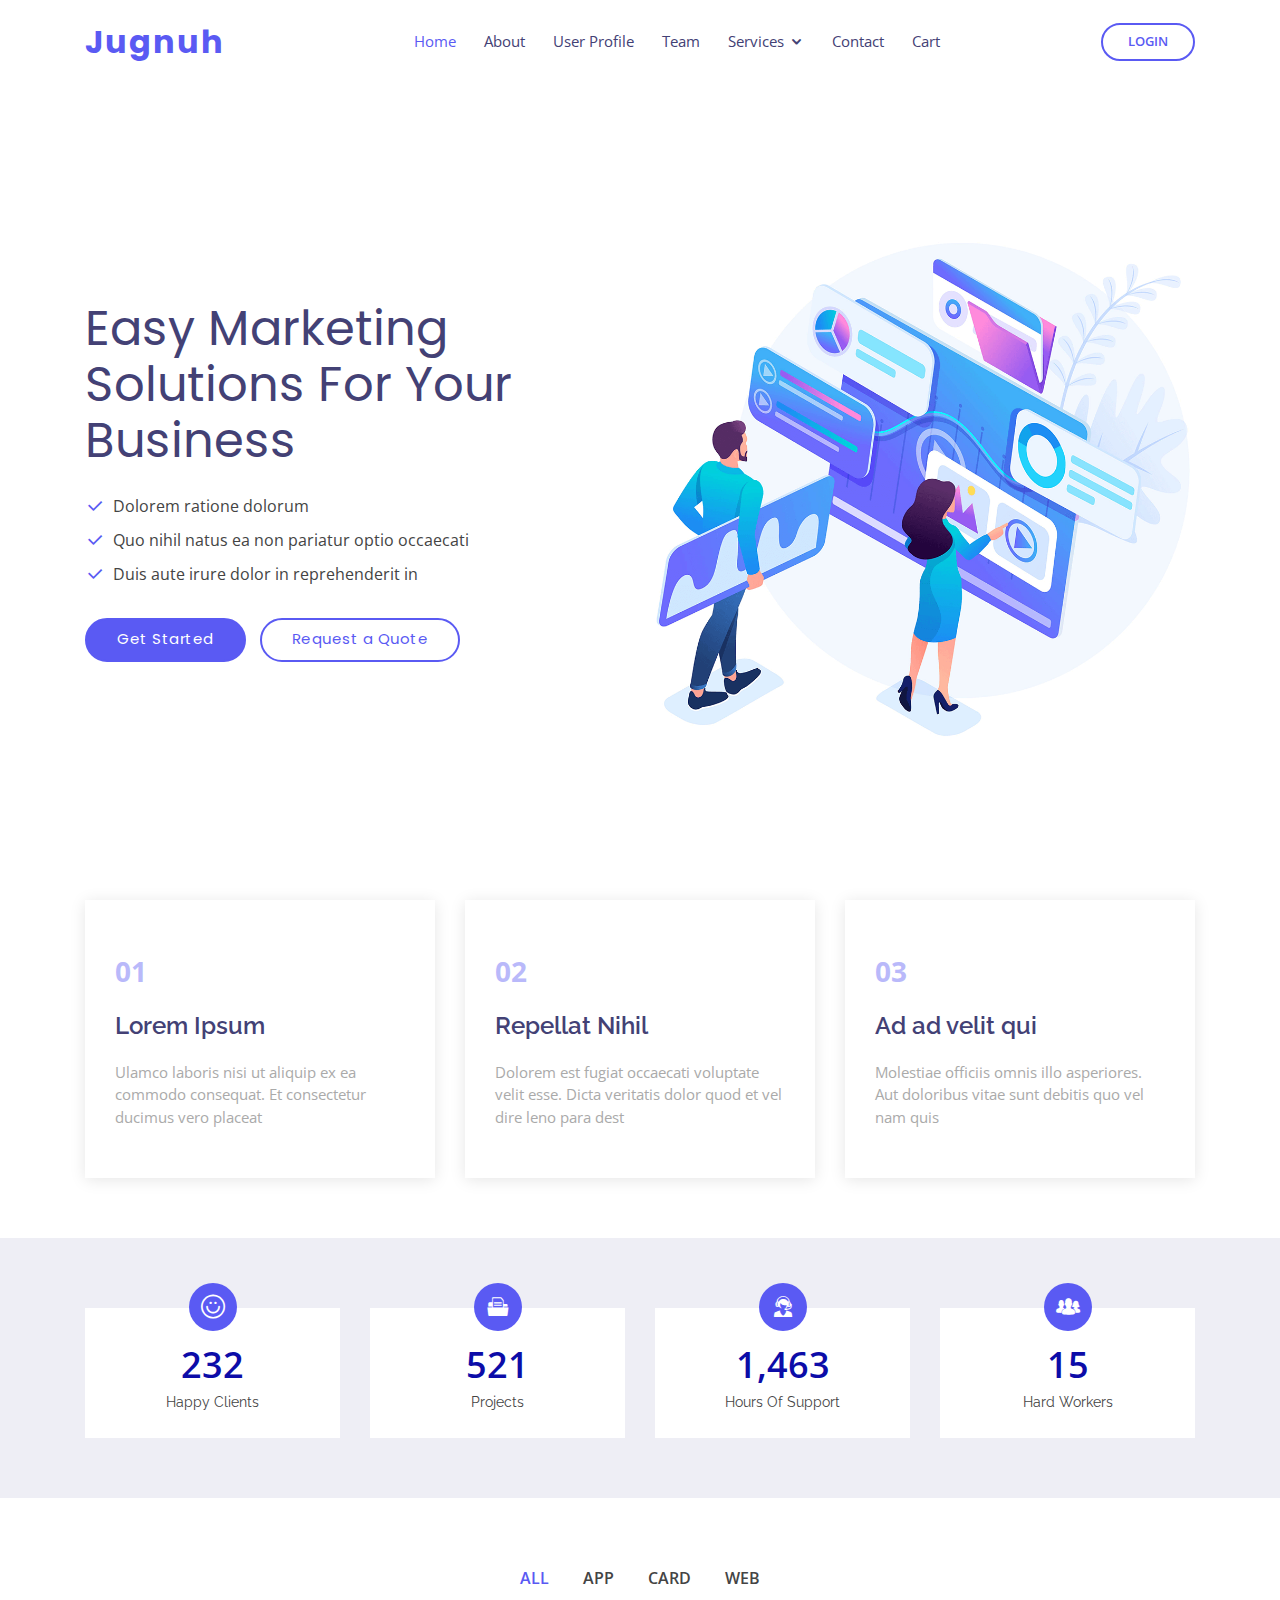
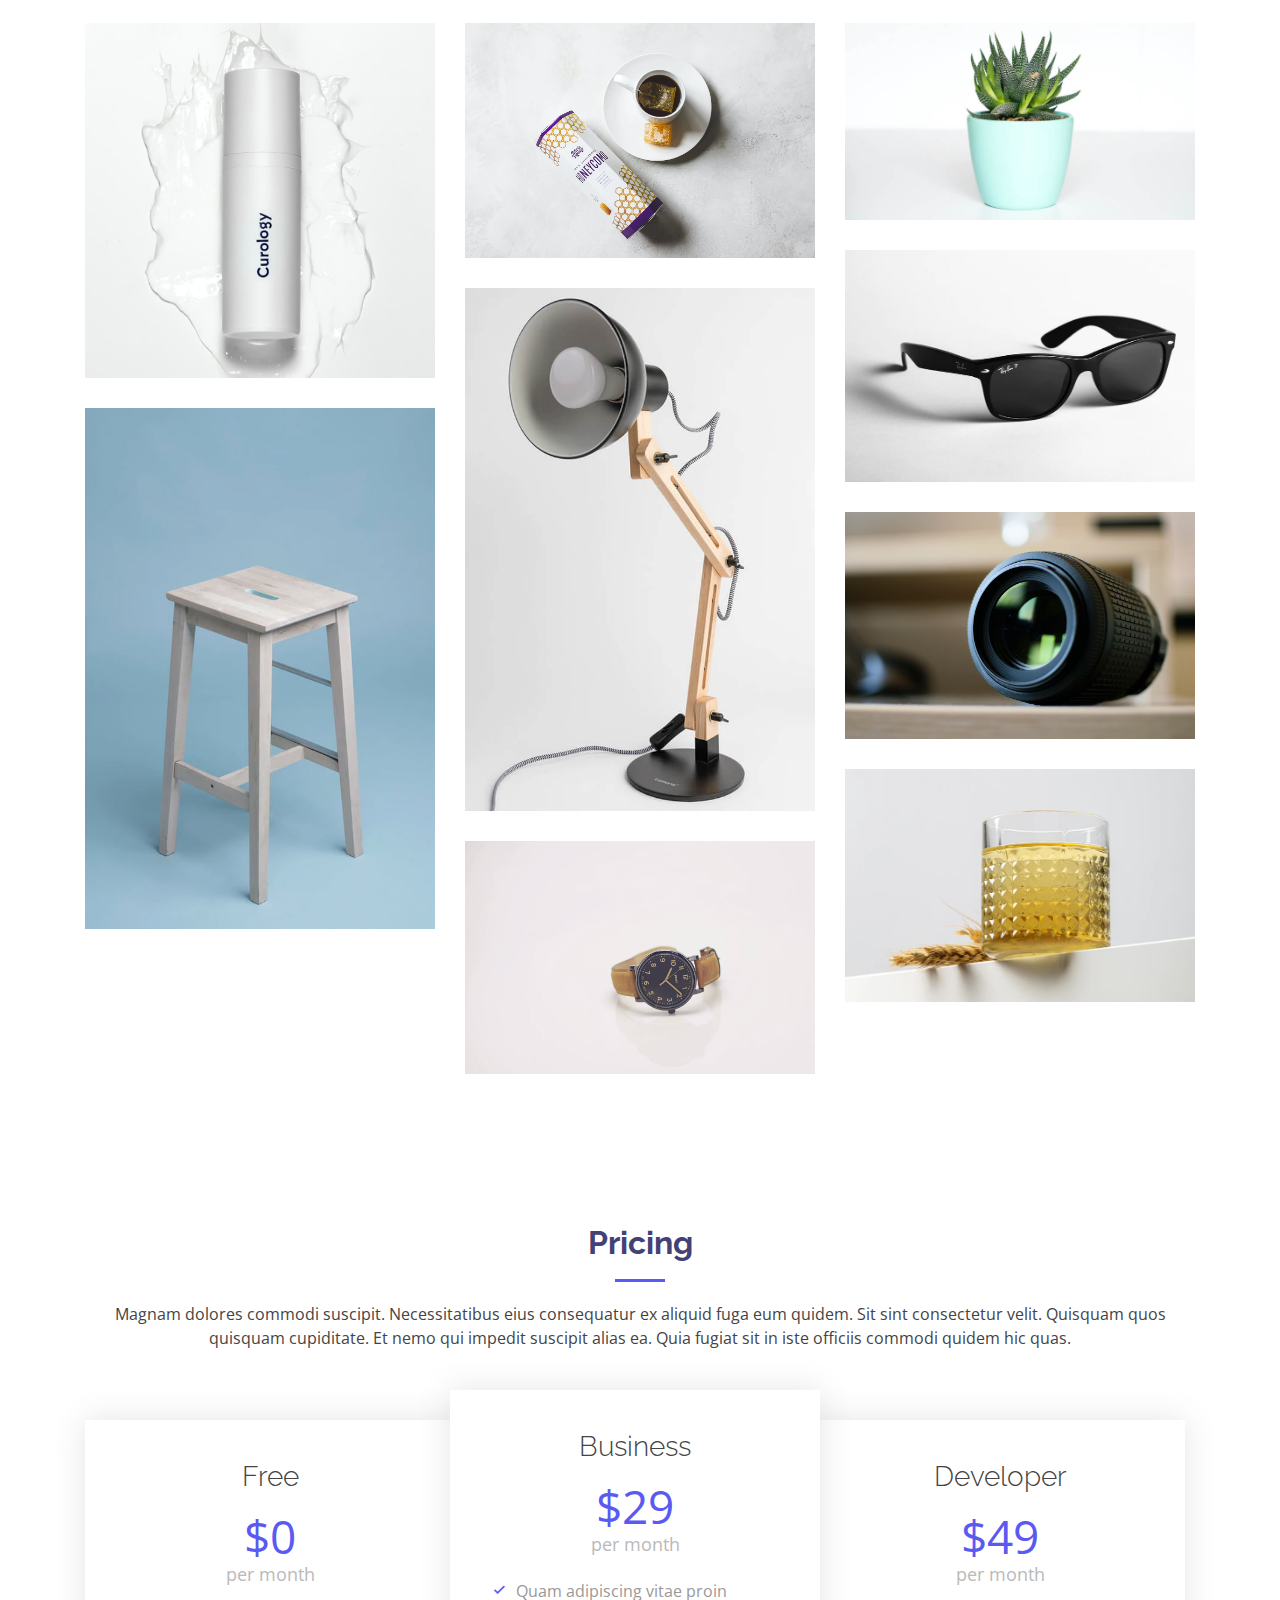
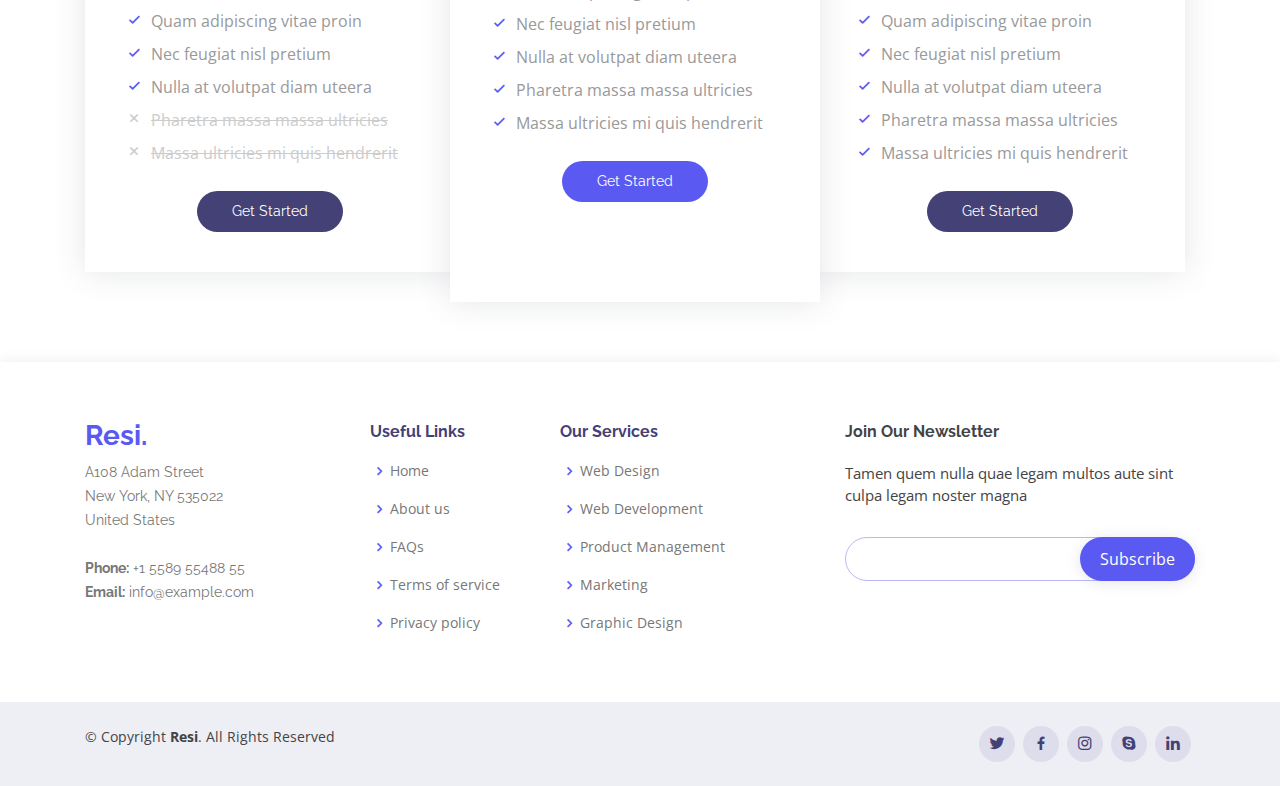
<file: index.html>
<!DOCTYPE html>
<html lang="en">

<head>
  <meta charset="utf-8">
  <meta content="width=device-width, initial-scale=1.0" name="viewport">

  <title>Jugnuh</title>
  <meta content="" name="descriptison">
  <meta content="" name="keywords">

  <!-- Favicons -->
  <link href="assets/img/favicon.png" rel="icon">
  <link href="assets/img/apple-touch-icon.png" rel="apple-touch-icon">

  <!-- Google Fonts -->
  <link href="https://fonts.googleapis.com/css?family=Open+Sans:300,300i,400,400i,600,600i,700,700i|Raleway:300,300i,400,400i,500,500i,600,600i,700,700i|Poppins:300,300i,400,400i,500,500i,600,600i,700,700i" rel="stylesheet">

  <!-- Vendor CSS Files -->
  <link href="assets/vendor/bootstrap/css/bootstrap.min.css" rel="stylesheet">
  <link href="assets/vendor/icofont/icofont.min.css" rel="stylesheet">
  <link href="assets/vendor/boxicons/css/boxicons.min.css" rel="stylesheet">
  <link href="assets/vendor/remixicon/remixicon.css" rel="stylesheet">
  <link href="assets/vendor/venobox/venobox.css" rel="stylesheet">
  <link href="assets/vendor/owl.carousel/assets/owl.carousel.min.css" rel="stylesheet">

  <!-- Template Main CSS File -->
  <link href="assets/css/style.css" rel="stylesheet">

  <!-- =======================================================
  * Template Name: Resi - v2.1.0
  * Template URL: https://bootstrapmade.com/resi-free-bootstrap-html-template/
  * Author: BootstrapMade.com
  * License: https://bootstrapmade.com/license/
  ======================================================== -->
</head>

<body>

  <!-- ======= Header ======= -->
  <header id="header" class="fixed-top ">
    <div class="container d-flex align-items-center justify-content-between">

      <h1 class="logo"><a href="index.html">Jugnuh</a></h1>
      <!-- Uncomment below if you prefer to use an image logo -->
      <!-- <a href="index.html" class="logo"><img src="assets/img/logo.png" alt="" class="img-fluid"></a>-->

      <nav class="nav-menu d-none d-lg-block">
        <ul>
          <li class="active"><a href="index.html">Home</a></li>
          <li><a href="about.html">About</a></li>

          <li><a href="userP.html">User Profile</a></li>
          <li><a href="team.html">Team</a></li>
          <li class="drop-down"><a href="services.html">Services</a>
            <ul>
              <li><a href="#">Drop Down 1</a></li>
              <li class="drop-down"><a href="#">Deep Drop Down</a>
                <ul>
                  <li><a href="#">Deep Drop Down 1</a></li>
                  <li><a href="#">Deep Drop Down 2</a></li>
                  <li><a href="#">Deep Drop Down 3</a></li>
                  <li><a href="#">Deep Drop Down 4</a></li>
                  <li><a href="#">Deep Drop Down 5</a></li>
                </ul>
              </li>
              <li><a href="#">Drop Down 2</a></li>
              <li><a href="#">Drop Down 3</a></li>
              <li><a href="#">Drop Down 4</a></li>
            </ul>
          </li>
          <li><a href="contact.html">Contact</a></li>
          <li><a href="">Cart</a></li>

        </ul>
      </nav><!-- .nav-menu -->

      <a href="login.html" class="get-started-btn scrollto">Login</a>

    </div>
  </header><!-- End Header -->

  <!-- ======= Hero Section ======= -->
  <section id="hero" class="d-flex align-items-center">

    <div class="container">
      <div class="row">
        <div class="col-lg-6 pt-2 pt-lg-0 order-2 order-lg-1 d-flex flex-column justify-content-center">
          <h1>Easy Marketing Solutions For Your Business</h1>
          <ul>
            <li><i class="ri-check-line"></i> Dolorem ratione dolorum</li>
            <li><i class="ri-check-line"></i> Quo nihil natus ea non pariatur optio occaecati</li>
            <li><i class="ri-check-line"></i> Duis aute irure dolor in reprehenderit in</li>
          </ul>
          <div class="mt-3">
            <a href="#about" class="btn-get-started scrollto">Get Started</a>
            <a href="" class="btn-get-quote">Request a Quote</a>
          </div>
        </div>
        <div class="col-lg-6 order-1 order-lg-2 hero-img">
          <img src="assets/img/hero-img.png" class="img-fluid" alt="">
        </div>
      </div>
    </div>

  </section><!-- End Hero -->

  <main id="main">

    <!-- ======= Why Us Section ======= -->
    <section id="why-us" class="why-us">
      <div class="container">

        <div class="row">

          <div class="col-lg-4">
            <div class="box">
              <span>01</span>
              <h4>Lorem Ipsum</h4>
              <p>Ulamco laboris nisi ut aliquip ex ea commodo consequat. Et consectetur ducimus vero placeat</p>
            </div>
          </div>

          <div class="col-lg-4 mt-4 mt-lg-0">
            <div class="box">
              <span>02</span>
              <h4>Repellat Nihil</h4>
              <p>Dolorem est fugiat occaecati voluptate velit esse. Dicta veritatis dolor quod et vel dire leno para dest</p>
            </div>
          </div>

          <div class="col-lg-4 mt-4 mt-lg-0">
            <div class="box">
              <span>03</span>
              <h4> Ad ad velit qui</h4>
              <p>Molestiae officiis omnis illo asperiores. Aut doloribus vitae sunt debitis quo vel nam quis</p>
            </div>
          </div>

        </div>

      </div>
    </section><!-- End Why Us Section -->

    <!-- ======= Counts Section ======= -->
    <section id="counts" class="counts section-bg">
      <div class="container">

        <div class="row">

          <div class="col-lg-3 col-md-6">
            <div class="count-box">
              <i class="icofont-simple-smile"></i>
              <span data-toggle="counter-up">232</span>
              <p>Happy Clients</p>
            </div>
          </div>

          <div class="col-lg-3 col-md-6 mt-5 mt-md-0">
            <div class="count-box">
              <i class="icofont-document-folder"></i>
              <span data-toggle="counter-up">521</span>
              <p>Projects</p>
            </div>
          </div>

          <div class="col-lg-3 col-md-6 mt-5 mt-lg-0">
            <div class="count-box">
              <i class="icofont-live-support"></i>
              <span data-toggle="counter-up">1,463</span>
              <p>Hours Of Support</p>
            </div>
          </div>

          <div class="col-lg-3 col-md-6 mt-5 mt-lg-0">
            <div class="count-box">
              <i class="icofont-users-alt-5"></i>
              <span data-toggle="counter-up">15</span>
              <p>Hard Workers</p>
            </div>
          </div>

        </div>

      </div>
    </section><!-- End Counts Section -->

  

    <!-- ======= Portfolio Section ======= -->
    <section id="portfolio" class="portfolio">
      <div class="container">

        <div class="row">
          <div class="col-lg-12 d-flex justify-content-center">
            <ul id="portfolio-flters">
              <li data-filter="*" class="filter-active">All</li>
              <li data-filter=".filter-app">App</li>
              <li data-filter=".filter-card">Card</li>
              <li data-filter=".filter-web">Web</li>
            </ul>
          </div>
        </div>

        <div class="row portfolio-container">

          <div class="col-lg-4 col-md-6 portfolio-item filter-app">
            <div class="portfolio-wrap">
              <img src="assets/img/portfolio/portfolio-1.jpg" class="img-fluid" alt="">
              <div class="portfolio-info">
                <h4>App 1</h4>
                <p>App</p>
                <div class="portfolio-links">
                  <a href="assets/img/portfolio/portfolio-1.jpg" data-gall="portfolioGallery" class="venobox" title="App 1"><i class="bx bx-plus"></i></a>
                  <a href="portfolio-details.html" title="More Details"><i class="bx bx-link"></i></a>
                </div>
              </div>
            </div>
          </div>

          <div class="col-lg-4 col-md-6 portfolio-item filter-web">
            <div class="portfolio-wrap">
              <img src="assets/img/portfolio/portfolio-2.jpg" class="img-fluid" alt="">
              <div class="portfolio-info">
                <h4>Web 3</h4>
                <p>Web</p>
                <div class="portfolio-links">
                  <a href="assets/img/portfolio/portfolio-2.jpg" data-gall="portfolioGallery" class="venobox" title="Web 3"><i class="bx bx-plus"></i></a>
                  <a href="portfolio-details.html" title="More Details"><i class="bx bx-link"></i></a>
                </div>
              </div>
            </div>
          </div>

          <div class="col-lg-4 col-md-6 portfolio-item filter-app">
            <div class="portfolio-wrap">
              <img src="assets/img/portfolio/portfolio-3.jpg" class="img-fluid" alt="">
              <div class="portfolio-info">
                <h4>App 2</h4>
                <p>App</p>
                <div class="portfolio-links">
                  <a href="assets/img/portfolio/portfolio-3.jpg" data-gall="portfolioGallery" class="venobox" title="App 2"><i class="bx bx-plus"></i></a>
                  <a href="portfolio-details.html" title="More Details"><i class="bx bx-link"></i></a>
                </div>
              </div>
            </div>
          </div>

          <div class="col-lg-4 col-md-6 portfolio-item filter-card">
            <div class="portfolio-wrap">
              <img src="assets/img/portfolio/portfolio-4.jpg" class="img-fluid" alt="">
              <div class="portfolio-info">
                <h4>Card 2</h4>
                <p>Card</p>
                <div class="portfolio-links">
                  <a href="assets/img/portfolio/portfolio-4.jpg" data-gall="portfolioGallery" class="venobox" title="Card 2"><i class="bx bx-plus"></i></a>
                  <a href="portfolio-details.html" title="More Details"><i class="bx bx-link"></i></a>
                </div>
              </div>
            </div>
          </div>

          <div class="col-lg-4 col-md-6 portfolio-item filter-web">
            <div class="portfolio-wrap">
              <img src="assets/img/portfolio/portfolio-5.jpg" class="img-fluid" alt="">
              <div class="portfolio-info">
                <h4>Web 2</h4>
                <p>Web</p>
                <div class="portfolio-links">
                  <a href="assets/img/portfolio/portfolio-5.jpg" data-gall="portfolioGallery" class="venobox" title="Web 2"><i class="bx bx-plus"></i></a>
                  <a href="portfolio-details.html" title="More Details"><i class="bx bx-link"></i></a>
                </div>
              </div>
            </div>
          </div>

          <div class="col-lg-4 col-md-6 portfolio-item filter-app">
            <div class="portfolio-wrap">
              <img src="assets/img/portfolio/portfolio-6.jpg" class="img-fluid" alt="">
              <div class="portfolio-info">
                <h4>App 3</h4>
                <p>App</p>
                <div class="portfolio-links">
                  <a href="assets/img/portfolio/portfolio-6.jpg" data-gall="portfolioGallery" class="venobox" title="App 3"><i class="bx bx-plus"></i></a>
                  <a href="portfolio-details.html" title="More Details"><i class="bx bx-link"></i></a>
                </div>
              </div>
            </div>
          </div>

          <div class="col-lg-4 col-md-6 portfolio-item filter-card">
            <div class="portfolio-wrap">
              <img src="assets/img/portfolio/portfolio-7.jpg" class="img-fluid" alt="">
              <div class="portfolio-info">
                <h4>Card 1</h4>
                <p>Card</p>
                <div class="portfolio-links">
                  <a href="assets/img/portfolio/portfolio-7.jpg" data-gall="portfolioGallery" class="venobox" title="Card 1"><i class="bx bx-plus"></i></a>
                  <a href="portfolio-details.html" title="More Details"><i class="bx bx-link"></i></a>
                </div>
              </div>
            </div>
          </div>

          <div class="col-lg-4 col-md-6 portfolio-item filter-card">
            <div class="portfolio-wrap">
              <img src="assets/img/portfolio/portfolio-8.jpg" class="img-fluid" alt="">
              <div class="portfolio-info">
                <h4>Card 3</h4>
                <p>Card</p>
                <div class="portfolio-links">
                  <a href="assets/img/portfolio/portfolio-8.jpg" data-gall="portfolioGallery" class="venobox" title="Card 3"><i class="bx bx-plus"></i></a>
                  <a href="portfolio-details.html" title="More Details"><i class="bx bx-link"></i></a>
                </div>
              </div>
            </div>
          </div>

          <div class="col-lg-4 col-md-6 portfolio-item filter-web">
            <div class="portfolio-wrap">
              <img src="assets/img/portfolio/portfolio-9.jpg" class="img-fluid" alt="">
              <div class="portfolio-info">
                <h4>Web 3</h4>
                <p>Web</p>
                <div class="portfolio-links">
                  <a href="assets/img/portfolio/portfolio-9.jpg" data-gall="portfolioGallery" class="venobox" title="Web 3"><i class="bx bx-plus"></i></a>
                  <a href="portfolio-details.html" title="More Details"><i class="bx bx-link"></i></a>
                </div>
              </div>
            </div>
          </div>

        </div>

      </div>
    </section><!-- End Portfolio Section -->

  

    <!-- ======= Pricing Section ======= -->
    <section id="pricing" class="pricing">
      <div class="container">

        <div class="section-title">
          <h2>Pricing</h2>
          <p>Magnam dolores commodi suscipit. Necessitatibus eius consequatur ex aliquid fuga eum quidem. Sit sint consectetur velit. Quisquam quos quisquam cupiditate. Et nemo qui impedit suscipit alias ea. Quia fugiat sit in iste officiis commodi quidem hic quas.</p>
        </div>

        <div class="row no-gutters">

          <div class="col-lg-4 box">
            <h3>Free</h3>
            <h4>$0<span>per month</span></h4>
            <ul>
              <li><i class="bx bx-check"></i> Quam adipiscing vitae proin</li>
              <li><i class="bx bx-check"></i> Nec feugiat nisl pretium</li>
              <li><i class="bx bx-check"></i> Nulla at volutpat diam uteera</li>
              <li class="na"><i class="bx bx-x"></i> <span>Pharetra massa massa ultricies</span></li>
              <li class="na"><i class="bx bx-x"></i> <span>Massa ultricies mi quis hendrerit</span></li>
            </ul>
            <a href="#" class="btn-buy">Get Started</a>
          </div>

          <div class="col-lg-4 box featured">
            <h3>Business</h3>
            <h4>$29<span>per month</span></h4>
            <ul>
              <li><i class="bx bx-check"></i> Quam adipiscing vitae proin</li>
              <li><i class="bx bx-check"></i> Nec feugiat nisl pretium</li>
              <li><i class="bx bx-check"></i> Nulla at volutpat diam uteera</li>
              <li><i class="bx bx-check"></i> Pharetra massa massa ultricies</li>
              <li><i class="bx bx-check"></i> Massa ultricies mi quis hendrerit</li>
            </ul>
            <a href="#" class="btn-buy">Get Started</a>
          </div>

          <div class="col-lg-4 box">
            <h3>Developer</h3>
            <h4>$49<span>per month</span></h4>
            <ul>
              <li><i class="bx bx-check"></i> Quam adipiscing vitae proin</li>
              <li><i class="bx bx-check"></i> Nec feugiat nisl pretium</li>
              <li><i class="bx bx-check"></i> Nulla at volutpat diam uteera</li>
              <li><i class="bx bx-check"></i> Pharetra massa massa ultricies</li>
              <li><i class="bx bx-check"></i> Massa ultricies mi quis hendrerit</li>
            </ul>
            <a href="#" class="btn-buy">Get Started</a>
          </div>

        </div>

      </div>
    </section><!-- End Pricing Section -->

   
    
  </main><!-- End #main -->

  <!-- ======= Footer ======= -->
  <footer id="footer">

    <div class="footer-top">
      <div class="container">
        <div class="row">

          <div class="col-lg-3 col-md-6 footer-contact">
            <h3>Resi.</h3>
            <p>
              A108 Adam Street <br>
              New York, NY 535022<br>
              United States <br><br>
              <strong>Phone:</strong> +1 5589 55488 55<br>
              <strong>Email:</strong> info@example.com<br>
            </p>
          </div>

          <div class="col-lg-2 col-md-6 footer-links">
            <h4>Useful Links</h4>
            <ul>
              <li><i class="bx bx-chevron-right"></i> <a href="#">Home</a></li>
              <li><i class="bx bx-chevron-right"></i> <a href="#">About us</a></li>
              <li><i class="bx bx-chevron-right"></i> <a href="#">FAQs</a></li>
              <li><i class="bx bx-chevron-right"></i> <a href="#">Terms of service</a></li>
              <li><i class="bx bx-chevron-right"></i> <a href="#">Privacy policy</a></li>
            </ul>
          </div>

          <div class="col-lg-3 col-md-6 footer-links">
            <h4>Our Services</h4>
            <ul>
              <li><i class="bx bx-chevron-right"></i> <a href="#">Web Design</a></li>
              <li><i class="bx bx-chevron-right"></i> <a href="#">Web Development</a></li>
              <li><i class="bx bx-chevron-right"></i> <a href="#">Product Management</a></li>
              <li><i class="bx bx-chevron-right"></i> <a href="#">Marketing</a></li>
              <li><i class="bx bx-chevron-right"></i> <a href="#">Graphic Design</a></li>
            </ul>
          </div>

          <div class="col-lg-4 col-md-6 footer-newsletter">
            <h4>Join Our Newsletter</h4>
            <p>Tamen quem nulla quae legam multos aute sint culpa legam noster magna</p>
            <form action="" method="post">
              <input type="email" name="email"><input type="submit" value="Subscribe">
            </form>
          </div>

        </div>
      </div>
    </div>

    <div class="container d-md-flex py-4">

      <div class="mr-md-auto text-center text-md-left">
        <div class="copyright">
          &copy; Copyright <strong><span>Resi</span></strong>. All Rights Reserved
        </div>
        
      </div>
      <div class="social-links text-center text-md-right pt-3 pt-md-0">
        <a href="#" class="twitter"><i class="bx bxl-twitter"></i></a>
        <a href="#" class="facebook"><i class="bx bxl-facebook"></i></a>
        <a href="#" class="instagram"><i class="bx bxl-instagram"></i></a>
        <a href="#" class="google-plus"><i class="bx bxl-skype"></i></a>
        <a href="#" class="linkedin"><i class="bx bxl-linkedin"></i></a>
      </div>
    </div>
  </footer><!-- End Footer -->

  <a href="#" class="back-to-top"><i class="icofont-simple-up"></i></a>

  <!-- Vendor JS Files -->
  <script src="assets/vendor/jquery/jquery.min.js"></script>
  <script src="assets/vendor/bootstrap/js/bootstrap.bundle.min.js"></script>
  <script src="assets/vendor/jquery.easing/jquery.easing.min.js"></script>
  <script src="assets/vendor/php-email-form/validate.js"></script>
  <script src="assets/vendor/waypoints/jquery.waypoints.min.js"></script>
  <script src="assets/vendor/counterup/counterup.min.js"></script>
  <script src="assets/vendor/isotope-layout/isotope.pkgd.min.js"></script>
  <script src="assets/vendor/venobox/venobox.min.js"></script>
  <script src="assets/vendor/owl.carousel/owl.carousel.min.js"></script>

  <!-- Template Main JS File -->
  <script src="assets/js/main.js"></script>

</body>

</html>
</file>
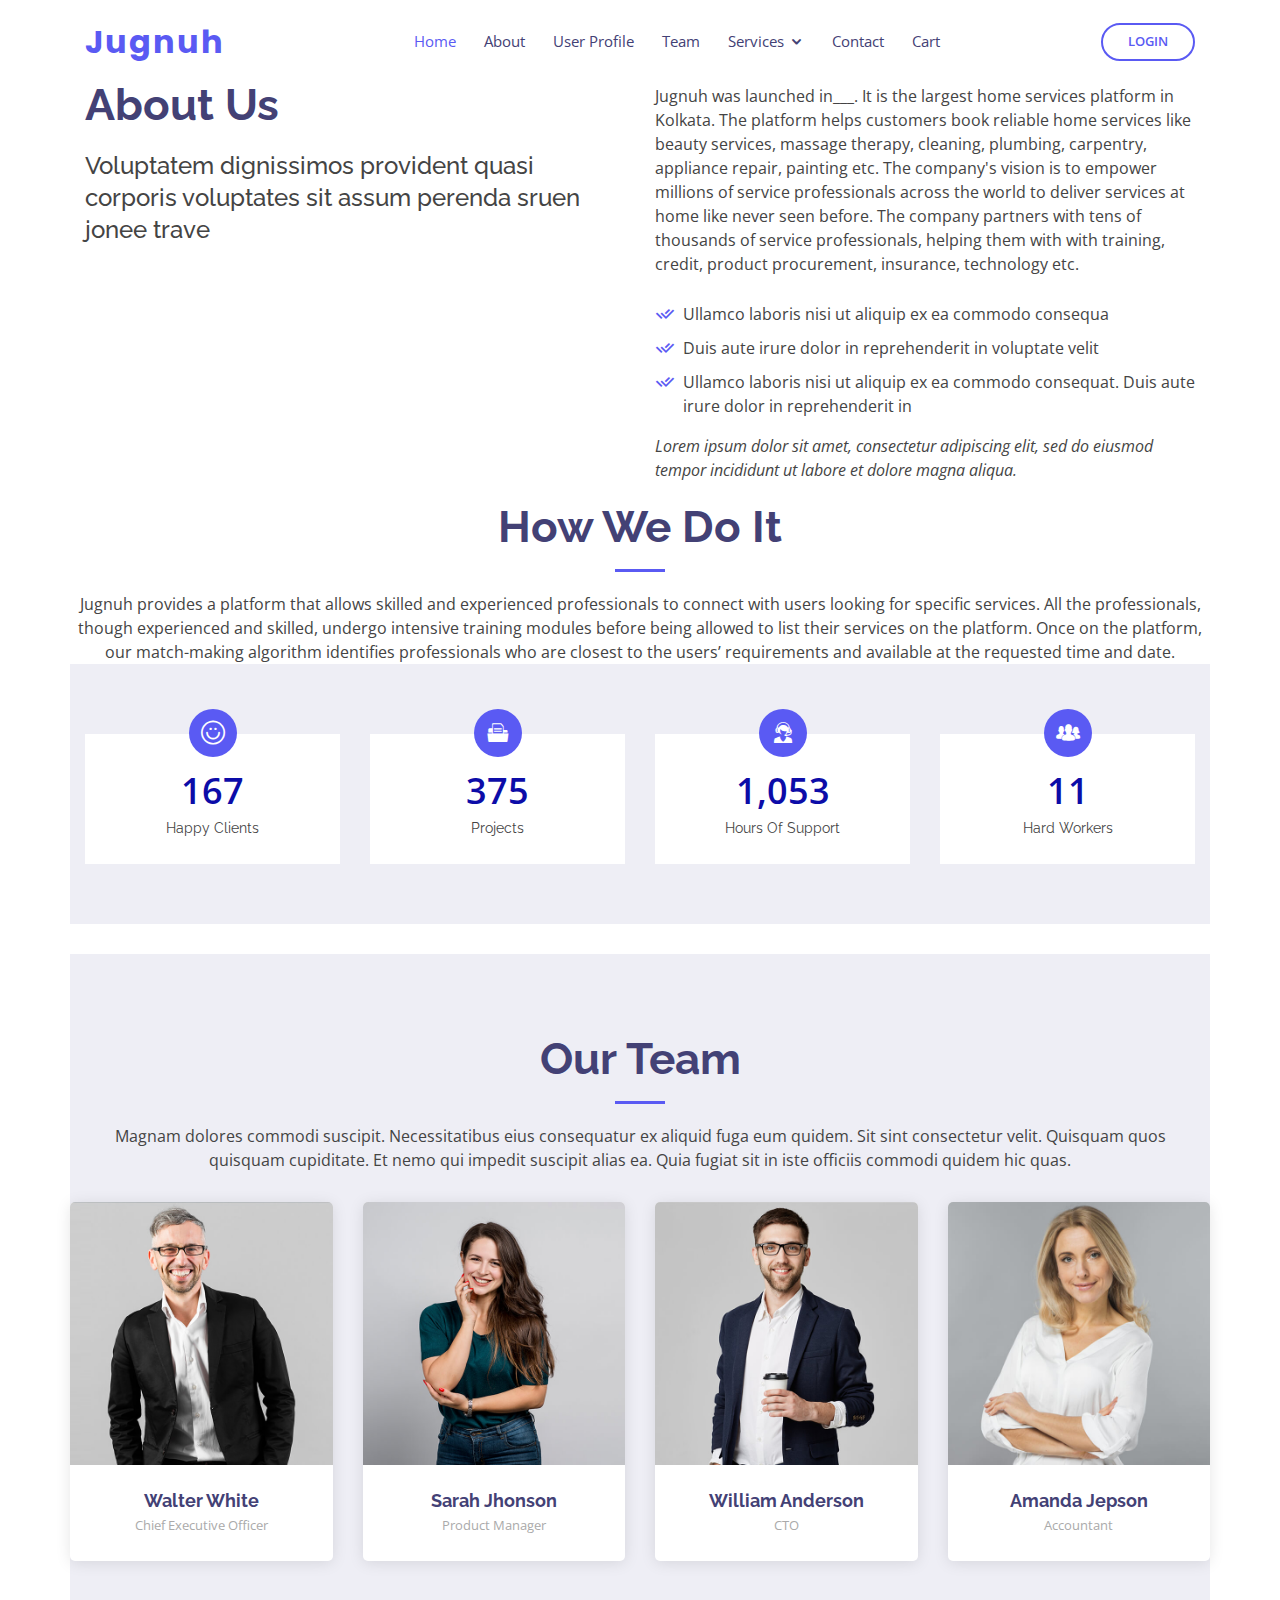
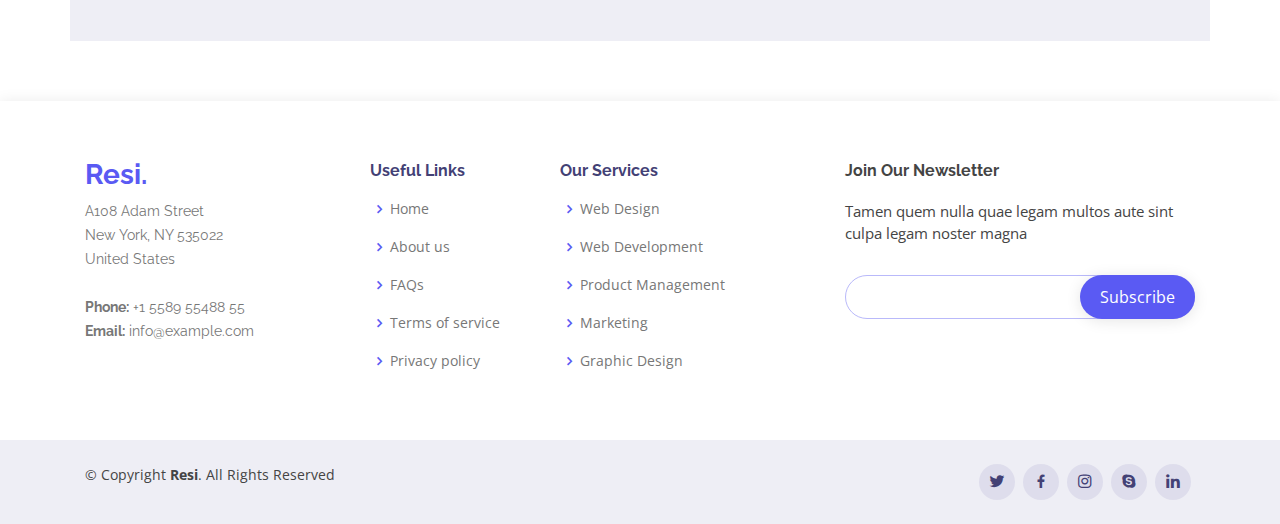
<file: about.html>
<!DOCTYPE html>
<html lang="en">

<head>
  <meta charset="utf-8">
  <meta content="width=device-width, initial-scale=1.0" name="viewport">

  <title>Jugnuh</title>
  <meta content="" name="descriptison">
  <meta content="" name="keywords">

  <!-- Favicons -->
  <link href="assets/img/favicon.png" rel="icon">
  <link href="assets/img/apple-touch-icon.png" rel="apple-touch-icon">

  <!-- Google Fonts -->
  <link href="https://fonts.googleapis.com/css?family=Open+Sans:300,300i,400,400i,600,600i,700,700i|Raleway:300,300i,400,400i,500,500i,600,600i,700,700i|Poppins:300,300i,400,400i,500,500i,600,600i,700,700i" rel="stylesheet">

  <!-- Vendor CSS Files -->
  <link href="assets/vendor/bootstrap/css/bootstrap.min.css" rel="stylesheet">
  <link href="assets/vendor/icofont/icofont.min.css" rel="stylesheet">
  <link href="assets/vendor/boxicons/css/boxicons.min.css" rel="stylesheet">
  <link href="assets/vendor/remixicon/remixicon.css" rel="stylesheet">
  <link href="assets/vendor/venobox/venobox.css" rel="stylesheet">
  <link href="assets/vendor/owl.carousel/assets/owl.carousel.min.css" rel="stylesheet">

  <!-- Template Main CSS File -->
  <link href="assets/css/style.css" rel="stylesheet">

  <!-- =======================================================
  * Template Name: Resi - v2.1.0
  * Template URL: https://bootstrapmade.com/resi-free-bootstrap-html-template/
  * Author: BootstrapMade.com
  * License: https://bootstrapmade.com/license/
  ======================================================== -->
</head>

<body>

  <!-- ======= Header ======= -->
  <header id="header" class="fixed-top ">
    <div class="container d-flex align-items-center justify-content-between">

      <h1 class="logo"><a href="index.html">Jugnuh</a></h1>
      <!-- Uncomment below if you prefer to use an image logo -->
      <!-- <a href="index.html" class="logo"><img src="assets/img/logo.png" alt="" class="img-fluid"></a>-->

      <nav class="nav-menu d-none d-lg-block">
        <ul>
          <li class="active"><a href="index.html">Home</a></li>
          <li><a href="about.html">About</a></li>

          <li><a href="userP.html">User Profile</a></li>
          <li><a href="team.html">Team</a></li>
          <li class="drop-down"><a href="services.html">Services</a>
            <ul>
              <li><a href="#">Drop Down 1</a></li>
              <li class="drop-down"><a href="#">Deep Drop Down</a>
                <ul>
                  <li><a href="#">Deep Drop Down 1</a></li>
                  <li><a href="#">Deep Drop Down 2</a></li>
                  <li><a href="#">Deep Drop Down 3</a></li>
                  <li><a href="#">Deep Drop Down 4</a></li>
                  <li><a href="#">Deep Drop Down 5</a></li>
                </ul>
              </li>
              <li><a href="#">Drop Down 2</a></li>
              <li><a href="#">Drop Down 3</a></li>
              <li><a href="#">Drop Down 4</a></li>
            </ul>
          </li>
          <li><a href="contact.html">Contact</a></li>
          <li><a href="">Cart</a></li>

        </ul>
      </nav><!-- .nav-menu -->

      <a href="login.html" class="get-started-btn scrollto">Login</a>

    </div>
  </header><!-- End Header -->


 <!-- ======= About Section ======= -->
 <section id="about" class="about">
    <div class="container">

      <div class="row content">
        <div class="col-lg-6">
          <h2>About Us</h2>
          <h3>Voluptatem dignissimos provident quasi corporis voluptates sit assum perenda sruen jonee trave</h3>
        </div>
        <div class="col-lg-6 pt-4 pt-lg-4">
          <p>
            Jugnuh was launched in___. It is the largest home services platform in Kolkata. The platform helps customers book reliable home services like beauty services, massage therapy, cleaning, plumbing, carpentry, appliance repair, painting etc. The company's vision is to empower millions of service professionals across the world to deliver services at home like never seen before. The company partners with tens of thousands of service professionals, helping them with  with training, credit, product procurement, insurance, technology etc.
          </p>
          <ul>
            <li><i class="ri-check-double-line"></i> Ullamco laboris nisi ut aliquip ex ea commodo consequa</li>
            <li><i class="ri-check-double-line"></i> Duis aute irure dolor in reprehenderit in voluptate velit</li>
            <li><i class="ri-check-double-line"></i> Ullamco laboris nisi ut aliquip ex ea commodo consequat. Duis aute irure dolor in reprehenderit in</li>
          </ul>
          <p class="font-italic">
            Lorem ipsum dolor sit amet, consectetur adipiscing elit, sed do eiusmod tempor incididunt ut labore et dolore
            magna aliqua.
          </p>
        </div>

        <div class="section-title">
          <h2>How We Do It </h2>
          <p>Jugnuh provides a platform that allows skilled and experienced professionals to connect with users looking for specific services. All the professionals, though experienced and skilled, undergo intensive training modules before being allowed to list their services on the platform. Once on the platform, our match-making algorithm identifies professionals who are closest to the users’ requirements and available at the requested time and date.</p>

        <section id="counts" class="counts section-bg">
          <div class="container">

            <div class="row">

              <div class="col-lg-3 col-md-6">
                <div class="count-box">
                  <i class="icofont-simple-smile"></i>
                  <span data-toggle="counter-up">232</span>
                  <p>Happy Clients</p>
                </div>
              </div>

              <div class="col-lg-3 col-md-6 mt-5 mt-md-0">
                <div class="count-box">
                  <i class="icofont-document-folder"></i>
                  <span data-toggle="counter-up">521</span>
                  <p>Projects</p>
                </div>
              </div>

              <div class="col-lg-3 col-md-6 mt-5 mt-lg-0">
                <div class="count-box">
                  <i class="icofont-live-support"></i>
                  <span data-toggle="counter-up">1,463</span>
                  <p>Hours Of Support</p>
                </div>
              </div>

              <div class="col-lg-3 col-md-6 mt-5 mt-lg-0">
                <div class="count-box">
                  <i class="icofont-users-alt-5"></i>
                  <span data-toggle="counter-up">15</span>
                  <p>Hard Workers</p>
                </div>
              </div>

            </div>

          </div>
        </section><!-- End Counts Section -->
</div>

<section id="team" class="team section-bg">
  <div class="container">
    <div class="section-title">
      <h2>Our Team</h2>
      <p>Magnam dolores commodi suscipit. Necessitatibus eius consequatur ex aliquid fuga eum quidem. Sit sint consectetur velit. Quisquam quos quisquam cupiditate. Et nemo qui impedit suscipit alias ea. Quia fugiat sit in iste officiis commodi quidem hic quas.</p>
    </div>
  </div>
  <div class="row">

    <div class="col-lg-3 col-md-6 d-flex align-items-stretch">
      <div class="member">
        <div class="member-img">
          <img src="assets/img/team/team-1.jpg" class="img-fluid" alt="">
          <div class="social">
            <a href=""><i class="icofont-twitter"></i></a>
            <a href=""><i class="icofont-facebook"></i></a>
            <a href=""><i class="icofont-instagram"></i></a>
            <a href=""><i class="icofont-linkedin"></i></a>
          </div>
        </div>
        <div class="member-info">
          <h4>Walter White</h4>
          <span>Chief Executive Officer</span>
        </div>
      </div>
    </div>

    <div class="col-lg-3 col-md-6 d-flex align-items-stretch">
      <div class="member">
        <div class="member-img">
          <img src="assets/img/team/team-2.jpg" class="img-fluid" alt="">
          <div class="social">
            <a href=""><i class="icofont-twitter"></i></a>
            <a href=""><i class="icofont-facebook"></i></a>
            <a href=""><i class="icofont-instagram"></i></a>
            <a href=""><i class="icofont-linkedin"></i></a>
          </div>
        </div>
        <div class="member-info">
          <h4>Sarah Jhonson</h4>
          <span>Product Manager</span>
        </div>
      </div>
    </div>

    <div class="col-lg-3 col-md-6 d-flex align-items-stretch">
      <div class="member">
        <div class="member-img">
          <img src="assets/img/team/team-3.jpg" class="img-fluid" alt="">
          <div class="social">
            <a href=""><i class="icofont-twitter"></i></a>
            <a href=""><i class="icofont-facebook"></i></a>
            <a href=""><i class="icofont-instagram"></i></a>
            <a href=""><i class="icofont-linkedin"></i></a>
          </div>
        </div>
        <div class="member-info">
          <h4>William Anderson</h4>
          <span>CTO</span>
        </div>
      </div>
    </div>

    <div class="col-lg-3 col-md-6 d-flex align-items-stretch">
      <div class="member">
        <div class="member-img">
          <img src="assets/img/team/team-4.jpg" class="img-fluid" alt="">
          <div class="social">
            <a href=""><i class="icofont-twitter"></i></a>
            <a href=""><i class="icofont-facebook"></i></a>
            <a href=""><i class="icofont-instagram"></i></a>
            <a href=""><i class="icofont-linkedin"></i></a>
          </div>
        </div>
        <div class="member-info">
          <h4>Amanda Jepson</h4>
          <span>Accountant</span>
        </div>
      </div>
    </div>

  </div>

</div>
</section><!-- End Team Section -->
</section>

</div>
</section><!-- End About Section -->












  <!-- ======= Footer ======= -->
  <footer id="footer">

    <div class="footer-top">
      <div class="container">
        <div class="row">

          <div class="col-lg-3 col-md-6 footer-contact">
            <h3>Resi.</h3>
            <p>
              A108 Adam Street <br>
              New York, NY 535022<br>
              United States <br><br>
              <strong>Phone:</strong> +1 5589 55488 55<br>
              <strong>Email:</strong> info@example.com<br>
            </p>
          </div>

          <div class="col-lg-2 col-md-6 footer-links">
            <h4>Useful Links</h4>
            <ul>
              <li><i class="bx bx-chevron-right"></i> <a href="#">Home</a></li>
              <li><i class="bx bx-chevron-right"></i> <a href="#">About us</a></li>
              <li><i class="bx bx-chevron-right"></i> <a href="#">FAQs</a></li>
              <li><i class="bx bx-chevron-right"></i> <a href="#">Terms of service</a></li>
              <li><i class="bx bx-chevron-right"></i> <a href="#">Privacy policy</a></li>
            </ul>
          </div>

          <div class="col-lg-3 col-md-6 footer-links">
            <h4>Our Services</h4>
            <ul>
              <li><i class="bx bx-chevron-right"></i> <a href="#">Web Design</a></li>
              <li><i class="bx bx-chevron-right"></i> <a href="#">Web Development</a></li>
              <li><i class="bx bx-chevron-right"></i> <a href="#">Product Management</a></li>
              <li><i class="bx bx-chevron-right"></i> <a href="#">Marketing</a></li>
              <li><i class="bx bx-chevron-right"></i> <a href="#">Graphic Design</a></li>
            </ul>
          </div>

          <div class="col-lg-4 col-md-6 footer-newsletter">
            <h4>Join Our Newsletter</h4>
            <p>Tamen quem nulla quae legam multos aute sint culpa legam noster magna</p>
            <form action="" method="post">
              <input type="email" name="email"><input type="submit" value="Subscribe">
            </form>
          </div>

        </div>
      </div>
    </div>

    <div class="container d-md-flex py-4">

      <div class="mr-md-auto text-center text-md-left">
        <div class="copyright">
          &copy; Copyright <strong><span>Resi</span></strong>. All Rights Reserved
        </div>

      </div>
      <div class="social-links text-center text-md-right pt-3 pt-md-0">
        <a href="#" class="twitter"><i class="bx bxl-twitter"></i></a>
        <a href="#" class="facebook"><i class="bx bxl-facebook"></i></a>
        <a href="#" class="instagram"><i class="bx bxl-instagram"></i></a>
        <a href="#" class="google-plus"><i class="bx bxl-skype"></i></a>
        <a href="#" class="linkedin"><i class="bx bxl-linkedin"></i></a>
      </div>
    </div>
  </footer><!-- End Footer -->

  <a href="#" class="back-to-top"><i class="icofont-simple-up"></i></a>

  <!-- Vendor JS Files -->
  <script src="assets/vendor/jquery/jquery.min.js"></script>
  <script src="assets/vendor/bootstrap/js/bootstrap.bundle.min.js"></script>
  <script src="assets/vendor/jquery.easing/jquery.easing.min.js"></script>
  <script src="assets/vendor/php-email-form/validate.js"></script>
  <script src="assets/vendor/waypoints/jquery.waypoints.min.js"></script>
  <script src="assets/vendor/counterup/counterup.min.js"></script>
  <script src="assets/vendor/isotope-layout/isotope.pkgd.min.js"></script>
  <script src="assets/vendor/venobox/venobox.min.js"></script>
  <script src="assets/vendor/owl.carousel/owl.carousel.min.js"></script>

  <!-- Template Main JS File -->
  <script src="assets/js/main.js"></script>

</body>

</html>
</file>
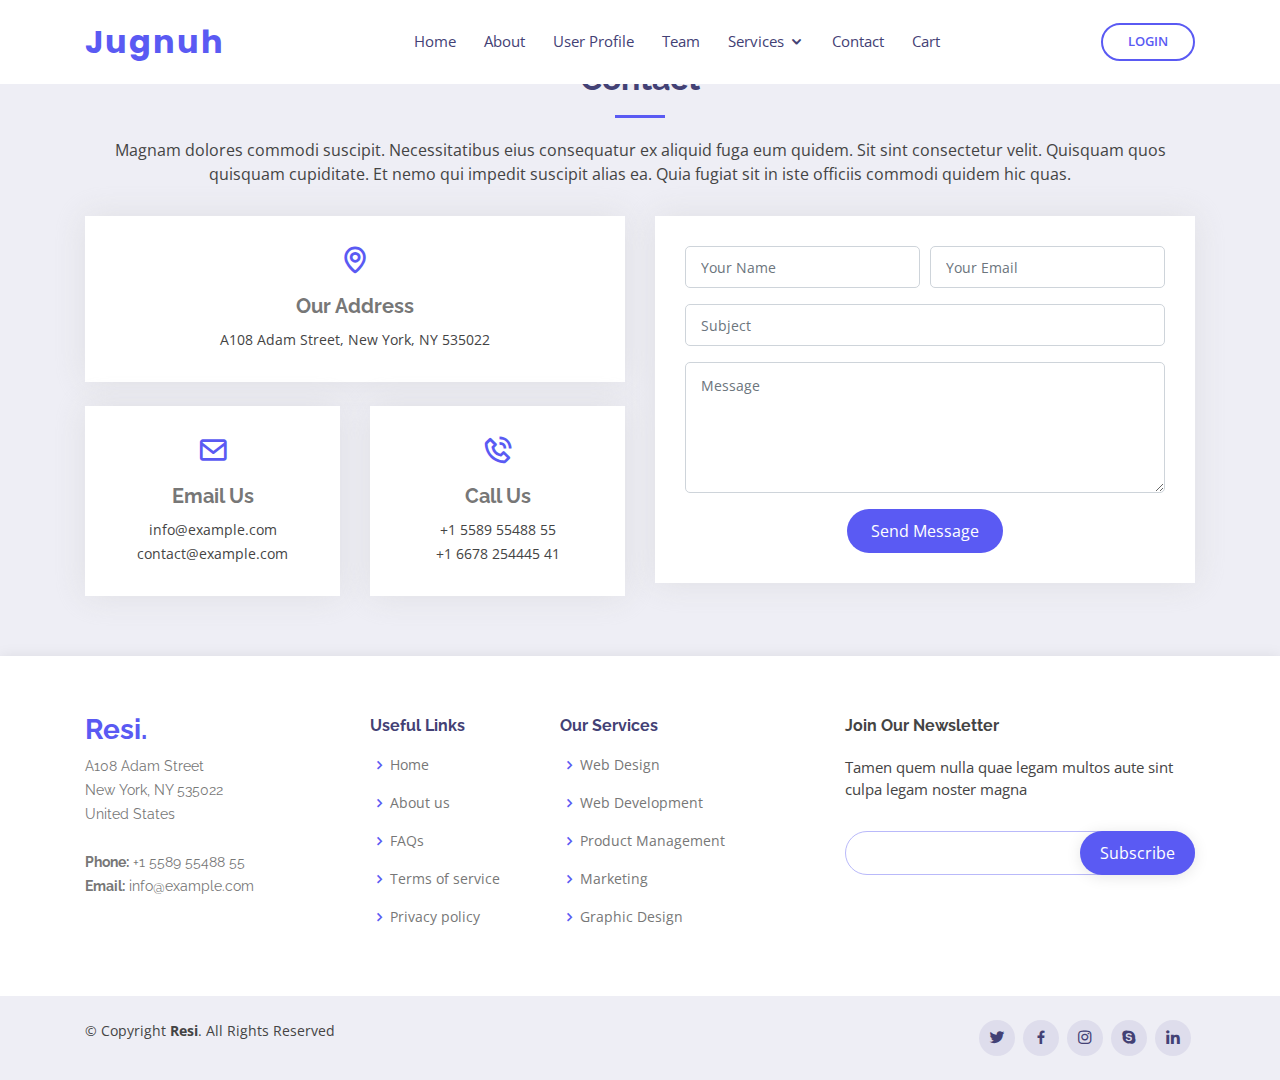
<file: contact.html>
<!DOCTYPE html>
<html lang="en">

<head>
  <meta charset="utf-8">
  <meta content="width=device-width, initial-scale=1.0" name="viewport">

  <title>Jugnuh</title>
  <meta content="" name="descriptison">
  <meta content="" name="keywords">

  <!-- Favicons -->
  <link href="assets/img/favicon.png" rel="icon">
  <link href="assets/img/apple-touch-icon.png" rel="apple-touch-icon">

  <!-- Google Fonts -->
  <link href="https://fonts.googleapis.com/css?family=Open+Sans:300,300i,400,400i,600,600i,700,700i|Raleway:300,300i,400,400i,500,500i,600,600i,700,700i|Poppins:300,300i,400,400i,500,500i,600,600i,700,700i" rel="stylesheet">

  <!-- Vendor CSS Files -->
  <link href="assets/vendor/bootstrap/css/bootstrap.min.css" rel="stylesheet">
  <link href="assets/vendor/icofont/icofont.min.css" rel="stylesheet">
  <link href="assets/vendor/boxicons/css/boxicons.min.css" rel="stylesheet">
  <link href="assets/vendor/remixicon/remixicon.css" rel="stylesheet">
  <link href="assets/vendor/venobox/venobox.css" rel="stylesheet">
  <link href="assets/vendor/owl.carousel/assets/owl.carousel.min.css" rel="stylesheet">

  <!-- Template Main CSS File -->
  <link href="assets/css/style.css" rel="stylesheet">

  <!-- =======================================================
  * Template Name: Resi - v2.1.0
  * Template URL: https://bootstrapmade.com/resi-free-bootstrap-html-template/
  * Author: BootstrapMade.com
  * License: https://bootstrapmade.com/license/
  ======================================================== -->
</head>

<body>

 <!-- ======= Header ======= -->
 <header id="header" class="fixed-top ">
  <div class="container d-flex align-items-center justify-content-between">

    <h1 class="logo"><a href="index.html">Jugnuh</a></h1>
    <!-- Uncomment below if you prefer to use an image logo -->
    <!-- <a href="index.html" class="logo"><img src="assets/img/logo.png" alt="" class="img-fluid"></a>-->

    <nav class="nav-menu d-none d-lg-block">
      <ul>
        <li><a href="index.html">Home</a></li>
        <li><a href="about.html">About</a></li>

        <li><a href="userP.html">User Profile</a></li>
        <li><a href="team.html">Team</a></li>
        <li class="drop-down"><a href="services.html">Services</a>
          <ul>
            <li><a href="#">Drop Down 1</a></li>
            <li class="drop-down"><a href="#">Deep Drop Down</a>
              <ul>
                <li><a href="#">Deep Drop Down 1</a></li>
                <li><a href="#">Deep Drop Down 2</a></li>
                <li><a href="#">Deep Drop Down 3</a></li>
                <li><a href="#">Deep Drop Down 4</a></li>
                <li><a href="#">Deep Drop Down 5</a></li>
              </ul>
            </li>
            <li><a href="#">Drop Down 2</a></li>
            <li><a href="#">Drop Down 3</a></li>
            <li><a href="#">Drop Down 4</a></li>
          </ul>
        </li>
        <li><a href="contact.html">Contact</a></li>
        <li><a href="">Cart</a></li>

      </ul>
    </nav><!-- .nav-menu -->

    <a href="login.html" class="get-started-btn scrollto">Login</a>

  </div>
</header><!-- End Header -->

  <!-- ======= Contact Section ======= -->
  <section id="contact" class="contact section-bg">
    <div class="container">

      <div class="section-title">
        <h2>Contact</h2>
        <p>Magnam dolores commodi suscipit. Necessitatibus eius consequatur ex aliquid fuga eum quidem. Sit sint consectetur velit. Quisquam quos quisquam cupiditate. Et nemo qui impedit suscipit alias ea. Quia fugiat sit in iste officiis commodi quidem hic quas.</p>
      </div>

      <div class="row">

        <div class="col-lg-6">

          <div class="row">
            <div class="col-md-12">
              <div class="info-box">
                <i class="bx bx-map"></i>
                <h3>Our Address</h3>
                <p>A108 Adam Street, New York, NY 535022</p>
              </div>
            </div>
            <div class="col-md-6">
              <div class="info-box mt-4">
                <i class="bx bx-envelope"></i>
                <h3>Email Us</h3>
                <p>info@example.com<br>contact@example.com</p>
              </div>
            </div>
            <div class="col-md-6">
              <div class="info-box mt-4">
                <i class="bx bx-phone-call"></i>
                <h3>Call Us</h3>
                <p>+1 5589 55488 55<br>+1 6678 254445 41</p>
              </div>
            </div>
          </div>

        </div>

        <div class="col-lg-6 mt-4 mt-lg-0">
          <form action="forms/contact.php" method="post" role="form" class="php-email-form">
            <div class="form-row">
              <div class="col-md-6 form-group">
                <input type="text" name="name" class="form-control" id="name" placeholder="Your Name" data-rule="minlen:4" data-msg="Please enter at least 4 chars" />
                <div class="validate"></div>
              </div>
              <div class="col-md-6 form-group">
                <input type="email" class="form-control" name="email" id="email" placeholder="Your Email" data-rule="email" data-msg="Please enter a valid email" />
                <div class="validate"></div>
              </div>
            </div>
            <div class="form-group">
              <input type="text" class="form-control" name="subject" id="subject" placeholder="Subject" data-rule="minlen:4" data-msg="Please enter at least 8 chars of subject" />
              <div class="validate"></div>
            </div>
            <div class="form-group">
              <textarea class="form-control" name="message" rows="5" data-rule="required" data-msg="Please write something for us" placeholder="Message"></textarea>
              <div class="validate"></div>
            </div>
            <div class="mb-3">
              <div class="loading">Loading</div>
              <div class="error-message"></div>
              <div class="sent-message">Your message has been sent. Thank you!</div>
            </div>
            <div class="text-center"><button type="submit">Send Message</button></div>
          </form>
        </div>

      </div>

    </div>
  </section><!-- End Contact Section -->






  <!-- ======= Footer ======= -->
  <footer id="footer">

    <div class="footer-top">
      <div class="container">
        <div class="row">

          <div class="col-lg-3 col-md-6 footer-contact">
            <h3>Resi.</h3>
            <p>
              A108 Adam Street <br>
              New York, NY 535022<br>
              United States <br><br>
              <strong>Phone:</strong> +1 5589 55488 55<br>
              <strong>Email:</strong> info@example.com<br>
            </p>
          </div>

          <div class="col-lg-2 col-md-6 footer-links">
            <h4>Useful Links</h4>
            <ul>
              <li><i class="bx bx-chevron-right"></i> <a href="#">Home</a></li>
              <li><i class="bx bx-chevron-right"></i> <a href="#">About us</a></li>
              <li><i class="bx bx-chevron-right"></i> <a href="#">FAQs</a></li>
              <li><i class="bx bx-chevron-right"></i> <a href="#">Terms of service</a></li>
              <li><i class="bx bx-chevron-right"></i> <a href="#">Privacy policy</a></li>
            </ul>
          </div>

          <div class="col-lg-3 col-md-6 footer-links">
            <h4>Our Services</h4>
            <ul>
              <li><i class="bx bx-chevron-right"></i> <a href="#">Web Design</a></li>
              <li><i class="bx bx-chevron-right"></i> <a href="#">Web Development</a></li>
              <li><i class="bx bx-chevron-right"></i> <a href="#">Product Management</a></li>
              <li><i class="bx bx-chevron-right"></i> <a href="#">Marketing</a></li>
              <li><i class="bx bx-chevron-right"></i> <a href="#">Graphic Design</a></li>
            </ul>
          </div>

          <div class="col-lg-4 col-md-6 footer-newsletter">
            <h4>Join Our Newsletter</h4>
            <p>Tamen quem nulla quae legam multos aute sint culpa legam noster magna</p>
            <form action="" method="post">
              <input type="email" name="email"><input type="submit" value="Subscribe">
            </form>
          </div>

        </div>
      </div>
    </div>

    <div class="container d-md-flex py-4">

      <div class="mr-md-auto text-center text-md-left">
        <div class="copyright">
          &copy; Copyright <strong><span>Resi</span></strong>. All Rights Reserved
        </div>
        
      </div>
      <div class="social-links text-center text-md-right pt-3 pt-md-0">
        <a href="#" class="twitter"><i class="bx bxl-twitter"></i></a>
        <a href="#" class="facebook"><i class="bx bxl-facebook"></i></a>
        <a href="#" class="instagram"><i class="bx bxl-instagram"></i></a>
        <a href="#" class="google-plus"><i class="bx bxl-skype"></i></a>
        <a href="#" class="linkedin"><i class="bx bxl-linkedin"></i></a>
      </div>
    </div>
  </footer><!-- End Footer -->

  <a href="#" class="back-to-top"><i class="icofont-simple-up"></i></a>

  <!-- Vendor JS Files -->
  <script src="assets/vendor/jquery/jquery.min.js"></script>
  <script src="assets/vendor/bootstrap/js/bootstrap.bundle.min.js"></script>
  <script src="assets/vendor/jquery.easing/jquery.easing.min.js"></script>
  <script src="assets/vendor/php-email-form/validate.js"></script>
  <script src="assets/vendor/waypoints/jquery.waypoints.min.js"></script>
  <script src="assets/vendor/counterup/counterup.min.js"></script>
  <script src="assets/vendor/isotope-layout/isotope.pkgd.min.js"></script>
  <script src="assets/vendor/venobox/venobox.min.js"></script>
  <script src="assets/vendor/owl.carousel/owl.carousel.min.js"></script>

  <!-- Template Main JS File -->
  <script src="assets/js/main.js"></script>

</body>

</html>
</file>
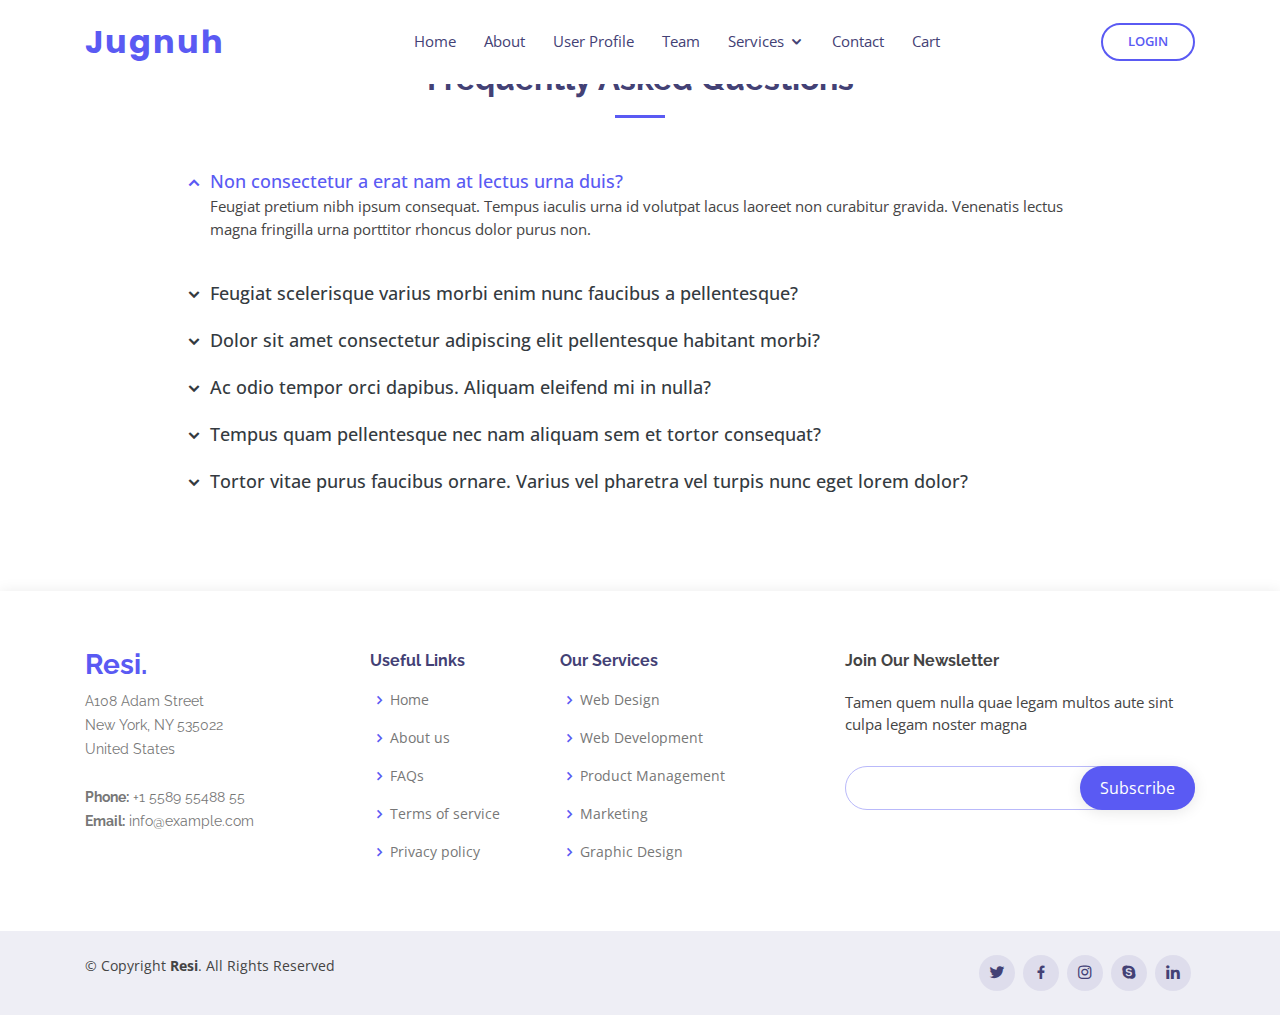
<file: FAQs.html>
<!DOCTYPE html>
<html lang="en">

<head>
  <meta charset="utf-8">
  <meta content="width=device-width, initial-scale=1.0" name="viewport">

  <title>Jugnuh</title>
  <meta content="" name="descriptison">
  <meta content="" name="keywords">

  <!-- Favicons -->
  <link href="assets/img/favicon.png" rel="icon">
  <link href="assets/img/apple-touch-icon.png" rel="apple-touch-icon">

  <!-- Google Fonts -->
  <link href="https://fonts.googleapis.com/css?family=Open+Sans:300,300i,400,400i,600,600i,700,700i|Raleway:300,300i,400,400i,500,500i,600,600i,700,700i|Poppins:300,300i,400,400i,500,500i,600,600i,700,700i" rel="stylesheet">

  <!-- Vendor CSS Files -->
  <link href="assets/vendor/bootstrap/css/bootstrap.min.css" rel="stylesheet">
  <link href="assets/vendor/icofont/icofont.min.css" rel="stylesheet">
  <link href="assets/vendor/boxicons/css/boxicons.min.css" rel="stylesheet">
  <link href="assets/vendor/remixicon/remixicon.css" rel="stylesheet">
  <link href="assets/vendor/venobox/venobox.css" rel="stylesheet">
  <link href="assets/vendor/owl.carousel/assets/owl.carousel.min.css" rel="stylesheet">

  <!-- Template Main CSS File -->
  <link href="assets/css/style.css" rel="stylesheet">

  <!-- =======================================================
  * Template Name: Resi - v2.1.0
  * Template URL: https://bootstrapmade.com/resi-free-bootstrap-html-template/
  * Author: BootstrapMade.com
  * License: https://bootstrapmade.com/license/
  ======================================================== -->
</head>

<body>

 <!-- ======= Header ======= -->
 <header id="header" class="fixed-top ">
  <div class="container d-flex align-items-center justify-content-between">

    <h1 class="logo"><a href="index.html">Jugnuh</a></h1>
    <!-- Uncomment below if you prefer to use an image logo -->
    <!-- <a href="index.html" class="logo"><img src="assets/img/logo.png" alt="" class="img-fluid"></a>-->

    <nav class="nav-menu d-none d-lg-block">
      <ul>
        <li><a href="index.html">Home</a></li>
        <li><a href="about.html">About</a></li>

        <li><a href="userP.html">User Profile</a></li>
        <li><a href="team.html">Team</a></li>
        <li class="drop-down"><a href="services.html">Services</a>
          <ul>
            <li><a href="#">Drop Down 1</a></li>
            <li class="drop-down"><a href="#">Deep Drop Down</a>
              <ul>
                <li><a href="#">Deep Drop Down 1</a></li>
                <li><a href="#">Deep Drop Down 2</a></li>
                <li><a href="#">Deep Drop Down 3</a></li>
                <li><a href="#">Deep Drop Down 4</a></li>
                <li><a href="#">Deep Drop Down 5</a></li>
              </ul>
            </li>
            <li><a href="#">Drop Down 2</a></li>
            <li><a href="#">Drop Down 3</a></li>
            <li><a href="#">Drop Down 4</a></li>
          </ul>
        </li>
        <li><a href="contact.html">Contact</a></li>
        <li><a href="">Cart</a></li>

      </ul>
    </nav><!-- .nav-menu -->

    <a href="login.html" class="get-started-btn scrollto">Login</a>

  </div>
</header><!-- End Header -->

 <!-- ======= Frequently Asked Questions Section ======= -->
 <section id="faq" class="faq">
    <div class="container">

      <div class="section-title">
        <h2>Frequently Asked Questions</h2>
      </div>

      <ul class="faq-list">

        <li>
          <a data-toggle="collapse" class="" href="#faq1">Non consectetur a erat nam at lectus urna duis? <i class="icofont-simple-up"></i></a>
          <div id="faq1" class="collapse show" data-parent=".faq-list">
            <p>
              Feugiat pretium nibh ipsum consequat. Tempus iaculis urna id volutpat lacus laoreet non curabitur gravida. Venenatis lectus magna fringilla urna porttitor rhoncus dolor purus non.
            </p>
          </div>
        </li>

        <li>
          <a data-toggle="collapse" href="#faq2" class="collapsed">Feugiat scelerisque varius morbi enim nunc faucibus a pellentesque? <i class="icofont-simple-up"></i></a>
          <div id="faq2" class="collapse" data-parent=".faq-list">
            <p>
              Dolor sit amet consectetur adipiscing elit pellentesque habitant morbi. Id interdum velit laoreet id donec ultrices. Fringilla phasellus faucibus scelerisque eleifend donec pretium. Est pellentesque elit ullamcorper dignissim. Mauris ultrices eros in cursus turpis massa tincidunt dui.
            </p>
          </div>
        </li>

        <li>
          <a data-toggle="collapse" href="#faq3" class="collapsed">Dolor sit amet consectetur adipiscing elit pellentesque habitant morbi? <i class="icofont-simple-up"></i></a>
          <div id="faq3" class="collapse" data-parent=".faq-list">
            <p>
              Eleifend mi in nulla posuere sollicitudin aliquam ultrices sagittis orci. Faucibus pulvinar elementum integer enim. Sem nulla pharetra diam sit amet nisl suscipit. Rutrum tellus pellentesque eu tincidunt. Lectus urna duis convallis convallis tellus. Urna molestie at elementum eu facilisis sed odio morbi quis
            </p>
          </div>
        </li>

        <li>
          <a data-toggle="collapse" href="#faq4" class="collapsed">Ac odio tempor orci dapibus. Aliquam eleifend mi in nulla? <i class="icofont-simple-up"></i></a>
          <div id="faq4" class="collapse" data-parent=".faq-list">
            <p>
              Dolor sit amet consectetur adipiscing elit pellentesque habitant morbi. Id interdum velit laoreet id donec ultrices. Fringilla phasellus faucibus scelerisque eleifend donec pretium. Est pellentesque elit ullamcorper dignissim. Mauris ultrices eros in cursus turpis massa tincidunt dui.
            </p>
          </div>
        </li>

        <li>
          <a data-toggle="collapse" href="#faq5" class="collapsed">Tempus quam pellentesque nec nam aliquam sem et tortor consequat? <i class="icofont-simple-up"></i></a>
          <div id="faq5" class="collapse" data-parent=".faq-list">
            <p>
              Molestie a iaculis at erat pellentesque adipiscing commodo. Dignissim suspendisse in est ante in. Nunc vel risus commodo viverra maecenas accumsan. Sit amet nisl suscipit adipiscing bibendum est. Purus gravida quis blandit turpis cursus in
            </p>
          </div>
        </li>

        <li>
          <a data-toggle="collapse" href="#faq6" class="collapsed">Tortor vitae purus faucibus ornare. Varius vel pharetra vel turpis nunc eget lorem dolor? <i class="icofont-simple-up"></i></a>
          <div id="faq6" class="collapse" data-parent=".faq-list">
            <p>
              Laoreet sit amet cursus sit amet dictum sit amet justo. Mauris vitae ultricies leo integer malesuada nunc vel. Tincidunt eget nullam non nisi est sit amet. Turpis nunc eget lorem dolor sed. Ut venenatis tellus in metus vulputate eu scelerisque. Pellentesque diam volutpat commodo sed egestas egestas fringilla phasellus faucibus. Nibh tellus molestie nunc non blandit massa enim nec.
            </p>
          </div>
        </li>

      </ul>

    </div>
  </section><!-- End Frequently Asked Questions Section -->








  <!-- ======= Footer ======= -->
  <footer id="footer">

    <div class="footer-top">
      <div class="container">
        <div class="row">

          <div class="col-lg-3 col-md-6 footer-contact">
            <h3>Resi.</h3>
            <p>
              A108 Adam Street <br>
              New York, NY 535022<br>
              United States <br><br>
              <strong>Phone:</strong> +1 5589 55488 55<br>
              <strong>Email:</strong> info@example.com<br>
            </p>
          </div>

          <div class="col-lg-2 col-md-6 footer-links">
            <h4>Useful Links</h4>
            <ul>
              <li><i class="bx bx-chevron-right"></i> <a href="#">Home</a></li>
              <li><i class="bx bx-chevron-right"></i> <a href="#">About us</a></li>
              <li><i class="bx bx-chevron-right"></i> <a href="#">FAQs</a></li>
              <li><i class="bx bx-chevron-right"></i> <a href="#">Terms of service</a></li>
              <li><i class="bx bx-chevron-right"></i> <a href="#">Privacy policy</a></li>
            </ul>
          </div>

          <div class="col-lg-3 col-md-6 footer-links">
            <h4>Our Services</h4>
            <ul>
              <li><i class="bx bx-chevron-right"></i> <a href="#">Web Design</a></li>
              <li><i class="bx bx-chevron-right"></i> <a href="#">Web Development</a></li>
              <li><i class="bx bx-chevron-right"></i> <a href="#">Product Management</a></li>
              <li><i class="bx bx-chevron-right"></i> <a href="#">Marketing</a></li>
              <li><i class="bx bx-chevron-right"></i> <a href="#">Graphic Design</a></li>
            </ul>
          </div>

          <div class="col-lg-4 col-md-6 footer-newsletter">
            <h4>Join Our Newsletter</h4>
            <p>Tamen quem nulla quae legam multos aute sint culpa legam noster magna</p>
            <form action="" method="post">
              <input type="email" name="email"><input type="submit" value="Subscribe">
            </form>
          </div>

        </div>
      </div>
    </div>

    <div class="container d-md-flex py-4">

      <div class="mr-md-auto text-center text-md-left">
        <div class="copyright">
          &copy; Copyright <strong><span>Resi</span></strong>. All Rights Reserved
        </div>
        
      </div>
      <div class="social-links text-center text-md-right pt-3 pt-md-0">
        <a href="#" class="twitter"><i class="bx bxl-twitter"></i></a>
        <a href="#" class="facebook"><i class="bx bxl-facebook"></i></a>
        <a href="#" class="instagram"><i class="bx bxl-instagram"></i></a>
        <a href="#" class="google-plus"><i class="bx bxl-skype"></i></a>
        <a href="#" class="linkedin"><i class="bx bxl-linkedin"></i></a>
      </div>
    </div>
  </footer><!-- End Footer -->

  <a href="#" class="back-to-top"><i class="icofont-simple-up"></i></a>

  <!-- Vendor JS Files -->
  <script src="assets/vendor/jquery/jquery.min.js"></script>
  <script src="assets/vendor/bootstrap/js/bootstrap.bundle.min.js"></script>
  <script src="assets/vendor/jquery.easing/jquery.easing.min.js"></script>
  <script src="assets/vendor/php-email-form/validate.js"></script>
  <script src="assets/vendor/waypoints/jquery.waypoints.min.js"></script>
  <script src="assets/vendor/counterup/counterup.min.js"></script>
  <script src="assets/vendor/isotope-layout/isotope.pkgd.min.js"></script>
  <script src="assets/vendor/venobox/venobox.min.js"></script>
  <script src="assets/vendor/owl.carousel/owl.carousel.min.js"></script>

  <!-- Template Main JS File -->
  <script src="assets/js/main.js"></script>

</body>

</html>
</file>
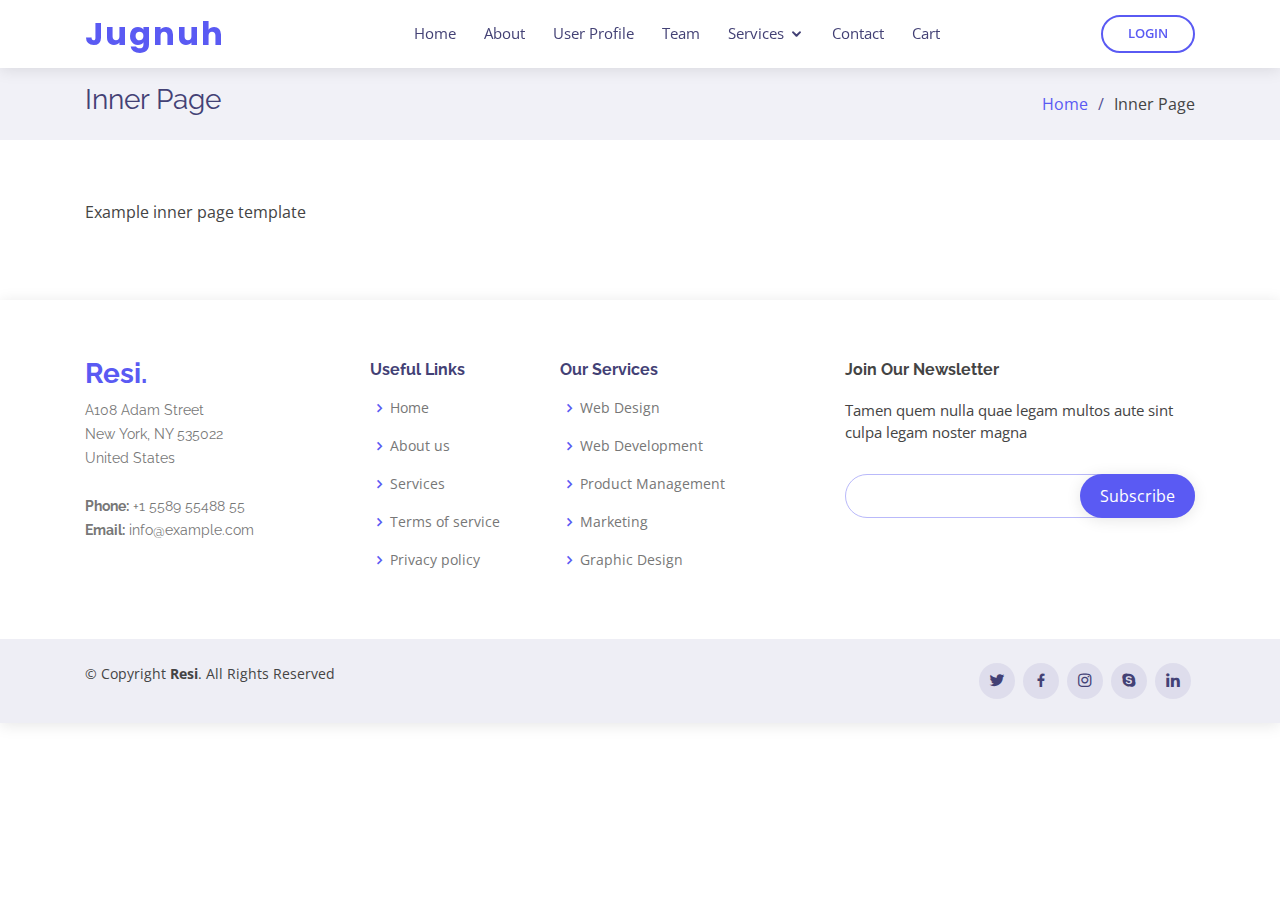
<file: inner-page.html>
<!DOCTYPE html>
<html lang="en">

<head>
  <meta charset="utf-8">
  <meta content="width=device-width, initial-scale=1.0" name="viewport">

  <title>Jugnuh</title>
  <meta content="" name="descriptison">
  <meta content="" name="keywords">

  <!-- Favicons -->
  <link href="assets/img/favicon.png" rel="icon">
  <link href="assets/img/apple-touch-icon.png" rel="apple-touch-icon">

  <!-- Google Fonts -->
  <link href="https://fonts.googleapis.com/css?family=Open+Sans:300,300i,400,400i,600,600i,700,700i|Raleway:300,300i,400,400i,500,500i,600,600i,700,700i|Poppins:300,300i,400,400i,500,500i,600,600i,700,700i" rel="stylesheet">

  <!-- Vendor CSS Files -->
  <link href="assets/vendor/bootstrap/css/bootstrap.min.css" rel="stylesheet">
  <link href="assets/vendor/icofont/icofont.min.css" rel="stylesheet">
  <link href="assets/vendor/boxicons/css/boxicons.min.css" rel="stylesheet">
  <link href="assets/vendor/remixicon/remixicon.css" rel="stylesheet">
  <link href="assets/vendor/venobox/venobox.css" rel="stylesheet">
  <link href="assets/vendor/owl.carousel/assets/owl.carousel.min.css" rel="stylesheet">

  <!-- Template Main CSS File -->
  <link href="assets/css/style.css" rel="stylesheet">

  <!-- =======================================================
  * Template Name: Resi - v2.1.0
  * Template URL: https://bootstrapmade.com/resi-free-bootstrap-html-template/
  * Author: BootstrapMade.com
  * License: https://bootstrapmade.com/license/
  ======================================================== -->
</head>

<body>

  <!-- ======= Header ======= -->
  <header id="header" class="fixed-top header-inner-pages">
    <div class="container d-flex align-items-center justify-content-between">

      <h1 class="logo"><a href="index.html">Jugnuh</a></h1>
      <!-- Uncomment below if you prefer to use an image logo -->
      <!-- <a href="index.html" class="logo"><img src="assets/img/logo.png" alt="" class="img-fluid"></a>-->

      <nav class="nav-menu d-none d-lg-block">
        <ul>
          <li><a href="#header">Home</a></li>
          <li><a href="#about">About</a></li>
         
          <li><a href="#portfolio">User Profile</a></li>
          <li><a href="#team">Team</a></li>
          <li class="drop-down"><a href="">Services</a>
            <ul>
              <li><a href="#">Drop Down 1</a></li>
              <li class="drop-down"><a href="#">Deep Drop Down</a>
                <ul>
                  <li><a href="#">Deep Drop Down 1</a></li>
                  <li><a href="#">Deep Drop Down 2</a></li>
                  <li><a href="#">Deep Drop Down 3</a></li>
                  <li><a href="#">Deep Drop Down 4</a></li>
                  <li><a href="#">Deep Drop Down 5</a></li>
                </ul>
              </li>
              <li><a href="#">Drop Down 2</a></li>
              <li><a href="#">Drop Down 3</a></li>
              <li><a href="#">Drop Down 4</a></li>
            </ul>
          </li>
          <li><a href="#contact">Contact</a></li>
          <li><a href="#services">Cart</a></li>

        </ul>
      </nav><!-- .nav-menu -->

      <a href="#about" class="get-started-btn scrollto">Login</a>

    </div>
  </header><!-- End Header -->

  <main id="main">

    <!-- ======= Breadcrumbs ======= -->
    <section class="breadcrumbs">
      <div class="container">

        <div class="d-flex justify-content-between align-items-center">
          <h2>Inner Page</h2>
          <ol>
            <li><a href="index.html">Home</a></li>
            <li>Inner Page</li>
          </ol>
        </div>

      </div>
    </section><!-- End Breadcrumbs -->

    <section class="inner-page">
      <div class="container">
        <p>
          Example inner page template
        </p>
      </div>
    </section>

  </main><!-- End #main -->

  <!-- ======= Footer ======= -->
  <footer id="footer">

    <div class="footer-top">
      <div class="container">
        <div class="row">

          <div class="col-lg-3 col-md-6 footer-contact">
            <h3>Resi.</h3>
            <p>
              A108 Adam Street <br>
              New York, NY 535022<br>
              United States <br><br>
              <strong>Phone:</strong> +1 5589 55488 55<br>
              <strong>Email:</strong> info@example.com<br>
            </p>
          </div>

          <div class="col-lg-2 col-md-6 footer-links">
            <h4>Useful Links</h4>
            <ul>
              <li><i class="bx bx-chevron-right"></i> <a href="#">Home</a></li>
              <li><i class="bx bx-chevron-right"></i> <a href="#">About us</a></li>
              <li><i class="bx bx-chevron-right"></i> <a href="#">Services</a></li>
              <li><i class="bx bx-chevron-right"></i> <a href="#">Terms of service</a></li>
              <li><i class="bx bx-chevron-right"></i> <a href="#">Privacy policy</a></li>
            </ul>
          </div>

          <div class="col-lg-3 col-md-6 footer-links">
            <h4>Our Services</h4>
            <ul>
              <li><i class="bx bx-chevron-right"></i> <a href="#">Web Design</a></li>
              <li><i class="bx bx-chevron-right"></i> <a href="#">Web Development</a></li>
              <li><i class="bx bx-chevron-right"></i> <a href="#">Product Management</a></li>
              <li><i class="bx bx-chevron-right"></i> <a href="#">Marketing</a></li>
              <li><i class="bx bx-chevron-right"></i> <a href="#">Graphic Design</a></li>
            </ul>
          </div>

          <div class="col-lg-4 col-md-6 footer-newsletter">
            <h4>Join Our Newsletter</h4>
            <p>Tamen quem nulla quae legam multos aute sint culpa legam noster magna</p>
            <form action="" method="post">
              <input type="email" name="email"><input type="submit" value="Subscribe">
            </form>
          </div>

        </div>
      </div>
    </div>

    <div class="container d-md-flex py-4">

      <div class="mr-md-auto text-center text-md-left">
        <div class="copyright">
          &copy; Copyright <strong><span>Resi</span></strong>. All Rights Reserved
        </div>
        
      </div>
      <div class="social-links text-center text-md-right pt-3 pt-md-0">
        <a href="#" class="twitter"><i class="bx bxl-twitter"></i></a>
        <a href="#" class="facebook"><i class="bx bxl-facebook"></i></a>
        <a href="#" class="instagram"><i class="bx bxl-instagram"></i></a>
        <a href="#" class="google-plus"><i class="bx bxl-skype"></i></a>
        <a href="#" class="linkedin"><i class="bx bxl-linkedin"></i></a>
      </div>
    </div>
  </footer><!-- End Footer -->

  <a href="#" class="back-to-top"><i class="icofont-simple-up"></i></a>

  <!-- Vendor JS Files -->
  <script src="assets/vendor/jquery/jquery.min.js"></script>
  <script src="assets/vendor/bootstrap/js/bootstrap.bundle.min.js"></script>
  <script src="assets/vendor/jquery.easing/jquery.easing.min.js"></script>
  <script src="assets/vendor/php-email-form/validate.js"></script>
  <script src="assets/vendor/waypoints/jquery.waypoints.min.js"></script>
  <script src="assets/vendor/counterup/counterup.min.js"></script>
  <script src="assets/vendor/isotope-layout/isotope.pkgd.min.js"></script>
  <script src="assets/vendor/venobox/venobox.min.js"></script>
  <script src="assets/vendor/owl.carousel/owl.carousel.min.js"></script>

  <!-- Template Main JS File -->
  <script src="assets/js/main.js"></script>

</body>

</html>
</file>
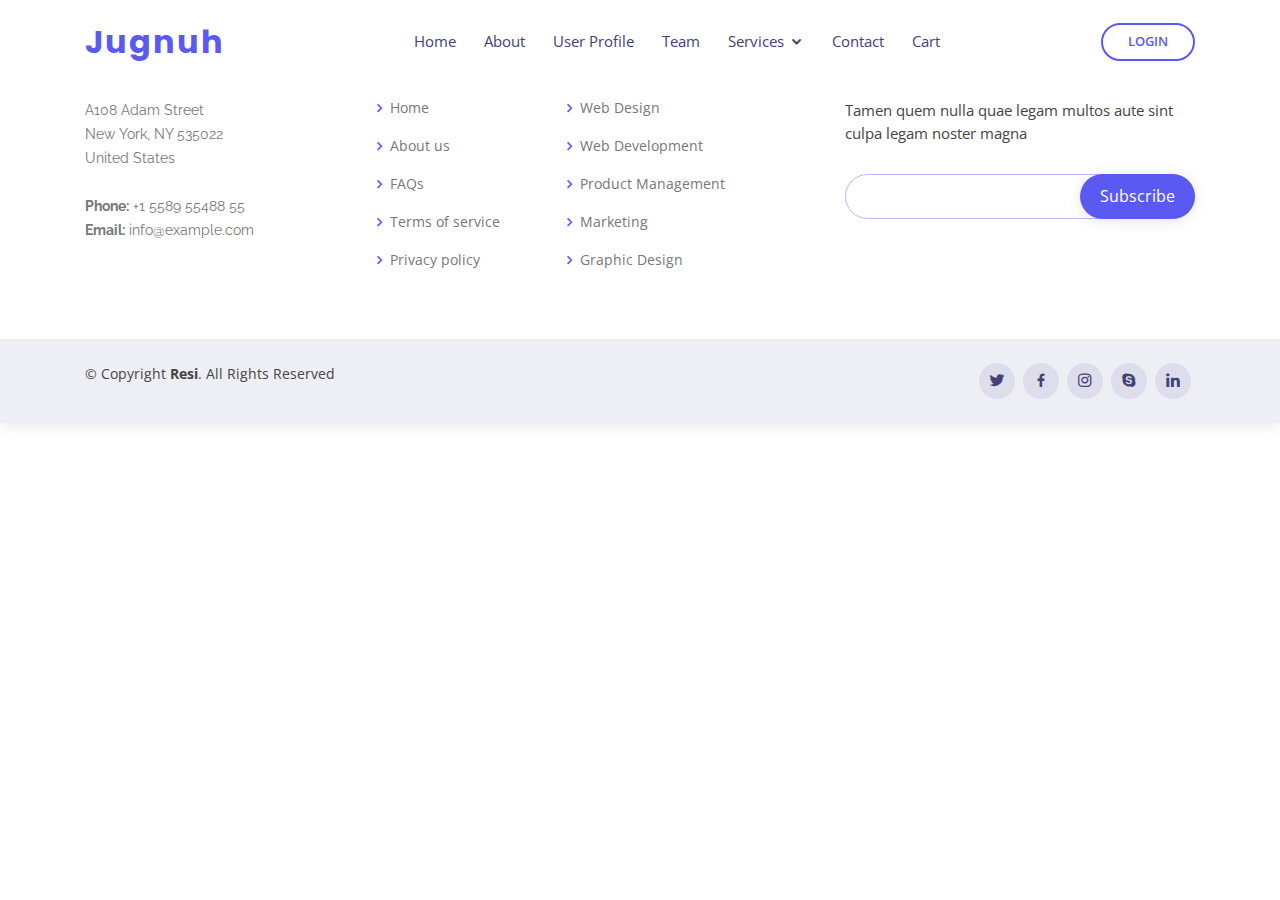
<file: login.html>
<!DOCTYPE html>
<html lang="en">

<head>
  <meta charset="utf-8">
  <meta content="width=device-width, initial-scale=1.0" name="viewport">

  <title>Jugnuh</title>
  <meta content="" name="descriptison">
  <meta content="" name="keywords">

  <!-- Favicons -->
  <link href="assets/img/favicon.png" rel="icon">
  <link href="assets/img/apple-touch-icon.png" rel="apple-touch-icon">

  <!-- Google Fonts -->
  <link href="https://fonts.googleapis.com/css?family=Open+Sans:300,300i,400,400i,600,600i,700,700i|Raleway:300,300i,400,400i,500,500i,600,600i,700,700i|Poppins:300,300i,400,400i,500,500i,600,600i,700,700i" rel="stylesheet">

  <!-- Vendor CSS Files -->
  <link href="assets/vendor/bootstrap/css/bootstrap.min.css" rel="stylesheet">
  <link href="assets/vendor/icofont/icofont.min.css" rel="stylesheet">
  <link href="assets/vendor/boxicons/css/boxicons.min.css" rel="stylesheet">
  <link href="assets/vendor/remixicon/remixicon.css" rel="stylesheet">
  <link href="assets/vendor/venobox/venobox.css" rel="stylesheet">
  <link href="assets/vendor/owl.carousel/assets/owl.carousel.min.css" rel="stylesheet">

  <!-- Template Main CSS File -->
  <link href="assets/css/style.css" rel="stylesheet">

  <!-- =======================================================
  * Template Name: Resi - v2.1.0
  * Template URL: https://bootstrapmade.com/resi-free-bootstrap-html-template/
  * Author: BootstrapMade.com
  * License: https://bootstrapmade.com/license/
  ======================================================== -->
</head>

<body>

 <!-- ======= Header ======= -->
 <header id="header" class="fixed-top ">
  <div class="container d-flex align-items-center justify-content-between">

    <h1 class="logo"><a href="index.html">Jugnuh</a></h1>
    <!-- Uncomment below if you prefer to use an image logo -->
    <!-- <a href="index.html" class="logo"><img src="assets/img/logo.png" alt="" class="img-fluid"></a>-->

    <nav class="nav-menu d-none d-lg-block">
      <ul>
        <li><a href="index.html">Home</a></li>
        <li><a href="about.html">About</a></li>

        <li><a href="userP.html">User Profile</a></li>
        <li><a href="team.html">Team</a></li>
        <li class="drop-down"><a href="services.html">Services</a>
          <ul>
            <li><a href="#">Drop Down 1</a></li>
            <li class="drop-down"><a href="#">Deep Drop Down</a>
              <ul>
                <li><a href="#">Deep Drop Down 1</a></li>
                <li><a href="#">Deep Drop Down 2</a></li>
                <li><a href="#">Deep Drop Down 3</a></li>
                <li><a href="#">Deep Drop Down 4</a></li>
                <li><a href="#">Deep Drop Down 5</a></li>
              </ul>
            </li>
            <li><a href="#">Drop Down 2</a></li>
            <li><a href="#">Drop Down 3</a></li>
            <li><a href="#">Drop Down 4</a></li>
          </ul>
        </li>
        <li><a href="contact.html">Contact</a></li>
        <li><a href="">Cart</a></li>

      </ul>
    </nav><!-- .nav-menu -->

    <a href="login.html" class="get-started-btn scrollto">Login</a>

  </div>
</header><!-- End Header -->

    

  <!-- ======= Footer ======= -->
  <footer id="footer">

    <div class="footer-top">
      <div class="container">
        <div class="row">

          <div class="col-lg-3 col-md-6 footer-contact">
            <h3>Resi.</h3>
            <p>
              A108 Adam Street <br>
              New York, NY 535022<br>
              United States <br><br>
              <strong>Phone:</strong> +1 5589 55488 55<br>
              <strong>Email:</strong> info@example.com<br>
            </p>
          </div>

          <div class="col-lg-2 col-md-6 footer-links">
            <h4>Useful Links</h4>
            <ul>
              <li><i class="bx bx-chevron-right"></i> <a href="#">Home</a></li>
              <li><i class="bx bx-chevron-right"></i> <a href="#">About us</a></li>
              <li><i class="bx bx-chevron-right"></i> <a href="#">FAQs</a></li>
              <li><i class="bx bx-chevron-right"></i> <a href="#">Terms of service</a></li>
              <li><i class="bx bx-chevron-right"></i> <a href="#">Privacy policy</a></li>
            </ul>
          </div>

          <div class="col-lg-3 col-md-6 footer-links">
            <h4>Our Services</h4>
            <ul>
              <li><i class="bx bx-chevron-right"></i> <a href="#">Web Design</a></li>
              <li><i class="bx bx-chevron-right"></i> <a href="#">Web Development</a></li>
              <li><i class="bx bx-chevron-right"></i> <a href="#">Product Management</a></li>
              <li><i class="bx bx-chevron-right"></i> <a href="#">Marketing</a></li>
              <li><i class="bx bx-chevron-right"></i> <a href="#">Graphic Design</a></li>
            </ul>
          </div>

          <div class="col-lg-4 col-md-6 footer-newsletter">
            <h4>Join Our Newsletter</h4>
            <p>Tamen quem nulla quae legam multos aute sint culpa legam noster magna</p>
            <form action="" method="post">
              <input type="email" name="email"><input type="submit" value="Subscribe">
            </form>
          </div>

        </div>
      </div>
    </div>

    <div class="container d-md-flex py-4">

      <div class="mr-md-auto text-center text-md-left">
        <div class="copyright">
          &copy; Copyright <strong><span>Resi</span></strong>. All Rights Reserved
        </div>
        
      </div>
      <div class="social-links text-center text-md-right pt-3 pt-md-0">
        <a href="#" class="twitter"><i class="bx bxl-twitter"></i></a>
        <a href="#" class="facebook"><i class="bx bxl-facebook"></i></a>
        <a href="#" class="instagram"><i class="bx bxl-instagram"></i></a>
        <a href="#" class="google-plus"><i class="bx bxl-skype"></i></a>
        <a href="#" class="linkedin"><i class="bx bxl-linkedin"></i></a>
      </div>
    </div>
  </footer><!-- End Footer -->

  <a href="#" class="back-to-top"><i class="icofont-simple-up"></i></a>

  <!-- Vendor JS Files -->
  <script src="assets/vendor/jquery/jquery.min.js"></script>
  <script src="assets/vendor/bootstrap/js/bootstrap.bundle.min.js"></script>
  <script src="assets/vendor/jquery.easing/jquery.easing.min.js"></script>
  <script src="assets/vendor/php-email-form/validate.js"></script>
  <script src="assets/vendor/waypoints/jquery.waypoints.min.js"></script>
  <script src="assets/vendor/counterup/counterup.min.js"></script>
  <script src="assets/vendor/isotope-layout/isotope.pkgd.min.js"></script>
  <script src="assets/vendor/venobox/venobox.min.js"></script>
  <script src="assets/vendor/owl.carousel/owl.carousel.min.js"></script>

  <!-- Template Main JS File -->
  <script src="assets/js/main.js"></script>

</body>

</html>
</file>
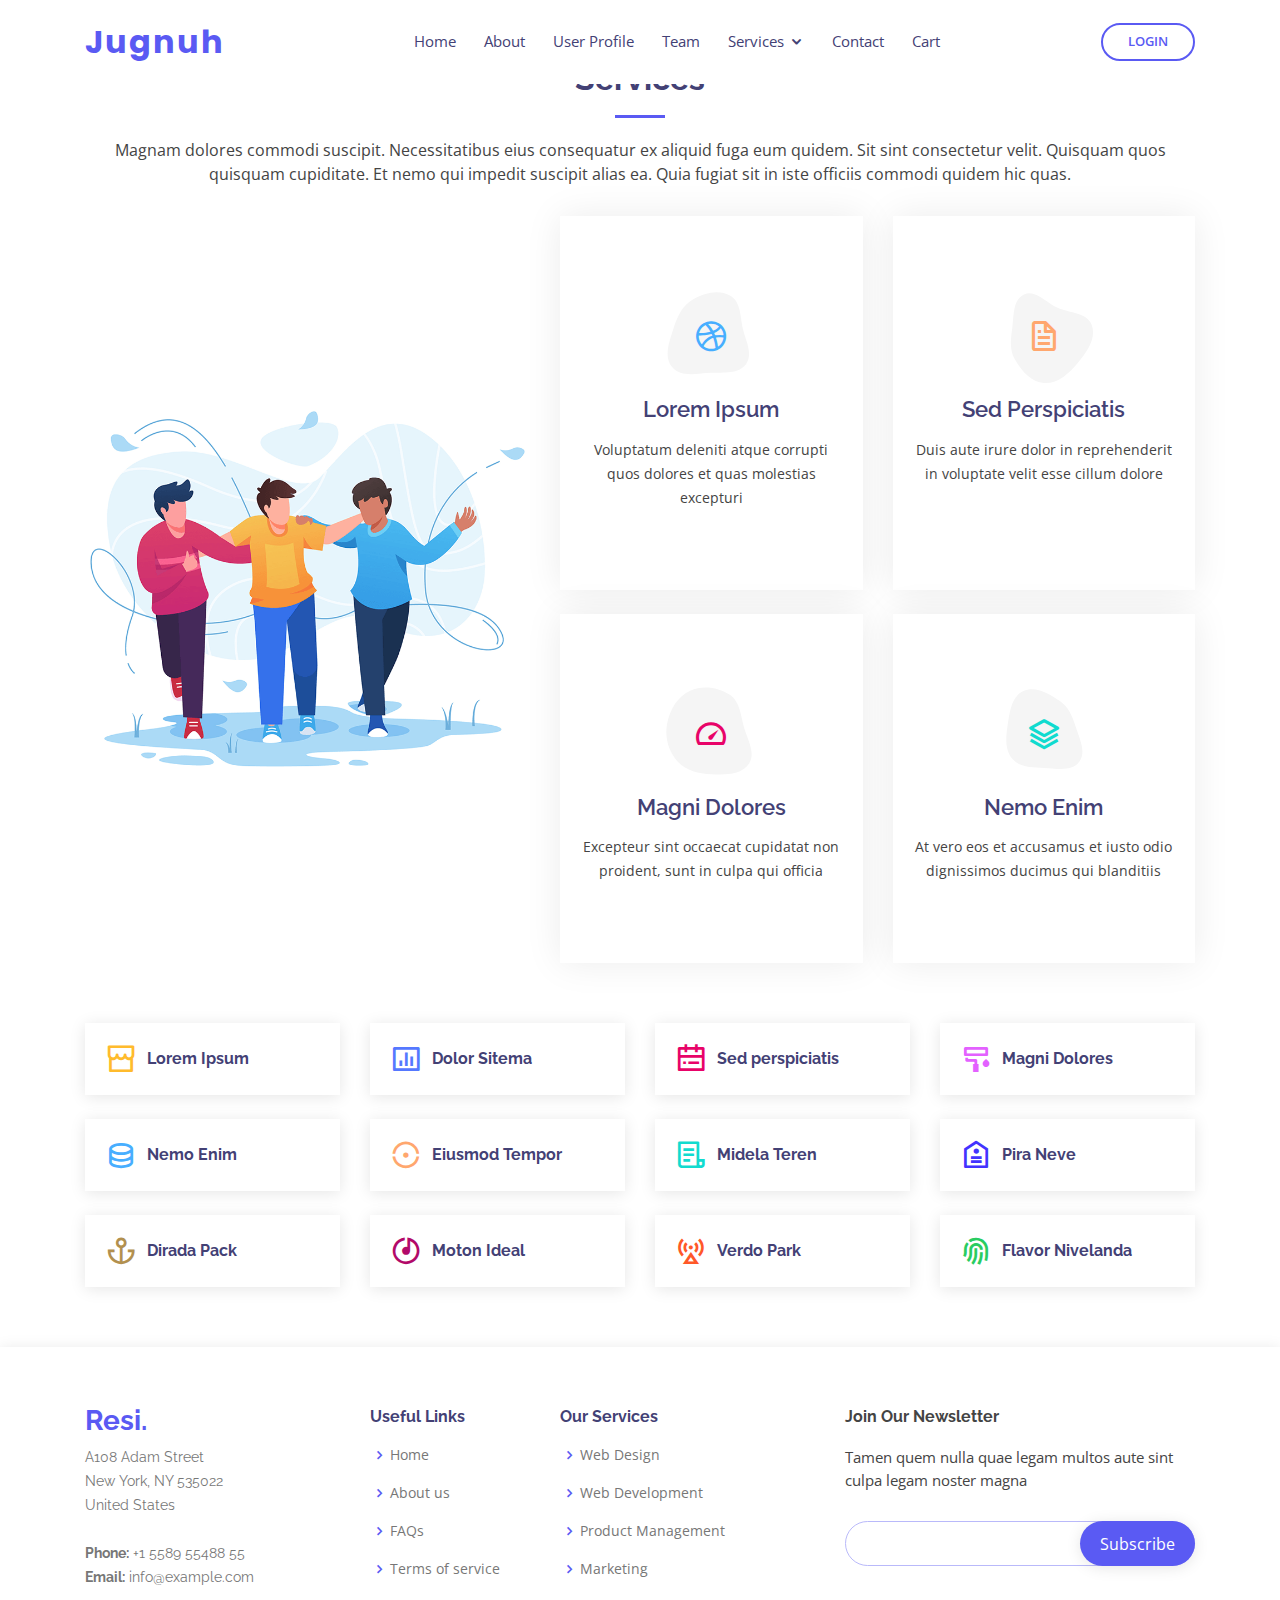
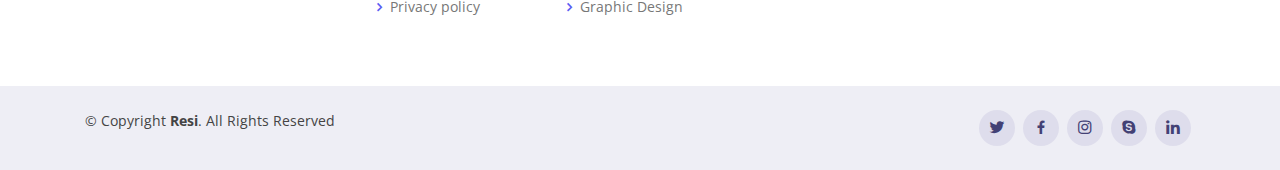
<file: services.html>
<!DOCTYPE html>
<html lang="en">

<head>
  <meta charset="utf-8">
  <meta content="width=device-width, initial-scale=1.0" name="viewport">

  <title>Jugnuh</title>
  <meta content="" name="descriptison">
  <meta content="" name="keywords">

  <!-- Favicons -->
  <link href="assets/img/favicon.png" rel="icon">
  <link href="assets/img/apple-touch-icon.png" rel="apple-touch-icon">

  <!-- Google Fonts -->
  <link href="https://fonts.googleapis.com/css?family=Open+Sans:300,300i,400,400i,600,600i,700,700i|Raleway:300,300i,400,400i,500,500i,600,600i,700,700i|Poppins:300,300i,400,400i,500,500i,600,600i,700,700i" rel="stylesheet">

  <!-- Vendor CSS Files -->
  <link href="assets/vendor/bootstrap/css/bootstrap.min.css" rel="stylesheet">
  <link href="assets/vendor/icofont/icofont.min.css" rel="stylesheet">
  <link href="assets/vendor/boxicons/css/boxicons.min.css" rel="stylesheet">
  <link href="assets/vendor/remixicon/remixicon.css" rel="stylesheet">
  <link href="assets/vendor/venobox/venobox.css" rel="stylesheet">
  <link href="assets/vendor/owl.carousel/assets/owl.carousel.min.css" rel="stylesheet">

  <!-- Template Main CSS File -->
  <link href="assets/css/style.css" rel="stylesheet">

  <!-- =======================================================
  * Template Name: Resi - v2.1.0
  * Template URL: https://bootstrapmade.com/resi-free-bootstrap-html-template/
  * Author: BootstrapMade.com
  * License: https://bootstrapmade.com/license/
  ======================================================== -->
</head>

<body>

 <!-- ======= Header ======= -->
 <header id="header" class="fixed-top ">
  <div class="container d-flex align-items-center justify-content-between">

    <h1 class="logo"><a href="index.html">Jugnuh</a></h1>
    <!-- Uncomment below if you prefer to use an image logo -->
    <!-- <a href="index.html" class="logo"><img src="assets/img/logo.png" alt="" class="img-fluid"></a>-->

    <nav class="nav-menu d-none d-lg-block">
      <ul>
        <li><a href="index.html">Home</a></li>
        <li><a href="about.html">About</a></li>

        <li><a href="userP.html">User Profile</a></li>
        <li><a href="team.html">Team</a></li>
        <li class="drop-down"><a href="services.html">Services</a>
          <ul>
            <li><a href="#">Drop Down 1</a></li>
            <li class="drop-down"><a href="#">Deep Drop Down</a>
              <ul>
                <li><a href="#">Deep Drop Down 1</a></li>
                <li><a href="#">Deep Drop Down 2</a></li>
                <li><a href="#">Deep Drop Down 3</a></li>
                <li><a href="#">Deep Drop Down 4</a></li>
                <li><a href="#">Deep Drop Down 5</a></li>
              </ul>
            </li>
            <li><a href="#">Drop Down 2</a></li>
            <li><a href="#">Drop Down 3</a></li>
            <li><a href="#">Drop Down 4</a></li>
          </ul>
        </li>
        <li><a href="contact.html">Contact</a></li>
        <li><a href="">Cart</a></li>

      </ul>
    </nav><!-- .nav-menu -->

    <a href="login.html" class="get-started-btn scrollto">Login</a>

  </div>
</header><!-- End Header -->

    <!-- ======= Services Section ======= -->
    <section id="services" class="services">
        <div class="container">
  
          <div class="section-title">
            <h2>Services</h2>
            <p>Magnam dolores commodi suscipit. Necessitatibus eius consequatur ex aliquid fuga eum quidem. Sit sint consectetur velit. Quisquam quos quisquam cupiditate. Et nemo qui impedit suscipit alias ea. Quia fugiat sit in iste officiis commodi quidem hic quas.</p>
          </div>
  
          <div class="row">
            <div class="content col-xl-5 d-flex flex-column justify-content-center">
              <img src="assets/img/services.png" class="img-fluid" alt="">
            </div>
            <div class="col-xl-7">
              <div class="icon-boxes d-flex flex-column justify-content-center">
                <div class="row">
                  <div class="col-lg-6 d-flex align-items-stretch" data-aos="zoom-in" data-aos-delay="100">
                    <div class="icon-box iconbox-blue">
                      <div class="icon">
                        <svg width="100" height="100" viewBox="0 0 600 600" xmlns="http://www.w3.org/2000/svg">
                          <path stroke="none" stroke-width="0" fill="#f5f5f5" d="M300,521.0016835830174C376.1290562159157,517.8887921683347,466.0731472004068,529.7835943286574,510.70327084640275,468.03025145048787C554.3714126377745,407.6079735673963,508.03601936045806,328.9844924480964,491.2728898941984,256.3432110539036C474.5976632858925,184.082847569629,479.9380746630129,96.60480741107993,416.23090153303,58.64404602377083C348.86323505073057,18.502131276798302,261.93793281208167,40.57373210992963,193.5410806939664,78.93577620505333C130.42746243093433,114.334589627462,98.30271207620316,179.96522072025542,76.75703585869454,249.04625023123273C51.97151888228291,328.5150500222984,13.704378332031375,421.85034740162234,66.52175969318436,486.19268352777647C119.04800174914682,550.1803526380478,217.28368757567262,524.383925680826,300,521.0016835830174"></path>
                        </svg>
                        <i class="bx bxl-dribbble"></i>
                      </div>
                      <h4><a href="">Lorem Ipsum</a></h4>
                      <p>Voluptatum deleniti atque corrupti quos dolores et quas molestias excepturi</p>
                    </div>
                  </div>
  
                  <div class="col-lg-6 d-flex align-items-stretch mt-4 mt-lg-0" data-aos="zoom-in" data-aos-delay="200">
                    <div class="icon-box iconbox-orange ">
                      <div class="icon">
                        <svg width="100" height="100" viewBox="0 0 600 600" xmlns="http://www.w3.org/2000/svg">
                          <path stroke="none" stroke-width="0" fill="#f5f5f5" d="M300,582.0697525312426C382.5290701553225,586.8405444964366,449.9789794690241,525.3245884688669,502.5850820975895,461.55621195738473C556.606425686781,396.0723002908107,615.8543463187945,314.28637112970534,586.6730223649479,234.56875336149918C558.9533121215079,158.8439757836574,454.9685369536778,164.00468322053177,381.49747125262974,130.76875717737553C312.15926192815925,99.40240125094834,248.97055460311594,18.661163978235184,179.8680185752513,50.54337015887873C110.5421016452524,82.52863877960104,119.82277516462835,180.83849132639028,109.12597500060166,256.43424936330496C100.08760227029461,320.3096726198365,92.17705696193138,384.0621239912766,124.79988738764834,439.7174275375508C164.83382741302287,508.01625554203684,220.96474134820875,577.5009287672846,300,582.0697525312426"></path>
                        </svg>
                        <i class="bx bx-file"></i>
                      </div>
                      <h4><a href="">Sed Perspiciatis</a></h4>
                      <p>Duis aute irure dolor in reprehenderit in voluptate velit esse cillum dolore</p>
                    </div>
                  </div>
  
                  <div class="col-lg-6 d-flex align-items-stretch mt-4" data-aos="zoom-in" data-aos-delay="300">
                    <div class="icon-box iconbox-pink">
                      <div class="icon">
                        <svg width="100" height="100" viewBox="0 0 600 600" xmlns="http://www.w3.org/2000/svg">
                          <path stroke="none" stroke-width="0" fill="#f5f5f5" d="M300,541.5067337569781C382.14930387511276,545.0595476570109,479.8736841581634,548.3450877840088,526.4010558755058,480.5488172755941C571.5218469581645,414.80211281144784,517.5187510058486,332.0715597781072,496.52539010469104,255.14436215662573C477.37192572678356,184.95920475031193,473.57363656557914,105.61284051026155,413.0603344069578,65.22779650032875C343.27470386102294,18.654635553484475,251.2091493199835,5.337323636656869,175.0934190732945,40.62881213300186C97.87086631185822,76.43348514350839,51.98124368387456,156.15599469081315,36.44837278890362,239.84606092416172C21.716077023791087,319.22268207091537,43.775223500013084,401.1760424656574,96.891909868211,461.97329694683043C147.22146801428983,519.5804099606455,223.5754009179313,538.201503339737,300,541.5067337569781"></path>
                        </svg>
                        <i class="bx bx-tachometer"></i>
                      </div>
                      <h4><a href="">Magni Dolores</a></h4>
                      <p>Excepteur sint occaecat cupidatat non proident, sunt in culpa qui officia</p>
                    </div>
                  </div>
  
                  <div class="col-lg-6 d-flex align-items-stretch mt-4" data-aos="zoom-in" data-aos-delay="100">
                    <div class="icon-box iconbox-teal">
                      <div class="icon">
                        <svg width="100" height="100" viewBox="0 0 600 600" xmlns="http://www.w3.org/2000/svg">
                          <path stroke="none" stroke-width="0" fill="#f5f5f5" d="M300,503.46388370962813C374.79870501325706,506.71871716319447,464.8034551963731,527.1746412648533,510.4981551193396,467.86667711651364C555.9287308511215,408.9015244558933,512.6030010748507,327.5744911775523,490.211057578863,256.5855673507754C471.097692560561,195.9906835881958,447.69079081568157,138.11976852964426,395.19560036434837,102.3242989838813C329.3053358748298,57.3949838291264,248.02791733380457,8.279543830951368,175.87071277845988,42.242879143198664C103.41431057327972,76.34704239035025,93.79494320519305,170.9812938413882,81.28167332365135,250.07896920659033C70.17666984294237,320.27484674793965,64.84698225790005,396.69656628748305,111.28512138212992,450.4950937839243C156.20124167950087,502.5303643271138,231.32542653798444,500.4755392045468,300,503.46388370962813"></path>
                        </svg>
                        <i class="bx bx-layer"></i>
                      </div>
                      <h4><a href="">Nemo Enim</a></h4>
                      <p>At vero eos et accusamus et iusto odio dignissimos ducimus qui blanditiis</p>
                    </div>
                  </div>
                </div>
              </div><!-- End .content-->
            </div>
          </div>
  
        </div>
      </section><!-- End Services Section -->

      <!-- ======= Features Section ======= -->
    <section id="features" class="features">
        <div class="container">
  
          <div class="row">
            <div class="col-lg-3 col-md-4">
              <div class="icon-box">
                <i class="ri-store-line" style="color: #ffbb2c;"></i>
                <h3><a href="">Lorem Ipsum</a></h3>
              </div>
            </div>
            <div class="col-lg-3 col-md-4 mt-4 mt-md-0">
              <div class="icon-box">
                <i class="ri-bar-chart-box-line" style="color: #5578ff;"></i>
                <h3><a href="">Dolor Sitema</a></h3>
              </div>
            </div>
            <div class="col-lg-3 col-md-4 mt-4 mt-md-0">
              <div class="icon-box">
                <i class="ri-calendar-todo-line" style="color: #e80368;"></i>
                <h3><a href="">Sed perspiciatis</a></h3>
              </div>
            </div>
            <div class="col-lg-3 col-md-4 mt-4 mt-lg-0">
              <div class="icon-box">
                <i class="ri-paint-brush-line" style="color: #e361ff;"></i>
                <h3><a href="">Magni Dolores</a></h3>
              </div>
            </div>
            <div class="col-lg-3 col-md-4 mt-4">
              <div class="icon-box">
                <i class="ri-database-2-line" style="color: #47aeff;"></i>
                <h3><a href="">Nemo Enim</a></h3>
              </div>
            </div>
            <div class="col-lg-3 col-md-4 mt-4">
              <div class="icon-box">
                <i class="ri-gradienter-line" style="color: #ffa76e;"></i>
                <h3><a href="">Eiusmod Tempor</a></h3>
              </div>
            </div>
            <div class="col-lg-3 col-md-4 mt-4">
              <div class="icon-box">
                <i class="ri-file-list-3-line" style="color: #11dbcf;"></i>
                <h3><a href="">Midela Teren</a></h3>
              </div>
            </div>
            <div class="col-lg-3 col-md-4 mt-4">
              <div class="icon-box">
                <i class="ri-price-tag-2-line" style="color: #4233ff;"></i>
                <h3><a href="">Pira Neve</a></h3>
              </div>
            </div>
            <div class="col-lg-3 col-md-4 mt-4">
              <div class="icon-box">
                <i class="ri-anchor-line" style="color: #b2904f;"></i>
                <h3><a href="">Dirada Pack</a></h3>
              </div>
            </div>
            <div class="col-lg-3 col-md-4 mt-4">
              <div class="icon-box">
                <i class="ri-disc-line" style="color: #b20969;"></i>
                <h3><a href="">Moton Ideal</a></h3>
              </div>
            </div>
            <div class="col-lg-3 col-md-4 mt-4">
              <div class="icon-box">
                <i class="ri-base-station-line" style="color: #ff5828;"></i>
                <h3><a href="">Verdo Park</a></h3>
              </div>
            </div>
            <div class="col-lg-3 col-md-4 mt-4">
              <div class="icon-box">
                <i class="ri-fingerprint-line" style="color: #29cc61;"></i>
                <h3><a href="">Flavor Nivelanda</a></h3>
              </div>
            </div>
          </div>
  
        </div>
      </section><!-- End Features Section -->




  <!-- ======= Footer ======= -->
  <footer id="footer">

    <div class="footer-top">
      <div class="container">
        <div class="row">

          <div class="col-lg-3 col-md-6 footer-contact">
            <h3>Resi.</h3>
            <p>
              A108 Adam Street <br>
              New York, NY 535022<br>
              United States <br><br>
              <strong>Phone:</strong> +1 5589 55488 55<br>
              <strong>Email:</strong> info@example.com<br>
            </p>
          </div>

          <div class="col-lg-2 col-md-6 footer-links">
            <h4>Useful Links</h4>
            <ul>
              <li><i class="bx bx-chevron-right"></i> <a href="#">Home</a></li>
              <li><i class="bx bx-chevron-right"></i> <a href="#">About us</a></li>
              <li><i class="bx bx-chevron-right"></i> <a href="#">FAQs</a></li>
              <li><i class="bx bx-chevron-right"></i> <a href="#">Terms of service</a></li>
              <li><i class="bx bx-chevron-right"></i> <a href="#">Privacy policy</a></li>
            </ul>
          </div>

          <div class="col-lg-3 col-md-6 footer-links">
            <h4>Our Services</h4>
            <ul>
              <li><i class="bx bx-chevron-right"></i> <a href="#">Web Design</a></li>
              <li><i class="bx bx-chevron-right"></i> <a href="#">Web Development</a></li>
              <li><i class="bx bx-chevron-right"></i> <a href="#">Product Management</a></li>
              <li><i class="bx bx-chevron-right"></i> <a href="#">Marketing</a></li>
              <li><i class="bx bx-chevron-right"></i> <a href="#">Graphic Design</a></li>
            </ul>
          </div>

          <div class="col-lg-4 col-md-6 footer-newsletter">
            <h4>Join Our Newsletter</h4>
            <p>Tamen quem nulla quae legam multos aute sint culpa legam noster magna</p>
            <form action="" method="post">
              <input type="email" name="email"><input type="submit" value="Subscribe">
            </form>
          </div>

        </div>
      </div>
    </div>

    <div class="container d-md-flex py-4">

      <div class="mr-md-auto text-center text-md-left">
        <div class="copyright">
          &copy; Copyright <strong><span>Resi</span></strong>. All Rights Reserved
        </div>
        
      </div>
      <div class="social-links text-center text-md-right pt-3 pt-md-0">
        <a href="#" class="twitter"><i class="bx bxl-twitter"></i></a>
        <a href="#" class="facebook"><i class="bx bxl-facebook"></i></a>
        <a href="#" class="instagram"><i class="bx bxl-instagram"></i></a>
        <a href="#" class="google-plus"><i class="bx bxl-skype"></i></a>
        <a href="#" class="linkedin"><i class="bx bxl-linkedin"></i></a>
      </div>
    </div>
  </footer><!-- End Footer -->

  <a href="#" class="back-to-top"><i class="icofont-simple-up"></i></a>

  <!-- Vendor JS Files -->
  <script src="assets/vendor/jquery/jquery.min.js"></script>
  <script src="assets/vendor/bootstrap/js/bootstrap.bundle.min.js"></script>
  <script src="assets/vendor/jquery.easing/jquery.easing.min.js"></script>
  <script src="assets/vendor/php-email-form/validate.js"></script>
  <script src="assets/vendor/waypoints/jquery.waypoints.min.js"></script>
  <script src="assets/vendor/counterup/counterup.min.js"></script>
  <script src="assets/vendor/isotope-layout/isotope.pkgd.min.js"></script>
  <script src="assets/vendor/venobox/venobox.min.js"></script>
  <script src="assets/vendor/owl.carousel/owl.carousel.min.js"></script>

  <!-- Template Main JS File -->
  <script src="assets/js/main.js"></script>

</body>

</html>
</file>
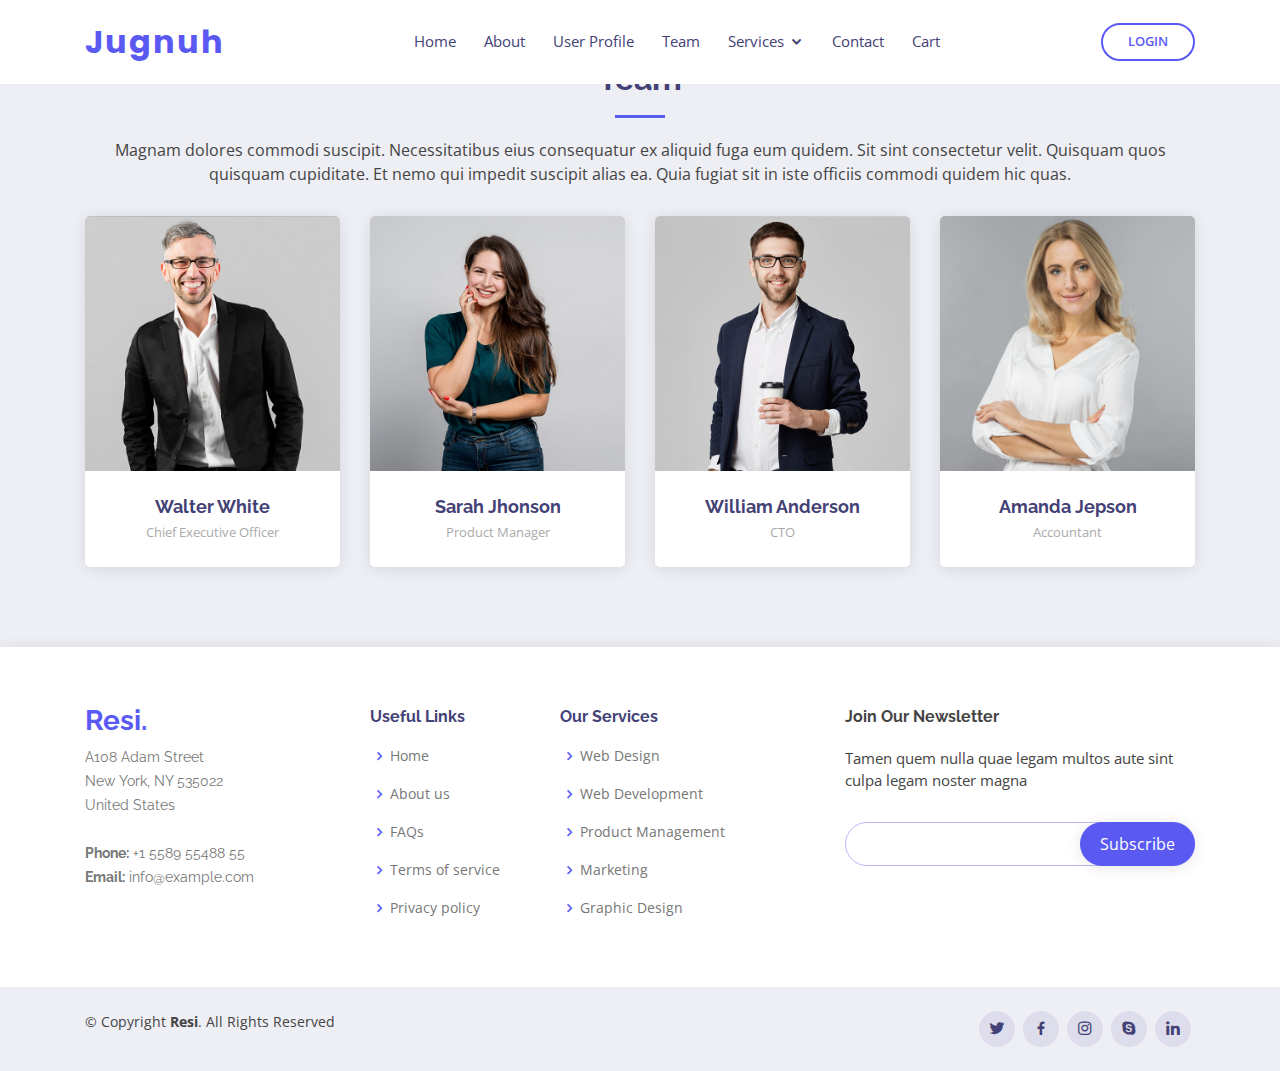
<file: team.html>
<!DOCTYPE html>
<html lang="en">

<head>
  <meta charset="utf-8">
  <meta content="width=device-width, initial-scale=1.0" name="viewport">

  <title>Jugnuh</title>
  <meta content="" name="descriptison">
  <meta content="" name="keywords">

  <!-- Favicons -->
  <link href="assets/img/favicon.png" rel="icon">
  <link href="assets/img/apple-touch-icon.png" rel="apple-touch-icon">

  <!-- Google Fonts -->
  <link href="https://fonts.googleapis.com/css?family=Open+Sans:300,300i,400,400i,600,600i,700,700i|Raleway:300,300i,400,400i,500,500i,600,600i,700,700i|Poppins:300,300i,400,400i,500,500i,600,600i,700,700i" rel="stylesheet">

  <!-- Vendor CSS Files -->
  <link href="assets/vendor/bootstrap/css/bootstrap.min.css" rel="stylesheet">
  <link href="assets/vendor/icofont/icofont.min.css" rel="stylesheet">
  <link href="assets/vendor/boxicons/css/boxicons.min.css" rel="stylesheet">
  <link href="assets/vendor/remixicon/remixicon.css" rel="stylesheet">
  <link href="assets/vendor/venobox/venobox.css" rel="stylesheet">
  <link href="assets/vendor/owl.carousel/assets/owl.carousel.min.css" rel="stylesheet">

  <!-- Template Main CSS File -->
  <link href="assets/css/style.css" rel="stylesheet">

  <!-- =======================================================
  * Template Name: Resi - v2.1.0
  * Template URL: https://bootstrapmade.com/resi-free-bootstrap-html-template/
  * Author: BootstrapMade.com
  * License: https://bootstrapmade.com/license/
  ======================================================== -->
</head>

<body>

 <!-- ======= Header ======= -->
 <header id="header" class="fixed-top ">
  <div class="container d-flex align-items-center justify-content-between">

    <h1 class="logo"><a href="index.html">Jugnuh</a></h1>
    <!-- Uncomment below if you prefer to use an image logo -->
    <!-- <a href="index.html" class="logo"><img src="assets/img/logo.png" alt="" class="img-fluid"></a>-->

    <nav class="nav-menu d-none d-lg-block">
      <ul>
        <li><a href="index.html">Home</a></li>
        <li><a href="about.html">About</a></li>

        <li><a href="userP.html">User Profile</a></li>
        <li><a href="team.html">Team</a></li>
        <li class="drop-down"><a href="services.html">Services</a>
          <ul>
            <li><a href="#">Drop Down 1</a></li>
            <li class="drop-down"><a href="#">Deep Drop Down</a>
              <ul>
                <li><a href="#">Deep Drop Down 1</a></li>
                <li><a href="#">Deep Drop Down 2</a></li>
                <li><a href="#">Deep Drop Down 3</a></li>
                <li><a href="#">Deep Drop Down 4</a></li>
                <li><a href="#">Deep Drop Down 5</a></li>
              </ul>
            </li>
            <li><a href="#">Drop Down 2</a></li>
            <li><a href="#">Drop Down 3</a></li>
            <li><a href="#">Drop Down 4</a></li>
          </ul>
        </li>
        <li><a href="contact.html">Contact</a></li>
        <li><a href="">Cart</a></li>

      </ul>
    </nav><!-- .nav-menu -->

    <a href="login.html" class="get-started-btn scrollto">Login</a>

  </div>
</header><!-- End Header -->


<!-- ======= Team Section ======= -->
<section id="team" class="team section-bg">
  <div class="container">

    <div class="section-title">
      <h2>Team</h2>
      <p>Magnam dolores commodi suscipit. Necessitatibus eius consequatur ex aliquid fuga eum quidem. Sit sint consectetur velit. Quisquam quos quisquam cupiditate. Et nemo qui impedit suscipit alias ea. Quia fugiat sit in iste officiis commodi quidem hic quas.</p>
    </div>

    <div class="row">

      <div class="col-lg-3 col-md-6 d-flex align-items-stretch">
        <div class="member">
          <div class="member-img">
            <img src="assets/img/team/team-1.jpg" class="img-fluid" alt="">
            <div class="social">
              <a href=""><i class="icofont-twitter"></i></a>
              <a href=""><i class="icofont-facebook"></i></a>
              <a href=""><i class="icofont-instagram"></i></a>
              <a href=""><i class="icofont-linkedin"></i></a>
            </div>
          </div>
          <div class="member-info">
            <h4>Walter White</h4>
            <span>Chief Executive Officer</span>
          </div>
        </div>
      </div>

      <div class="col-lg-3 col-md-6 d-flex align-items-stretch">
        <div class="member">
          <div class="member-img">
            <img src="assets/img/team/team-2.jpg" class="img-fluid" alt="">
            <div class="social">
              <a href=""><i class="icofont-twitter"></i></a>
              <a href=""><i class="icofont-facebook"></i></a>
              <a href=""><i class="icofont-instagram"></i></a>
              <a href=""><i class="icofont-linkedin"></i></a>
            </div>
          </div>
          <div class="member-info">
            <h4>Sarah Jhonson</h4>
            <span>Product Manager</span>
          </div>
        </div>
      </div>

      <div class="col-lg-3 col-md-6 d-flex align-items-stretch">
        <div class="member">
          <div class="member-img">
            <img src="assets/img/team/team-3.jpg" class="img-fluid" alt="">
            <div class="social">
              <a href=""><i class="icofont-twitter"></i></a>
              <a href=""><i class="icofont-facebook"></i></a>
              <a href=""><i class="icofont-instagram"></i></a>
              <a href=""><i class="icofont-linkedin"></i></a>
            </div>
          </div>
          <div class="member-info">
            <h4>William Anderson</h4>
            <span>CTO</span>
          </div>
        </div>
      </div>

      <div class="col-lg-3 col-md-6 d-flex align-items-stretch">
        <div class="member">
          <div class="member-img">
            <img src="assets/img/team/team-4.jpg" class="img-fluid" alt="">
            <div class="social">
              <a href=""><i class="icofont-twitter"></i></a>
              <a href=""><i class="icofont-facebook"></i></a>
              <a href=""><i class="icofont-instagram"></i></a>
              <a href=""><i class="icofont-linkedin"></i></a>
            </div>
          </div>
          <div class="member-info">
            <h4>Amanda Jepson</h4>
            <span>Accountant</span>
          </div>
        </div>
      </div>

    </div>

  </div>
</section><!-- End Team Section -->







  <!-- ======= Footer ======= -->
  <footer id="footer">

    <div class="footer-top">
      <div class="container">
        <div class="row">

          <div class="col-lg-3 col-md-6 footer-contact">
            <h3>Resi.</h3>
            <p>
              A108 Adam Street <br>
              New York, NY 535022<br>
              United States <br><br>
              <strong>Phone:</strong> +1 5589 55488 55<br>
              <strong>Email:</strong> info@example.com<br>
            </p>
          </div>

          <div class="col-lg-2 col-md-6 footer-links">
            <h4>Useful Links</h4>
            <ul>
              <li><i class="bx bx-chevron-right"></i> <a href="#">Home</a></li>
              <li><i class="bx bx-chevron-right"></i> <a href="#">About us</a></li>
              <li><i class="bx bx-chevron-right"></i> <a href="#">FAQs</a></li>
              <li><i class="bx bx-chevron-right"></i> <a href="#">Terms of service</a></li>
              <li><i class="bx bx-chevron-right"></i> <a href="#">Privacy policy</a></li>
            </ul>
          </div>

          <div class="col-lg-3 col-md-6 footer-links">
            <h4>Our Services</h4>
            <ul>
              <li><i class="bx bx-chevron-right"></i> <a href="#">Web Design</a></li>
              <li><i class="bx bx-chevron-right"></i> <a href="#">Web Development</a></li>
              <li><i class="bx bx-chevron-right"></i> <a href="#">Product Management</a></li>
              <li><i class="bx bx-chevron-right"></i> <a href="#">Marketing</a></li>
              <li><i class="bx bx-chevron-right"></i> <a href="#">Graphic Design</a></li>
            </ul>
          </div>

          <div class="col-lg-4 col-md-6 footer-newsletter">
            <h4>Join Our Newsletter</h4>
            <p>Tamen quem nulla quae legam multos aute sint culpa legam noster magna</p>
            <form action="" method="post">
              <input type="email" name="email"><input type="submit" value="Subscribe">
            </form>
          </div>

        </div>
      </div>
    </div>

    <div class="container d-md-flex py-4">

      <div class="mr-md-auto text-center text-md-left">
        <div class="copyright">
          &copy; Copyright <strong><span>Resi</span></strong>. All Rights Reserved
        </div>

      </div>
      <div class="social-links text-center text-md-right pt-3 pt-md-0">
        <a href="#" class="twitter"><i class="bx bxl-twitter"></i></a>
        <a href="#" class="facebook"><i class="bx bxl-facebook"></i></a>
        <a href="#" class="instagram"><i class="bx bxl-instagram"></i></a>
        <a href="#" class="google-plus"><i class="bx bxl-skype"></i></a>
        <a href="#" class="linkedin"><i class="bx bxl-linkedin"></i></a>
      </div>
    </div>
  </footer><!-- End Footer -->

  <a href="#" class="back-to-top"><i class="icofont-simple-up"></i></a>

  <!-- Vendor JS Files -->
  <script src="assets/vendor/jquery/jquery.min.js"></script>
  <script src="assets/vendor/bootstrap/js/bootstrap.bundle.min.js"></script>
  <script src="assets/vendor/jquery.easing/jquery.easing.min.js"></script>
  <script src="assets/vendor/php-email-form/validate.js"></script>
  <script src="assets/vendor/waypoints/jquery.waypoints.min.js"></script>
  <script src="assets/vendor/counterup/counterup.min.js"></script>
  <script src="assets/vendor/isotope-layout/isotope.pkgd.min.js"></script>
  <script src="assets/vendor/venobox/venobox.min.js"></script>
  <script src="assets/vendor/owl.carousel/owl.carousel.min.js"></script>

  <!-- Template Main JS File -->
  <script src="assets/js/main.js"></script>

</body>

</html>
</file>
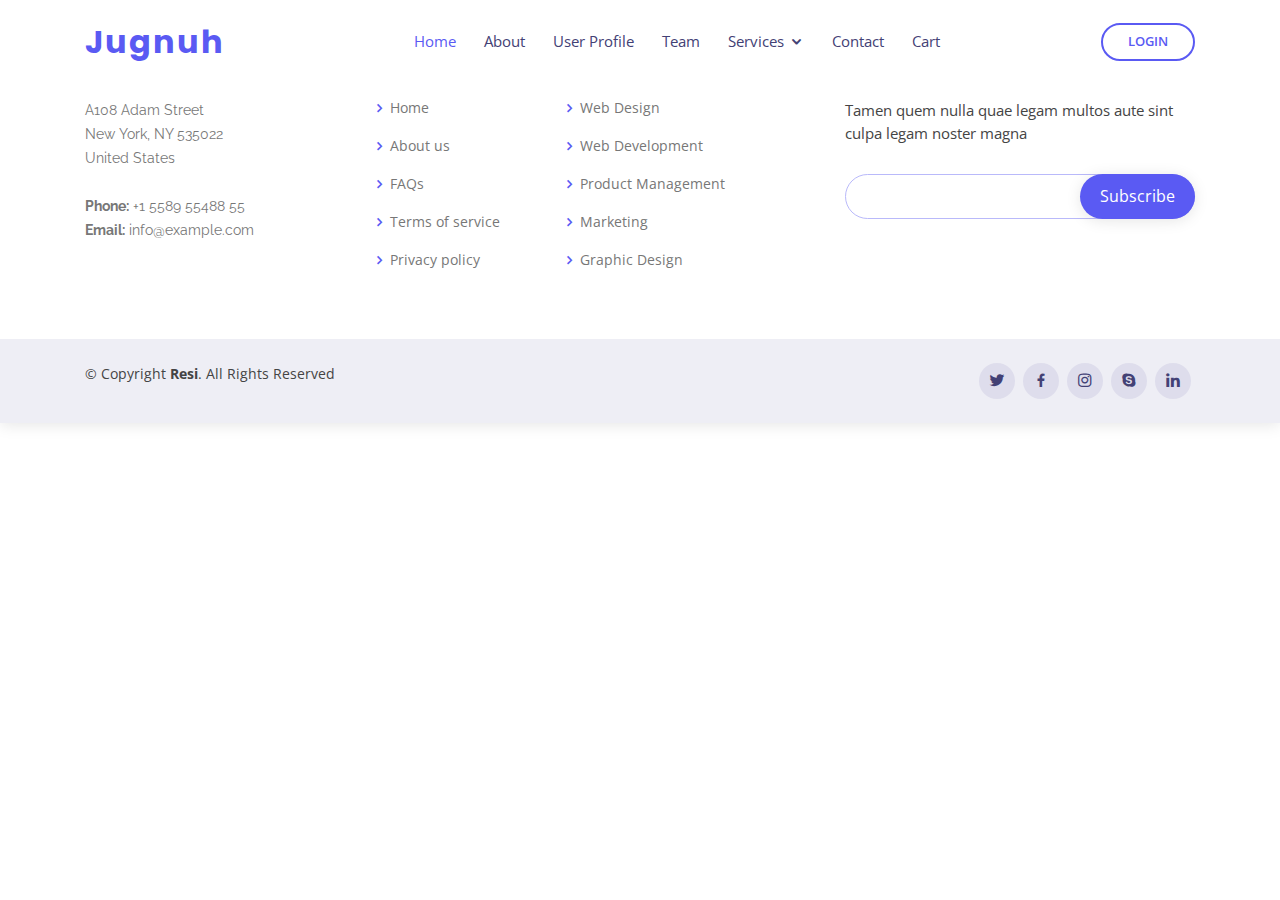
<file: userP.html>
<!DOCTYPE html>
<html lang="en">

<head>
  <meta charset="utf-8">
  <meta content="width=device-width, initial-scale=1.0" name="viewport">

  <title>Jugnuh</title>
  <meta content="" name="descriptison">
  <meta content="" name="keywords">

  <!-- Favicons -->
  <link href="assets/img/favicon.png" rel="icon">
  <link href="assets/img/apple-touch-icon.png" rel="apple-touch-icon">

  <!-- Google Fonts -->
  <link href="https://fonts.googleapis.com/css?family=Open+Sans:300,300i,400,400i,600,600i,700,700i|Raleway:300,300i,400,400i,500,500i,600,600i,700,700i|Poppins:300,300i,400,400i,500,500i,600,600i,700,700i" rel="stylesheet">

  <!-- Vendor CSS Files -->
  <link href="assets/vendor/bootstrap/css/bootstrap.min.css" rel="stylesheet">
  <link href="assets/vendor/icofont/icofont.min.css" rel="stylesheet">
  <link href="assets/vendor/boxicons/css/boxicons.min.css" rel="stylesheet">
  <link href="assets/vendor/remixicon/remixicon.css" rel="stylesheet">
  <link href="assets/vendor/venobox/venobox.css" rel="stylesheet">
  <link href="assets/vendor/owl.carousel/assets/owl.carousel.min.css" rel="stylesheet">

  <!-- Template Main CSS File -->
  <link href="assets/css/style.css" rel="stylesheet">

  <!-- =======================================================
  * Template Name: Resi - v2.1.0
  * Template URL: https://bootstrapmade.com/resi-free-bootstrap-html-template/
  * Author: BootstrapMade.com
  * License: https://bootstrapmade.com/license/
  ======================================================== -->
</head>

<body>

  <!-- ======= Header ======= -->
  <header id="header" class="fixed-top ">
    <div class="container d-flex align-items-center justify-content-between">

      <h1 class="logo"><a href="index.html">Jugnuh</a></h1>
      <!-- Uncomment below if you prefer to use an image logo -->
      <!-- <a href="index.html" class="logo"><img src="assets/img/logo.png" alt="" class="img-fluid"></a>-->

      <nav class="nav-menu d-none d-lg-block">
        <ul>
          <li class="active"><a href="#header">Home</a></li>
          <li><a href="#about">About</a></li>

          <li><a href="#portfolio">User Profile</a></li>
          <li><a href="#team">Team</a></li>
          <li class="drop-down"><a href="">Services</a>
            <ul>
              <li><a href="#">Drop Down 1</a></li>
              <li class="drop-down"><a href="#">Deep Drop Down</a>
                <ul>
                  <li><a href="#">Deep Drop Down 1</a></li>
                  <li><a href="#">Deep Drop Down 2</a></li>
                  <li><a href="#">Deep Drop Down 3</a></li>
                  <li><a href="#">Deep Drop Down 4</a></li>
                  <li><a href="#">Deep Drop Down 5</a></li>
                </ul>
              </li>
              <li><a href="#">Drop Down 2</a></li>
              <li><a href="#">Drop Down 3</a></li>
              <li><a href="#">Drop Down 4</a></li>
            </ul>
          </li>
          <li><a href="#contact">Contact</a></li>
          <li><a href="#services">Cart</a></li>

        </ul>
      </nav><!-- .nav-menu -->

      <a href="#about" class="get-started-btn scrollto">Login</a>

    </div>
  </header><!-- End Header -->










  <!-- ======= Footer ======= -->
  <footer id="footer">

    <div class="footer-top">
      <div class="container">
        <div class="row">

          <div class="col-lg-3 col-md-6 footer-contact">
            <h3>Resi.</h3>
            <p>
              A108 Adam Street <br>
              New York, NY 535022<br>
              United States <br><br>
              <strong>Phone:</strong> +1 5589 55488 55<br>
              <strong>Email:</strong> info@example.com<br>
            </p>
          </div>

          <div class="col-lg-2 col-md-6 footer-links">
            <h4>Useful Links</h4>
            <ul>
              <li><i class="bx bx-chevron-right"></i> <a href="#">Home</a></li>
              <li><i class="bx bx-chevron-right"></i> <a href="#">About us</a></li>
              <li><i class="bx bx-chevron-right"></i> <a href="#">FAQs</a></li>
              <li><i class="bx bx-chevron-right"></i> <a href="#">Terms of service</a></li>
              <li><i class="bx bx-chevron-right"></i> <a href="#">Privacy policy</a></li>
            </ul>
          </div>

          <div class="col-lg-3 col-md-6 footer-links">
            <h4>Our Services</h4>
            <ul>
              <li><i class="bx bx-chevron-right"></i> <a href="#">Web Design</a></li>
              <li><i class="bx bx-chevron-right"></i> <a href="#">Web Development</a></li>
              <li><i class="bx bx-chevron-right"></i> <a href="#">Product Management</a></li>
              <li><i class="bx bx-chevron-right"></i> <a href="#">Marketing</a></li>
              <li><i class="bx bx-chevron-right"></i> <a href="#">Graphic Design</a></li>
            </ul>
          </div>

          <div class="col-lg-4 col-md-6 footer-newsletter">
            <h4>Join Our Newsletter</h4>
            <p>Tamen quem nulla quae legam multos aute sint culpa legam noster magna</p>
            <form action="" method="post">
              <input type="email" name="email"><input type="submit" value="Subscribe">
            </form>
          </div>

        </div>
      </div>
    </div>

    <div class="container d-md-flex py-4">

      <div class="mr-md-auto text-center text-md-left">
        <div class="copyright">
          &copy; Copyright <strong><span>Resi</span></strong>. All Rights Reserved
        </div>
        
      </div>
      <div class="social-links text-center text-md-right pt-3 pt-md-0">
        <a href="#" class="twitter"><i class="bx bxl-twitter"></i></a>
        <a href="#" class="facebook"><i class="bx bxl-facebook"></i></a>
        <a href="#" class="instagram"><i class="bx bxl-instagram"></i></a>
        <a href="#" class="google-plus"><i class="bx bxl-skype"></i></a>
        <a href="#" class="linkedin"><i class="bx bxl-linkedin"></i></a>
      </div>
    </div>
  </footer><!-- End Footer -->

  <a href="#" class="back-to-top"><i class="icofont-simple-up"></i></a>

  <!-- Vendor JS Files -->
  <script src="assets/vendor/jquery/jquery.min.js"></script>
  <script src="assets/vendor/bootstrap/js/bootstrap.bundle.min.js"></script>
  <script src="assets/vendor/jquery.easing/jquery.easing.min.js"></script>
  <script src="assets/vendor/php-email-form/validate.js"></script>
  <script src="assets/vendor/waypoints/jquery.waypoints.min.js"></script>
  <script src="assets/vendor/counterup/counterup.min.js"></script>
  <script src="assets/vendor/isotope-layout/isotope.pkgd.min.js"></script>
  <script src="assets/vendor/venobox/venobox.min.js"></script>
  <script src="assets/vendor/owl.carousel/owl.carousel.min.js"></script>

  <!-- Template Main JS File -->
  <script src="assets/js/main.js"></script>

</body>

</html>
</file>
<file: assets/vendor/venobox/venobox.css>
/* ------ venobox.css --------*/
.vbox-overlay *, .vbox-overlay *:before, .vbox-overlay *:after{
    -webkit-backface-visibility: hidden;
    -webkit-box-sizing:border-box;
    -moz-box-sizing:border-box;
    box-sizing:border-box;
}
.vbox-overlay * { 
    -webkit-backface-visibility: visible;
    backface-visibility: visible;
}
.vbox-overlay{
    display: -webkit-flex;
    display: flex;
    -webkit-flex-direction: column;
    flex-direction: column;
    -webkit-justify-content: center;
    justify-content: center;
    -webkit-align-items: center;
    align-items: center;
    position: fixed;
    left: 0;
    top: 0;
    bottom: 0;
    right: 0;
    z-index: 999999;
}

/* ----- navigation ----- */
.vbox-title{
    width: 100%;
    height: 40px;
    float: left;
    text-align: center;
    line-height: 28px;
    font-size: 12px;
    padding: 6px 50px;
    overflow: hidden;
    position: fixed;
    display: none;
    left: 0;
    z-index: 89;
}
.vbox-close{
    cursor: pointer;
    position: fixed;
    top: -1px;
    right: 0;
    width: 50px;
    height: 40px;
    padding: 6px;
    display: block;
    background-position:10px center;
    overflow: hidden;
    font-size: 24px;
    line-height: 1;
    text-align: center;
    z-index: 99;
}
.vbox-left{
    cursor: pointer;
    position: fixed;
    left: 0;
    height: 40px;
    overflow: hidden;
    line-height: 28px;
    font-size: 12px;
    z-index: 99;
    display: flex;
    align-items:center;
}
.vbox-num{
    display: inline-block;
    margin: 6px 0 6px 15px;
}
/* ----- Social share ----- */
.vbox-share{
    line-height: 28px;
    font-size: 12px;
    overflow: hidden;
    position: fixed;
    left: 0;
    z-index: 98;
    display: flex;
    align-items:center;
    justify-content: center;
    width: 100%;
    text-align: center;
}
.vbox-share svg{
    max-height: 28px;
    width: 28px;
    z-index: 10;
    margin-left: 12px;
    margin-top: 6px;
    margin-bottom: 6px;
    vertical-align: middle;
}


/* ----- navigation ARROWS ----- */
.vbox-next, .vbox-prev{
    position: fixed;
    top: 50%;
    margin-top: -15px;
    overflow: hidden;
    cursor: pointer;
    display: block;
    width: 45px;
    height: 45px;
    z-index: 99;
}
.vbox-next span, .vbox-prev span{
    position: relative;
    width: 20px;
    height: 20px;
    border: 2px solid transparent;
    border-top-color: #B6B6B6;
    border-right-color: #B6B6B6;
    text-indent: -100px;
    position: absolute;
    top: 8px;
    display: block;
}
.vbox-prev{
    left: 15px;
}
.vbox-next{
    right: 15px;
}
.vbox-prev span{
    left: 10px;
    -ms-transform: rotate(-135deg);
    -webkit-transform: rotate(-135deg);
    transform: rotate(-135deg);
}
.vbox-next span{
    -ms-transform: rotate(45deg);
    -webkit-transform: rotate(45deg);
    transform: rotate(45deg);
    right: 10px;
}
/* ------- inline window ------ */
.vbox-inline{
    width: 420px;
    height: 315px;
    height: 70vh;
    padding: 10px;
    background: #fff;
    margin: 0 auto;
    overflow: auto;
    text-align: left;
}
/* ------- Video & iFrames window ------ */
.venoframe{
    max-width: 100%;
    width: 100%;
    border: none;
    width: 100%;
    height: 260px;
    height: 70vh;
}
.venoframe.vbvid{
    height: 260px;
}
@media (min-width: 768px) {
    .venoframe, .vbox-inline{
        width: 90%;
        height: 360px;
        height: 70vh;
    }
    .venoframe.vbvid{
        width: 640px;
        height: 360px;
    }
}
@media (min-width: 992px) {
    .venoframe, .vbox-inline{
        max-width: 1200px;
        width: 80%;
        height: 540px;
        height: 70vh;
    }
    .venoframe.vbvid{
        width: 960px;
        height: 540px;
    }
}
/* 
Please do NOT edit this part! 
or at least read this note: http://i.imgur.com/7C0ws9e.gif
*/
.vbox-open{
    overflow: hidden;
}
.vbox-container{
    position: absolute;
    left: 0;
    right: 0;
    top: 0;
    bottom: 0;
    overflow-x: hidden;
    overflow-y: scroll;
    overflow-scrolling: touch;
    -webkit-overflow-scrolling: touch;
    z-index: 20;
    max-height: 100%;

}

.vbox-content{
    text-align: center;
    float: left;
    width: 100%;
    position: relative;
    overflow: hidden;
    padding: 20px 4%;
}
.vbox-container img{
    max-width: 100%;
    height: auto;
}
.vbox-figlio{
    box-shadow: 0 0 12px rgba(0,0,0,0.19), 0 6px 6px rgba(0,0,0,0.23);
    max-width: 100%;
    text-align: initial;
}
img.vbox-figlio{
    -webkit-user-select: none;
-khtml-user-select: none;
-moz-user-select: none;
-o-user-select: none;
user-select: none;
}
.vbox-content.swipe-left{
    margin-left: -200px !important;
}
.vbox-content.swipe-right{
    margin-left: 200px !important;
}
.vbox-animated{
    webkit-transition: margin 300ms ease-out;
    transition: margin 300ms ease-out;
}

/* ---------- preloader ----------
 * SPINKIT 
 * http://tobiasahlin.com/spinkit/
-------------------------------- */
.sk-double-bounce,.sk-rotating-plane{width:40px;height:40px;margin:40px auto}.sk-rotating-plane{background-color:#333;-webkit-animation:sk-rotatePlane 1.2s infinite ease-in-out;animation:sk-rotatePlane 1.2s infinite ease-in-out}@-webkit-keyframes sk-rotatePlane{0%{-webkit-transform:perspective(120px) rotateX(0) rotateY(0);transform:perspective(120px) rotateX(0) rotateY(0)}50%{-webkit-transform:perspective(120px) rotateX(-180.1deg) rotateY(0);transform:perspective(120px) rotateX(-180.1deg) rotateY(0)}100%{-webkit-transform:perspective(120px) rotateX(-180deg) rotateY(-179.9deg);transform:perspective(120px) rotateX(-180deg) rotateY(-179.9deg)}}@keyframes sk-rotatePlane{0%{-webkit-transform:perspective(120px) rotateX(0) rotateY(0);transform:perspective(120px) rotateX(0) rotateY(0)}50%{-webkit-transform:perspective(120px) rotateX(-180.1deg) rotateY(0);transform:perspective(120px) rotateX(-180.1deg) rotateY(0)}100%{-webkit-transform:perspective(120px) rotateX(-180deg) rotateY(-179.9deg);transform:perspective(120px) rotateX(-180deg) rotateY(-179.9deg)}}.sk-double-bounce{position:relative}.sk-double-bounce .sk-child{width:100%;height:100%;border-radius:50%;background-color:#333;opacity:.6;position:absolute;top:0;left:0;-webkit-animation:sk-doubleBounce 2s infinite ease-in-out;animation:sk-doubleBounce 2s infinite ease-in-out}.sk-chasing-dots .sk-child,.sk-spinner-pulse,.sk-three-bounce .sk-child{background-color:#333;border-radius:100%}.sk-double-bounce .sk-double-bounce2{-webkit-animation-delay:-1s;animation-delay:-1s}@-webkit-keyframes sk-doubleBounce{0%,100%{-webkit-transform:scale(0);transform:scale(0)}50%{-webkit-transform:scale(1);transform:scale(1)}}@keyframes sk-doubleBounce{0%,100%{-webkit-transform:scale(0);transform:scale(0)}50%{-webkit-transform:scale(1);transform:scale(1)}}.sk-wave{margin:40px auto;width:50px;height:40px;text-align:center;font-size:10px}.sk-wave .sk-rect{background-color:#333;height:100%;width:6px;display:inline-block;-webkit-animation:sk-waveStretchDelay 1.2s infinite ease-in-out;animation:sk-waveStretchDelay 1.2s infinite ease-in-out}.sk-wave .sk-rect1{-webkit-animation-delay:-1.2s;animation-delay:-1.2s}.sk-wave .sk-rect2{-webkit-animation-delay:-1.1s;animation-delay:-1.1s}.sk-wave .sk-rect3{-webkit-animation-delay:-1s;animation-delay:-1s}.sk-wave .sk-rect4{-webkit-animation-delay:-.9s;animation-delay:-.9s}.sk-wave .sk-rect5{-webkit-animation-delay:-.8s;animation-delay:-.8s}@-webkit-keyframes sk-waveStretchDelay{0%,100%,40%{-webkit-transform:scaleY(.4);transform:scaleY(.4)}20%{-webkit-transform:scaleY(1);transform:scaleY(1)}}@keyframes sk-waveStretchDelay{0%,100%,40%{-webkit-transform:scaleY(.4);transform:scaleY(.4)}20%{-webkit-transform:scaleY(1);transform:scaleY(1)}}.sk-wandering-cubes{margin:40px auto;width:40px;height:40px;position:relative}.sk-wandering-cubes .sk-cube{background-color:#333;width:10px;height:10px;position:absolute;top:0;left:0;-webkit-animation:sk-wanderingCube 1.8s ease-in-out -1.8s infinite both;animation:sk-wanderingCube 1.8s ease-in-out -1.8s infinite both}.sk-chasing-dots,.sk-spinner-pulse{width:40px;height:40px;margin:40px auto}.sk-wandering-cubes .sk-cube2{-webkit-animation-delay:-.9s;animation-delay:-.9s}@-webkit-keyframes sk-wanderingCube{0%{-webkit-transform:rotate(0);transform:rotate(0)}25%{-webkit-transform:translateX(30px) rotate(-90deg) scale(.5);transform:translateX(30px) rotate(-90deg) scale(.5)}50%{-webkit-transform:translateX(30px) translateY(30px) rotate(-179deg);transform:translateX(30px) translateY(30px) rotate(-179deg)}50.1%{-webkit-transform:translateX(30px) translateY(30px) rotate(-180deg);transform:translateX(30px) translateY(30px) rotate(-180deg)}75%{-webkit-transform:translateX(0) translateY(30px) rotate(-270deg) scale(.5);transform:translateX(0) translateY(30px) rotate(-270deg) scale(.5)}100%{-webkit-transform:rotate(-360deg);transform:rotate(-360deg)}}@keyframes sk-wanderingCube{0%{-webkit-transform:rotate(0);transform:rotate(0)}25%{-webkit-transform:translateX(30px) rotate(-90deg) scale(.5);transform:translateX(30px) rotate(-90deg) scale(.5)}50%{-webkit-transform:translateX(30px) translateY(30px) rotate(-179deg);transform:translateX(30px) translateY(30px) rotate(-179deg)}50.1%{-webkit-transform:translateX(30px) translateY(30px) rotate(-180deg);transform:translateX(30px) translateY(30px) rotate(-180deg)}75%{-webkit-transform:translateX(0) translateY(30px) rotate(-270deg) scale(.5);transform:translateX(0) translateY(30px) rotate(-270deg) scale(.5)}100%{-webkit-transform:rotate(-360deg);transform:rotate(-360deg)}}.sk-spinner-pulse{-webkit-animation:sk-pulseScaleOut 1s infinite ease-in-out;animation:sk-pulseScaleOut 1s infinite ease-in-out}@-webkit-keyframes sk-pulseScaleOut{0%{-webkit-transform:scale(0);transform:scale(0)}100%{-webkit-transform:scale(1);transform:scale(1);opacity:0}}@keyframes sk-pulseScaleOut{0%{-webkit-transform:scale(0);transform:scale(0)}100%{-webkit-transform:scale(1);transform:scale(1);opacity:0}}.sk-chasing-dots{position:relative;text-align:center;-webkit-animation:sk-chasingDotsRotate 2s infinite linear;animation:sk-chasingDotsRotate 2s infinite linear}.sk-chasing-dots .sk-child{width:60%;height:60%;display:inline-block;position:absolute;top:0;-webkit-animation:sk-chasingDotsBounce 2s infinite ease-in-out;animation:sk-chasingDotsBounce 2s infinite ease-in-out}.sk-chasing-dots .sk-dot2{top:auto;bottom:0;-webkit-animation-delay:-1s;animation-delay:-1s}@-webkit-keyframes sk-chasingDotsRotate{100%{-webkit-transform:rotate(360deg);transform:rotate(360deg)}}@keyframes sk-chasingDotsRotate{100%{-webkit-transform:rotate(360deg);transform:rotate(360deg)}}@-webkit-keyframes sk-chasingDotsBounce{0%,100%{-webkit-transform:scale(0);transform:scale(0)}50%{-webkit-transform:scale(1);transform:scale(1)}}@keyframes sk-chasingDotsBounce{0%,100%{-webkit-transform:scale(0);transform:scale(0)}50%{-webkit-transform:scale(1);transform:scale(1)}}.sk-three-bounce{margin:40px auto;width:80px;text-align:center}.sk-three-bounce .sk-child{width:20px;height:20px;display:inline-block;-webkit-animation:sk-three-bounce 1.4s ease-in-out 0s infinite both;animation:sk-three-bounce 1.4s ease-in-out 0s infinite both}.sk-circle .sk-child:before,.sk-fading-circle .sk-circle:before{display:block;border-radius:100%;content:'';background-color:#333}.sk-three-bounce .sk-bounce1{-webkit-animation-delay:-.32s;animation-delay:-.32s}.sk-three-bounce .sk-bounce2{-webkit-animation-delay:-.16s;animation-delay:-.16s}@-webkit-keyframes sk-three-bounce{0%,100%,80%{-webkit-transform:scale(0);transform:scale(0)}40%{-webkit-transform:scale(1);transform:scale(1)}}@keyframes sk-three-bounce{0%,100%,80%{-webkit-transform:scale(0);transform:scale(0)}40%{-webkit-transform:scale(1);transform:scale(1)}}.sk-circle{margin:40px auto;width:40px;height:40px;position:relative}.sk-circle .sk-child{width:100%;height:100%;position:absolute;left:0;top:0}.sk-circle .sk-child:before{margin:0 auto;width:15%;height:15%;-webkit-animation:sk-circleBounceDelay 1.2s infinite ease-in-out both;animation:sk-circleBounceDelay 1.2s infinite ease-in-out both}.sk-circle .sk-circle2{-webkit-transform:rotate(30deg);-ms-transform:rotate(30deg);transform:rotate(30deg)}.sk-circle .sk-circle3{-webkit-transform:rotate(60deg);-ms-transform:rotate(60deg);transform:rotate(60deg)}.sk-circle .sk-circle4{-webkit-transform:rotate(90deg);-ms-transform:rotate(90deg);transform:rotate(90deg)}.sk-circle .sk-circle5{-webkit-transform:rotate(120deg);-ms-transform:rotate(120deg);transform:rotate(120deg)}.sk-circle .sk-circle6{-webkit-transform:rotate(150deg);-ms-transform:rotate(150deg);transform:rotate(150deg)}.sk-circle .sk-circle7{-webkit-transform:rotate(180deg);-ms-transform:rotate(180deg);transform:rotate(180deg)}.sk-circle .sk-circle8{-webkit-transform:rotate(210deg);-ms-transform:rotate(210deg);transform:rotate(210deg)}.sk-circle .sk-circle9{-webkit-transform:rotate(240deg);-ms-transform:rotate(240deg);transform:rotate(240deg)}.sk-circle .sk-circle10{-webkit-transform:rotate(270deg);-ms-transform:rotate(270deg);transform:rotate(270deg)}.sk-circle .sk-circle11{-webkit-transform:rotate(300deg);-ms-transform:rotate(300deg);transform:rotate(300deg)}.sk-circle .sk-circle12{-webkit-transform:rotate(330deg);-ms-transform:rotate(330deg);transform:rotate(330deg)}.sk-circle .sk-circle2:before{-webkit-animation-delay:-1.1s;animation-delay:-1.1s}.sk-circle .sk-circle3:before{-webkit-animation-delay:-1s;animation-delay:-1s}.sk-circle .sk-circle4:before{-webkit-animation-delay:-.9s;animation-delay:-.9s}.sk-circle .sk-circle5:before{-webkit-animation-delay:-.8s;animation-delay:-.8s}.sk-circle .sk-circle6:before{-webkit-animation-delay:-.7s;animation-delay:-.7s}.sk-circle .sk-circle7:before{-webkit-animation-delay:-.6s;animation-delay:-.6s}.sk-circle .sk-circle8:before{-webkit-animation-delay:-.5s;animation-delay:-.5s}.sk-circle .sk-circle9:before{-webkit-animation-delay:-.4s;animation-delay:-.4s}.sk-circle .sk-circle10:before{-webkit-animation-delay:-.3s;animation-delay:-.3s}.sk-circle .sk-circle11:before{-webkit-animation-delay:-.2s;animation-delay:-.2s}.sk-circle .sk-circle12:before{-webkit-animation-delay:-.1s;animation-delay:-.1s}@-webkit-keyframes sk-circleBounceDelay{0%,100%,80%{-webkit-transform:scale(0);transform:scale(0)}40%{-webkit-transform:scale(1);transform:scale(1)}}@keyframes sk-circleBounceDelay{0%,100%,80%{-webkit-transform:scale(0);transform:scale(0)}40%{-webkit-transform:scale(1);transform:scale(1)}}.sk-cube-grid{width:40px;height:40px;margin:40px auto}.sk-cube-grid .sk-cube{width:33.33%;height:33.33%;background-color:#333;float:left;-webkit-animation:sk-cubeGridScaleDelay 1.3s infinite ease-in-out;animation:sk-cubeGridScaleDelay 1.3s infinite ease-in-out}.sk-cube-grid .sk-cube1{-webkit-animation-delay:.2s;animation-delay:.2s}.sk-cube-grid .sk-cube2{-webkit-animation-delay:.3s;animation-delay:.3s}.sk-cube-grid .sk-cube3{-webkit-animation-delay:.4s;animation-delay:.4s}.sk-cube-grid .sk-cube4{-webkit-animation-delay:.1s;animation-delay:.1s}.sk-cube-grid .sk-cube5{-webkit-animation-delay:.2s;animation-delay:.2s}.sk-cube-grid .sk-cube6{-webkit-animation-delay:.3s;animation-delay:.3s}.sk-cube-grid .sk-cube7{-webkit-animation-delay:0ms;animation-delay:0ms}.sk-cube-grid .sk-cube8{-webkit-animation-delay:.1s;animation-delay:.1s}.sk-cube-grid .sk-cube9{-webkit-animation-delay:.2s;animation-delay:.2s}@-webkit-keyframes sk-cubeGridScaleDelay{0%,100%,70%{-webkit-transform:scale3D(1,1,1);transform:scale3D(1,1,1)}35%{-webkit-transform:scale3D(0,0,1);transform:scale3D(0,0,1)}}@keyframes sk-cubeGridScaleDelay{0%,100%,70%{-webkit-transform:scale3D(1,1,1);transform:scale3D(1,1,1)}35%{-webkit-transform:scale3D(0,0,1);transform:scale3D(0,0,1)}}.sk-fading-circle{margin:40px auto;width:40px;height:40px;position:relative}.sk-fading-circle .sk-circle{width:100%;height:100%;position:absolute;left:0;top:0}.sk-fading-circle .sk-circle:before{margin:0 auto;width:15%;height:15%;-webkit-animation:sk-circleFadeDelay 1.2s infinite ease-in-out both;animation:sk-circleFadeDelay 1.2s infinite ease-in-out both}.sk-fading-circle .sk-circle2{-webkit-transform:rotate(30deg);-ms-transform:rotate(30deg);transform:rotate(30deg)}.sk-fading-circle .sk-circle3{-webkit-transform:rotate(60deg);-ms-transform:rotate(60deg);transform:rotate(60deg)}.sk-fading-circle .sk-circle4{-webkit-transform:rotate(90deg);-ms-transform:rotate(90deg);transform:rotate(90deg)}.sk-fading-circle .sk-circle5{-webkit-transform:rotate(120deg);-ms-transform:rotate(120deg);transform:rotate(120deg)}.sk-fading-circle .sk-circle6{-webkit-transform:rotate(150deg);-ms-transform:rotate(150deg);transform:rotate(150deg)}.sk-fading-circle .sk-circle7{-webkit-transform:rotate(180deg);-ms-transform:rotate(180deg);transform:rotate(180deg)}.sk-fading-circle .sk-circle8{-webkit-transform:rotate(210deg);-ms-transform:rotate(210deg);transform:rotate(210deg)}.sk-fading-circle .sk-circle9{-webkit-transform:rotate(240deg);-ms-transform:rotate(240deg);transform:rotate(240deg)}.sk-fading-circle .sk-circle10{-webkit-transform:rotate(270deg);-ms-transform:rotate(270deg);transform:rotate(270deg)}.sk-fading-circle .sk-circle11{-webkit-transform:rotate(300deg);-ms-transform:rotate(300deg);transform:rotate(300deg)}.sk-fading-circle .sk-circle12{-webkit-transform:rotate(330deg);-ms-transform:rotate(330deg);transform:rotate(330deg)}.sk-fading-circle .sk-circle2:before{-webkit-animation-delay:-1.1s;animation-delay:-1.1s}.sk-fading-circle .sk-circle3:before{-webkit-animation-delay:-1s;animation-delay:-1s}.sk-fading-circle .sk-circle4:before{-webkit-animation-delay:-.9s;animation-delay:-.9s}.sk-fading-circle .sk-circle5:before{-webkit-animation-delay:-.8s;animation-delay:-.8s}.sk-fading-circle .sk-circle6:before{-webkit-animation-delay:-.7s;animation-delay:-.7s}.sk-fading-circle .sk-circle7:before{-webkit-animation-delay:-.6s;animation-delay:-.6s}.sk-fading-circle .sk-circle8:before{-webkit-animation-delay:-.5s;animation-delay:-.5s}.sk-fading-circle .sk-circle9:before{-webkit-animation-delay:-.4s;animation-delay:-.4s}.sk-fading-circle .sk-circle10:before{-webkit-animation-delay:-.3s;animation-delay:-.3s}.sk-fading-circle .sk-circle11:before{-webkit-animation-delay:-.2s;animation-delay:-.2s}.sk-fading-circle .sk-circle12:before{-webkit-animation-delay:-.1s;animation-delay:-.1s}@-webkit-keyframes sk-circleFadeDelay{0%,100%,39%{opacity:0}40%{opacity:1}}@keyframes sk-circleFadeDelay{0%,100%,39%{opacity:0}40%{opacity:1}}.sk-folding-cube{margin:40px auto;width:40px;height:40px;position:relative;-webkit-transform:rotateZ(45deg);transform:rotateZ(45deg)}.sk-folding-cube .sk-cube{float:left;width:50%;height:50%;position:relative;-webkit-transform:scale(1.1);-ms-transform:scale(1.1);transform:scale(1.1)}.sk-folding-cube .sk-cube:before{content:'';position:absolute;top:0;left:0;width:100%;height:100%;background-color:#333;-webkit-animation:sk-foldCubeAngle 2.4s infinite linear both;animation:sk-foldCubeAngle 2.4s infinite linear both;-webkit-transform-origin:100% 100%;-ms-transform-origin:100% 100%;transform-origin:100% 100%}.sk-folding-cube .sk-cube2{-webkit-transform:scale(1.1) rotateZ(90deg);transform:scale(1.1) rotateZ(90deg)}.sk-folding-cube .sk-cube3{-webkit-transform:scale(1.1) rotateZ(180deg);transform:scale(1.1) rotateZ(180deg)}.sk-folding-cube .sk-cube4{-webkit-transform:scale(1.1) rotateZ(270deg);transform:scale(1.1) rotateZ(270deg)}.sk-folding-cube .sk-cube2:before{-webkit-animation-delay:.3s;animation-delay:.3s}.sk-folding-cube .sk-cube3:before{-webkit-animation-delay:.6s;animation-delay:.6s}.sk-folding-cube .sk-cube4:before{-webkit-animation-delay:.9s;animation-delay:.9s}@-webkit-keyframes sk-foldCubeAngle{0%,10%{-webkit-transform:perspective(140px) rotateX(-180deg);transform:perspective(140px) rotateX(-180deg);opacity:0}25%,75%{-webkit-transform:perspective(140px) rotateX(0);transform:perspective(140px) rotateX(0);opacity:1}100%,90%{-webkit-transform:perspective(140px) rotateY(180deg);transform:perspective(140px) rotateY(180deg);opacity:0}}@keyframes sk-foldCubeAngle{0%,10%{-webkit-transform:perspective(140px) rotateX(-180deg);transform:perspective(140px) rotateX(-180deg);opacity:0}25%,75%{-webkit-transform:perspective(140px) rotateX(0);transform:perspective(140px) rotateX(0);opacity:1}100%,90%{-webkit-transform:perspective(140px) rotateY(180deg);transform:perspective(140px) rotateY(180deg);opacity:0}}
</file>
<file: assets/css/style.css>
/**
* Template Name: Resi - v2.1.0
* Template URL: https://bootstrapmade.com/resi-free-bootstrap-html-template/
* Author: BootstrapMade.com
* License: https://bootstrapmade.com/license/
*/

/*--------------------------------------------------------------
# General
--------------------------------------------------------------*/
body {
  font-family: "Open Sans", sans-serif;
  color: #444444;
}

a {
  color: #5a5af3;
}

a:hover {
  color: #2a2af0;
  text-decoration: none;
}

h1, h2, h3, h4, h5, h6 {
  font-family: "Raleway", sans-serif;
}

/*--------------------------------------------------------------
# Back to top button
--------------------------------------------------------------*/
.back-to-top {
  position: fixed;
  display: none;
  right: 15px;
  bottom: 15px;
  z-index: 99999;
}

.back-to-top i {
  display: flex;
  align-items: center;
  justify-content: center;
  font-size: 24px;
  width: 40px;
  height: 40px;
  border-radius: 50px;
  background: #5a5af3;
  color: #fff;
  transition: all 0.4s;
}

.back-to-top i:hover {
  background: #7272f5;
  color: #fff;
}

/*--------------------------------------------------------------
# Header
--------------------------------------------------------------*/
#header {
  transition: all 0.5s;
  z-index: 997;
  padding: 20px 0;
  background: #fff;
}

#header.header-scrolled, #header.header-inner-pages {
  padding: 12px 0;
  box-shadow: 0px 2px 15px rgba(0, 0, 0, 0.1);
}

#header .logo {
  font-size: 32px;
  margin: 0;
  padding: 0;
  line-height: 1;
  font-weight: 700;
  letter-spacing: 2px;
  font-family: "Poppins", sans-serif;
}

#header .logo a {
  color: #5a5af3;
}

#header .logo img {
  max-height: 40px;
}

@media (max-width: 992px) {
  #header {
    padding: 12px 0;
  }
}

/*--------------------------------------------------------------
# Navigation Menu
--------------------------------------------------------------*/
/* Desktop Navigation */
.nav-menu ul {
  margin: 0;
  padding: 0;
  list-style: none;
}

.nav-menu > ul {
  display: flex;
}

.nav-menu > ul > li {
  position: relative;
  white-space: nowrap;
  padding: 10px 0 10px 28px;
}

.nav-menu a {
  display: block;
  position: relative;
  color: #434175;
  transition: 0.3s;
  font-size: 15px;
  font-family: "Open Sans", sans-serif;
}

.nav-menu a:hover, .nav-menu .active > a, .nav-menu li:hover > a {
  color: #5a5af3;
}

.nav-menu .drop-down ul {
  display: block;
  position: absolute;
  left: 14px;
  top: calc(100% + 30px);
  z-index: 99;
  opacity: 0;
  visibility: hidden;
  padding: 10px 0;
  background: #fff;
  border-radius: 10px;
  box-shadow: 0px 0px 30px rgba(127, 137, 161, 0.25);
  transition: 0.3s;
}

.nav-menu .drop-down:hover > ul {
  opacity: 1;
  top: 100%;
  visibility: visible;
}

.nav-menu .drop-down li {
  min-width: 180px;
  position: relative;
}

.nav-menu .drop-down ul a {
  padding: 10px 20px;
  font-size: 14px;
  font-weight: 500;
  text-transform: none;
  color: #434175;
}

.nav-menu .drop-down ul a:hover, .nav-menu .drop-down ul .active > a, .nav-menu .drop-down ul li:hover > a {
  color: #5a5af3;
}

.nav-menu .drop-down > a:after {
  content: "\ea99";
  font-family: IcoFont;
  padding-left: 5px;
}

.nav-menu .drop-down .drop-down ul {
  top: 0;
  left: calc(100% - 30px);
}

.nav-menu .drop-down .drop-down:hover > ul {
  opacity: 1;
  top: 0;
  left: 100%;
}

.nav-menu .drop-down .drop-down > a {
  padding-right: 35px;
}

.nav-menu .drop-down .drop-down > a:after {
  content: "\eaa0";
  font-family: IcoFont;
  position: absolute;
  right: 15px;
}

@media (max-width: 1366px) {
  .nav-menu .drop-down .drop-down ul {
    left: -90%;
  }
  .nav-menu .drop-down .drop-down:hover > ul {
    left: -100%;
  }
  .nav-menu .drop-down .drop-down > a:after {
    content: "\ea9d";
  }
}

/* Get Startet Button */
.get-started-btn {
  color: #5a5af3;
  border-radius: 50px;
  padding: 7px 25px 8px 25px;
  white-space: nowrap;
  transition: 0.3s;
  font-size: 13px;
  display: inline-block;
  border: 2px solid #5a5af3;
  text-transform: uppercase;
  font-weight: 600;
}

.get-started-btn:hover {
  background: #5a5af3;
  color: #fff;
}

@media (max-width: 768px) {
  .get-started-btn {
    margin: 0 48px 0 0;
    padding: 6px 18px;
  }
}

/* Mobile Navigation */
.mobile-nav-toggle {
  position: fixed;
  right: 15px;
  top: 15px;
  z-index: 9998;
  border: 0;
  background: none;
  font-size: 24px;
  transition: all 0.4s;
  outline: none !important;
  line-height: 1;
  cursor: pointer;
  text-align: right;
}

.mobile-nav-toggle i {
  color: #434175;
}

.mobile-nav {
  position: fixed;
  top: 55px;
  right: 15px;
  bottom: 15px;
  left: 15px;
  z-index: 9999;
  overflow-y: auto;
  background: #fff;
  transition: ease-in-out 0.2s;
  opacity: 0;
  visibility: hidden;
  border-radius: 10px;
  padding: 10px 0;
}

.mobile-nav * {
  margin: 0;
  padding: 0;
  list-style: none;
}

.mobile-nav a {
  display: block;
  position: relative;
  color: #434175;
  padding: 10px 20px;
  font-weight: 500;
  outline: none;
}

.mobile-nav a:hover, .mobile-nav .active > a, .mobile-nav li:hover > a {
  color: #5a5af3;
  text-decoration: none;
}

.mobile-nav .drop-down > a:after {
  content: "\ea99";
  font-family: IcoFont;
  padding-left: 10px;
  position: absolute;
  right: 15px;
}

.mobile-nav .active.drop-down > a:after {
  content: "\eaa1";
}

.mobile-nav .drop-down > a {
  padding-right: 35px;
}

.mobile-nav .drop-down ul {
  display: none;
  overflow: hidden;
}

.mobile-nav .drop-down li {
  padding-left: 20px;
}

.mobile-nav-overly {
  width: 100%;
  height: 100%;
  z-index: 9997;
  top: 0;
  left: 0;
  position: fixed;
  background: rgba(48, 47, 84, 0.6);
  overflow: hidden;
  display: none;
  transition: ease-in-out 0.2s;
}

.mobile-nav-active {
  overflow: hidden;
}

.mobile-nav-active .mobile-nav {
  opacity: 1;
  visibility: visible;
}

.mobile-nav-active .mobile-nav-toggle i {
  color: #fff;
}

/*--------------------------------------------------------------
# Hero Section
--------------------------------------------------------------*/
#hero {
  width: 100%;
  height: 100vh;
  background: white;
  border-bottom: 2px solid white;
}

#hero .container {
  padding-top: 80px;
}

#hero h1 {
  margin: 0;
  font-size: 48px;
  font-weight: 400;
  line-height: 56px;
  color: #434175;
  font-family: "Poppins", sans-serif;
}

#hero h2 {
  margin: 10px 0 0 0;
  font-size: 20px;
}

#hero ul {
  margin-top: 15px;
  list-style: none;
  padding: 0;
}

#hero ul li {
  padding: 10px 0 0 28px;
  position: relative;
}

#hero ul i {
  left: 0;
  top: 7px;
  position: absolute;
  font-size: 20px;
  color: #5a5af3;
}

#hero .btn-get-started, #hero .btn-get-quote {
  font-family: "Poppins", sans-serif;
  font-weight: 400;
  font-size: 15px;
  letter-spacing: 0.5px;
  display: inline-block;
  padding: 8px 30px 9px 30px;
  margin-bottom: 15px;
  border-radius: 3px;
  transition: 0.5s;
  border-radius: 50px;
}

#hero .btn-get-started {
  background: #5a5af3;
  color: #fff;
  border: 2px solid #5a5af3;
  margin-right: 10px;
}

#hero .btn-get-started:hover {
  background: #7272f5;
  border-color: #7272f5;
}

#hero .btn-get-quote {
  color: #5a5af3;
  border: 2px solid #5a5af3;
}

#hero .btn-get-quote:hover {
  background: #5a5af3;
  color: #fff;
}

@media (min-width: 1024px) {
  #hero {
    background-attachment: fixed;
  }
}

@media (max-width: 991px) {
  #hero .hero-img {
    text-align: center;
  }
  #hero .hero-img img {
    width: 50%;
  }
}

@media (max-width: 768px) {
  #hero h1 {
    font-size: 28px;
    line-height: 36px;
  }
  #hero h2 {
    font-size: 18px;
    line-height: 24px;
    margin-bottom: 30px;
  }
  #hero .hero-img img {
    width: 70%;
  }
}

@media (max-width: 575px) {
  #hero {
    text-align: center;
  }
  #hero ul {
    text-align: left;
    font-size: 14px;
  }
  #hero .hero-img img {
    width: 80%;
  }
  #hero .btn-get-started, #hero .btn-get-quote {
    padding-left: 18px;
    padding-right: 18px;
    font-size: 14px;
  }
}

/*--------------------------------------------------------------
# Sections General
--------------------------------------------------------------*/
section {
  padding: 60px 0;
}

.section-bg {
  background-color: #eeeef5;
}

.section-title {
  text-align: center;
  padding-bottom: 30px;
}

.section-title h2 {
  font-size: 32px;
  font-weight: bold;
  /* text-transform: uppercase; */
  margin-bottom: 20px;
  padding-bottom: 20px;
  position: relative;
  color: #434175;
}

.section-title h2::after {
  content: '';
  position: absolute;
  display: block;
  width: 50px;
  height: 3px;
  background: #5a5af3;
  bottom: 0;
  left: calc(50% - 25px);
}

.section-title p {
  margin-bottom: 0;
}

/*--------------------------------------------------------------
# About
--------------------------------------------------------------*/
.about .content h2 {
  font-weight: 700;
  font-size: 44px;
  line-height: 50px;
  margin-bottom: 20px;
  margin-top: 20px;
  color: #434175;
}

.about .content h3 {
  font-weight: 500;
  line-height: 32px;
  font-size: 24px;
}

.about .content ul {
  list-style: none;
  padding: 0;
}

.about .content ul li {
  padding: 10px 0 0 28px;
  position: relative;
}

.about .content ul i {
  left: 0;
  top: 7px;
  position: absolute;
  font-size: 20px;
  color: #5a5af3;
}

.about .content p:last-child {
  margin-bottom: 0;
}

/*--------------------------------------------------------------
# Why Us
--------------------------------------------------------------*/
.why-us {
  padding-top: 0;
}

.why-us .box {
  padding: 50px 30px;
  box-shadow: 0px 2px 15px rgba(0, 0, 0, 0.1);
  transition: all ease-in-out 0.3s;
}

.why-us .box span {
  display: block;
  font-size: 28px;
  font-weight: 700;
  color: #b9b9fa;
}

.why-us .box h4 {
  font-size: 24px;
  font-weight: 600;
  padding: 0;
  margin: 20px 0;
  color: #434175;
}

.why-us .box p {
  color: #aaaaaa;
  font-size: 15px;
  margin: 0;
  padding: 0;
}

.why-us .box:hover {
  background: #5a5af3;
  padding: 30px 30px 70px 30px;
  box-shadow: 10px 15px 30px rgba(0, 0, 0, 0.18);
}

.why-us .box:hover span, .why-us .box:hover h4, .why-us .box:hover p {
  color: #fff;
}

/*--------------------------------------------------------------
# Counts
--------------------------------------------------------------*/
.counts {
  padding: 70px 0 60px;
}

.counts .count-box {
  padding: 30px 30px 25px 30px;
  width: 100%;
  position: relative;
  text-align: center;
  background: #fff;
}

.counts .count-box i {
  position: absolute;
  top: -25px;
  left: 50%;
  transform: translateX(-50%);
  font-size: 24px;
  background: #5a5af3;
  padding: 12px;
  color: #fff;
  border-radius: 50px;
}

.counts .count-box span {
  font-size: 36px;
  display: block;
  font-weight: 600;
  color: #0c0ca8;
}

.counts .count-box p {
  padding: 0;
  margin: 0;
  font-family: "Raleway", sans-serif;
  font-size: 14px;
}

/*--------------------------------------------------------------
# Services
--------------------------------------------------------------*/
.services .icon-box {
  text-align: center;
  padding: 70px 20px 80px 20px;
  transition: all ease-in-out 0.3s;
  background: #fff;
  box-shadow: 0px 0 35px 0 rgba(0, 0, 0, 0.08);
}

.services .icon-box .icon {
  margin: 0 auto;
  width: 100px;
  height: 100px;
  display: flex;
  align-items: center;
  justify-content: center;
  transition: ease-in-out 0.3s;
  position: relative;
}

.services .icon-box .icon i {
  font-size: 36px;
  transition: 0.5s;
  position: relative;
}

.services .icon-box .icon svg {
  position: absolute;
  top: 0;
  left: 0;
}

.services .icon-box .icon svg path {
  transition: 0.5s;
  fill: #f5f5f5;
}

.services .icon-box h4 {
  font-weight: 600;
  margin: 10px 0 15px 0;
  font-size: 22px;
}

.services .icon-box h4 a {
  color: #434175;
  transition: ease-in-out 0.3s;
}

.services .icon-box p {
  line-height: 24px;
  font-size: 14px;
  margin-bottom: 0;
}

.services .icon-box:hover {
  border-color: #fff;
  box-shadow: 0px 0 35px 0 rgba(0, 0, 0, 0.08);
}

.services .iconbox-blue i {
  color: #47aeff;
}

.services .iconbox-blue:hover .icon i {
  color: #fff;
}

.services .iconbox-blue:hover .icon path {
  fill: #47aeff;
}

.services .iconbox-orange i {
  color: #ffa76e;
}

.services .iconbox-orange:hover .icon i {
  color: #fff;
}

.services .iconbox-orange:hover .icon path {
  fill: #ffa76e;
}

.services .iconbox-pink i {
  color: #e80368;
}

.services .iconbox-pink:hover .icon i {
  color: #fff;
}

.services .iconbox-pink:hover .icon path {
  fill: #e80368;
}

.services .iconbox-teal i {
  color: #11dbcf;
}

.services .iconbox-teal:hover .icon i {
  color: #fff;
}

.services .iconbox-teal:hover .icon path {
  fill: #11dbcf;
}

/*--------------------------------------------------------------
# Features
--------------------------------------------------------------*/
.features {
  padding-top: 0;
}

.features .icon-box {
  display: flex;
  align-items: center;
  padding: 20px;
  transition: ease-in-out 0.3s;
  box-shadow: 0px 2px 15px rgba(0, 0, 0, 0.1);
}

.features .icon-box i {
  font-size: 32px;
  padding-right: 10px;
  line-height: 1;
}

.features .icon-box h3 {
  font-weight: 700;
  margin: 0;
  padding: 0;
  line-height: 1;
  font-size: 16px;
}

.features .icon-box h3 a {
  color: #434175;
  transition: ease-in-out 0.3s;
}

.features .icon-box:hover h3 a {
  color: #5a5af3;
}

/*--------------------------------------------------------------
# Portfolio
--------------------------------------------------------------*/
.portfolio .portfolio-item {
  margin-bottom: 30px;
}

.portfolio #portfolio-flters {
  padding: 0;
  margin: 0 auto 15px auto;
  list-style: none;
  text-align: center;
  border-radius: 50px;
  padding: 2px 15px;
}

.portfolio #portfolio-flters li {
  cursor: pointer;
  display: inline-block;
  padding: 10px 15px;
  font-size: 16px;
  font-weight: 600;
  line-height: 1;
  text-transform: uppercase;
  color: #444444;
  margin-bottom: 10px;
  transition: all 0.3s ease-in-out;
}

.portfolio #portfolio-flters li:hover, .portfolio #portfolio-flters li.filter-active {
  color: #5a5af3;
}

.portfolio #portfolio-flters li:last-child {
  margin-right: 0;
}

.portfolio .portfolio-wrap {
  transition: 0.3s;
  position: relative;
  overflow: hidden;
  z-index: 1;
}

.portfolio .portfolio-wrap::before {
  content: "";
  background: rgba(255, 255, 255, 0.7);
  position: absolute;
  left: 30px;
  right: 30px;
  top: 30px;
  bottom: 30px;
  transition: all ease-in-out 0.3s;
  z-index: 2;
  opacity: 0;
}

.portfolio .portfolio-wrap .portfolio-info {
  opacity: 0;
  position: absolute;
  top: 0;
  left: 0;
  right: 0;
  bottom: 0;
  text-align: center;
  z-index: 3;
  transition: all ease-in-out 0.3s;
  display: flex;
  flex-direction: column;
  justify-content: center;
  align-items: center;
}

.portfolio .portfolio-wrap .portfolio-info::before {
  display: block;
  content: "";
  width: 48px;
  height: 48px;
  position: absolute;
  top: 35px;
  left: 35px;
  border-top: 3px solid #fff;
  border-left: 3px solid #fff;
  transition: all 0.5s ease 0s;
  z-index: 9994;
}

.portfolio .portfolio-wrap .portfolio-info::after {
  display: block;
  content: "";
  width: 48px;
  height: 48px;
  position: absolute;
  bottom: 35px;
  right: 35px;
  border-bottom: 3px solid #fff;
  border-right: 3px solid #fff;
  transition: all 0.5s ease 0s;
  z-index: 9994;
}

.portfolio .portfolio-wrap .portfolio-info h4 {
  font-size: 20px;
  color: #434175;
  font-weight: 600;
}

.portfolio .portfolio-wrap .portfolio-info p {
  color: #434175;
  font-size: 14px;
  text-transform: uppercase;
  padding: 0;
  margin: 0;
}

.portfolio .portfolio-wrap .portfolio-links {
  text-align: center;
  z-index: 4;
}

.portfolio .portfolio-wrap .portfolio-links a {
  color: #5a5af3;
  margin: 0 2px;
  font-size: 28px;
  display: inline-block;
  transition: 0.3s;
}

.portfolio .portfolio-wrap .portfolio-links a:hover {
  color: #1313ee;
}

.portfolio .portfolio-wrap:hover::before {
  top: 0;
  left: 0;
  right: 0;
  bottom: 0;
  opacity: 1;
}

.portfolio .portfolio-wrap:hover .portfolio-info {
  opacity: 1;
}

.portfolio .portfolio-wrap:hover .portfolio-info::before {
  top: 15px;
  left: 15px;
}

.portfolio .portfolio-wrap:hover .portfolio-info::after {
  bottom: 15px;
  right: 15px;
}

/*--------------------------------------------------------------
# Team
--------------------------------------------------------------*/
.team .member {
  margin-bottom: 20px;
  overflow: hidden;
  text-align: center;
  border-radius: 5px;
  background: #fff;
  box-shadow: 0px 2px 15px rgba(0, 0, 0, 0.1);
}

.team .member .member-img {
  position: relative;
  overflow: hidden;
}

.team .member .social {
  position: absolute;
  left: 0;
  bottom: 0;
  right: 0;
  height: 40px;
  opacity: 0;
  transition: ease-in-out 0.3s;
  text-align: center;
  background: rgba(255, 255, 255, 0.85);
}

.team .member .social a {
  transition: color 0.3s;
  color: #434175;
  margin: 0 10px;
  padding-top: 8px;
  display: inline-block;
}

.team .member .social a:hover {
  color: #5a5af3;
}

.team .member .social i {
  font-size: 18px;
  margin: 0 2px;
}

.team .member .member-info {
  padding: 25px 15px;
}

.team .member .member-info h4 {
  font-weight: 700;
  margin-bottom: 5px;
  font-size: 18px;
  color: #434175;
}

.team .member .member-info span {
  display: block;
  font-size: 13px;
  font-weight: 400;
  color: #aaaaaa;
}

.team .member .member-info p {
  font-style: italic;
  font-size: 14px;
  line-height: 26px;
  color: #777777;
}

.team .member:hover .social {
  opacity: 1;
}

/*--------------------------------------------------------------
# Pricing
--------------------------------------------------------------*/
.pricing .row {
  padding-top: 40px;
}

.pricing .box {
  padding: 40px;
  margin-bottom: 30px;
  box-shadow: 0px 0px 30px rgba(73, 78, 92, 0.15);
  background: #fff;
  text-align: center;
}

.pricing h3 {
  font-weight: 300;
  margin-bottom: 15px;
  font-size: 28px;
}

.pricing h4 {
  font-size: 46px;
  color: #5a5af3;
  font-weight: 400;
  font-family: "Open Sans", sans-serif;
  margin-bottom: 25px;
}

.pricing h4 span {
  color: #bababa;
  font-size: 18px;
  display: block;
}

.pricing ul {
  padding: 0;
  list-style: none;
  color: #999;
  text-align: left;
  line-height: 20px;
}

.pricing ul li {
  padding-bottom: 12px;
}

.pricing ul i {
  color: #5a5af3;
  font-size: 18px;
  padding-right: 4px;
}

.pricing ul .na {
  color: #ccc;
}

.pricing ul .na i {
  color: #ccc;
}

.pricing ul .na span {
  text-decoration: line-through;
}

.pricing .btn-buy {
  background: #434175;
  display: inline-block;
  padding: 10px 35px;
  border-radius: 50px;
  color: #fff;
  transition: none;
  font-size: 14px;
  font-weight: 400;
  font-family: "Raleway", sans-serif;
  transition: 0.3s;
  border: none;
}

.pricing .btn-buy:hover {
  background: #5a5af3;
}

.pricing .featured {
  z-index: 10;
  margin: -30px -5px 0 -5px;
}

.pricing .featured .btn-buy {
  background: #5a5af3;
}

.pricing .featured .btn-buy:hover {
  background: #7272f5;
}

@media (max-width: 992px) {
  .pricing .box {
    max-width: 60%;
    margin: 0 auto 30px auto;
  }
}

@media (max-width: 767px) {
  .pricing .box {
    max-width: 80%;
    margin: 0 auto 30px auto;
  }
}

@media (max-width: 420px) {
  .pricing .box {
    max-width: 100%;
    margin: 0 auto 30px auto;
  }
}

/*--------------------------------------------------------------
# Frequently Asked Questions
--------------------------------------------------------------*/
.faq {
  padding: 60px 0;
}

.faq .faq-list {
  padding: 0 100px;
  list-style: none;
}

.faq .faq-list li {
  padding: 0 0 20px 25px;
}

.faq .faq-list a {
  display: block;
  position: relative;
  font-family: #5a5af3;
  font-size: 18px;
  font-weight: 500;
}

.faq .faq-list i {
  font-size: 18px;
  position: absolute;
  left: -25px;
  top: 6px;
}

.faq .faq-list p {
  margin-bottom: 20px;
  font-size: 15px;
}

.faq .faq-list a.collapse {
  color: #5a5af3;
}

.faq .faq-list a.collapsed {
  color: #343a40;
}

.faq .faq-list a.collapsed:hover {
  color: #5a5af3;
}

.faq .faq-list a.collapsed i::before {
  content: "\eab2" !important;
}

@media (max-width: 1200px) {
  .faq .faq-list {
    padding: 0;
  }
}

/*--------------------------------------------------------------
# Contact
--------------------------------------------------------------*/
.contact .info-box {
  color: #444444;
  text-align: center;
  box-shadow: 0 0 30px rgba(214, 215, 216, 0.6);
  padding: 20px 0 30px 0;
  background: #fff;
}

.contact .info-box i {
  font-size: 32px;
  color: #5a5af3;
  border-radius: 50%;
  padding: 8px;
}

.contact .info-box h3 {
  font-size: 20px;
  color: #777777;
  font-weight: 700;
  margin: 10px 0;
}

.contact .info-box p {
  padding: 0;
  line-height: 24px;
  font-size: 14px;
  margin-bottom: 0;
}

.contact .php-email-form {
  background: #fff;
  box-shadow: 0 0 30px rgba(214, 215, 216, 0.6);
  padding: 30px;
}

.contact .php-email-form .validate {
  display: none;
  color: red;
  margin: 0 0 15px 0;
  font-weight: 400;
  font-size: 13px;
}

.contact .php-email-form .error-message {
  display: none;
  color: #fff;
  background: #ed3c0d;
  text-align: left;
  padding: 15px;
  font-weight: 600;
}

.contact .php-email-form .error-message br + br {
  margin-top: 25px;
}

.contact .php-email-form .sent-message {
  display: none;
  color: #fff;
  background: #18d26e;
  text-align: center;
  padding: 15px;
  font-weight: 600;
}

.contact .php-email-form .loading {
  display: none;
  background: #fff;
  text-align: center;
  padding: 15px;
}

.contact .php-email-form .loading:before {
  content: "";
  display: inline-block;
  border-radius: 50%;
  width: 24px;
  height: 24px;
  margin: 0 10px -6px 0;
  border: 3px solid #18d26e;
  border-top-color: #eee;
  -webkit-animation: animate-loading 1s linear infinite;
  animation: animate-loading 1s linear infinite;
}

.contact .php-email-form input, .contact .php-email-form textarea {
  border-radius: 0;
  box-shadow: none;
  font-size: 14px;
  border-radius: 5px;
}

.contact .php-email-form input:focus, .contact .php-email-form textarea:focus {
  border-color: #5a5af3;
}

.contact .php-email-form input {
  padding: 20px 15px;
}

.contact .php-email-form textarea {
  padding: 12px 15px;
}

.contact .php-email-form button[type="submit"] {
  background: #5a5af3;
  border: 0;
  padding: 10px 24px;
  color: #fff;
  transition: 0.4s;
  border-radius: 50px;
}

.contact .php-email-form button[type="submit"]:hover {
  background: #7272f5;
}

@-webkit-keyframes animate-loading {
  0% {
    transform: rotate(0deg);
  }
  100% {
    transform: rotate(360deg);
  }
}

@keyframes animate-loading {
  0% {
    transform: rotate(0deg);
  }
  100% {
    transform: rotate(360deg);
  }
}

/*--------------------------------------------------------------
# Breadcrumbs
--------------------------------------------------------------*/
.breadcrumbs {
  padding: 15px 0;
  background: #f1f1f7;
  min-height: 40px;
  margin-top: 68px;
}

.breadcrumbs h2 {
  font-size: 28px;
  font-weight: 400;
  color: #434175;
}

.breadcrumbs ol {
  display: flex;
  flex-wrap: wrap;
  list-style: none;
  padding: 0;
  margin: 0;
}

.breadcrumbs ol li + li {
  padding-left: 10px;
}

.breadcrumbs ol li + li::before {
  display: inline-block;
  padding-right: 10px;
  color: #565396;
  content: "/";
}

@media (max-width: 992px) {
  .breadcrumbs {
    margin-top: 60px;
  }
  .breadcrumbs .d-flex {
    display: block !important;
  }
  .breadcrumbs ol {
    display: block;
  }
  .breadcrumbs ol li {
    display: inline-block;
  }
}

/*--------------------------------------------------------------
# Portfolio Details
--------------------------------------------------------------*/
.portfolio-details {
  padding-top: 40px;
}

.portfolio-details .portfolio-details-container {
  position: relative;
}

.portfolio-details .portfolio-details-carousel {
  position: relative;
  z-index: 1;
}

.portfolio-details .portfolio-details-carousel .owl-nav, .portfolio-details .portfolio-details-carousel .owl-dots {
  margin-top: 5px;
  text-align: left;
}

.portfolio-details .portfolio-details-carousel .owl-dot {
  display: inline-block;
  margin: 0 10px 0 0;
  width: 12px;
  height: 12px;
  border-radius: 50%;
  background-color: #ddd !important;
}

.portfolio-details .portfolio-details-carousel .owl-dot.active {
  background-color: #5a5af3 !important;
}

.portfolio-details .portfolio-info {
  padding: 30px;
  position: absolute;
  right: 0;
  bottom: -70px;
  background: #fff;
  box-shadow: 0px 2px 15px rgba(0, 0, 0, 0.1);
  z-index: 2;
}

.portfolio-details .portfolio-info h3 {
  font-size: 22px;
  font-weight: 700;
  margin-bottom: 20px;
  padding-bottom: 20px;
  border-bottom: 1px solid #eee;
}

.portfolio-details .portfolio-info ul {
  list-style: none;
  padding: 0;
  font-size: 15px;
}

.portfolio-details .portfolio-info ul li + li {
  margin-top: 10px;
}

.portfolio-details .portfolio-description {
  padding-top: 50px;
}

.portfolio-details .portfolio-description h2 {
  width: 50%;
  font-size: 26px;
  font-weight: 700;
  margin-bottom: 20px;
}

.portfolio-details .portfolio-description p {
  padding: 0 0 0 0;
}

@media (max-width: 768px) {
  .portfolio-details .portfolio-description h2 {
    width: 100%;
  }
  .portfolio-details .portfolio-info {
    position: static;
    margin-top: 30px;
  }
}

/*--------------------------------------------------------------
# Footer
--------------------------------------------------------------*/
#footer {
  color: #444444;
  font-size: 14px;
  background: #eeeef5;
  box-shadow: 0px 2px 15px rgba(0, 0, 0, 0.1);
}

#footer .footer-top {
  padding: 60px 0 30px 0;
  background: #fff;
}

#footer .footer-top .footer-contact {
  margin-bottom: 30px;
}

#footer .footer-top .footer-contact h3 {
  font-size: 28px;
  margin: 0 0 10px 0;
  padding: 0;
  line-height: 1;
  font-weight: 700;
  color: #5a5af3;
}

#footer .footer-top .footer-contact p {
  font-size: 14px;
  line-height: 24px;
  margin-bottom: 0;
  font-family: "Raleway", sans-serif;
  color: #777777;
}

#footer .footer-top h4 {
  font-size: 16px;
  font-weight: bold;
  color: #434175;
  position: relative;
  padding-bottom: 12px;
}

#footer .footer-top .footer-links {
  margin-bottom: 30px;
}

#footer .footer-top .footer-links ul {
  list-style: none;
  padding: 0;
  margin: 0;
}

#footer .footer-top .footer-links ul i {
  padding-right: 2px;
  color: #5a5af3;
  font-size: 18px;
  line-height: 1;
}

#footer .footer-top .footer-links ul li {
  padding: 10px 0;
  display: flex;
  align-items: center;
}

#footer .footer-top .footer-links ul li:first-child {
  padding-top: 0;
}

#footer .footer-top .footer-links ul a {
  color: #777777;
  transition: 0.3s;
  display: inline-block;
  line-height: 1;
}

#footer .footer-top .footer-links ul a:hover {
  text-decoration: none;
  color: #5a5af3;
}

#footer .footer-newsletter {
  font-size: 15px;
}

#footer .footer-newsletter h4 {
  font-size: 16px;
  font-weight: bold;
  color: #444444;
  position: relative;
  padding-bottom: 12px;
}

#footer .footer-newsletter form {
  margin-top: 30px;
  background: #fff;
  padding: 6px 10px;
  position: relative;
  border-radius: 50px;
  text-align: left;
  border: 1px solid #b9b9fa;
}

#footer .footer-newsletter form input[type="email"] {
  border: 0;
  padding: 4px 8px;
  width: calc(100% - 100px);
}

#footer .footer-newsletter form input[type="submit"] {
  position: absolute;
  top: -1px;
  right: -1px;
  bottom: -1px;
  border: 0;
  background: none;
  font-size: 16px;
  padding: 0 20px;
  background: #5a5af3;
  color: #fff;
  transition: 0.3s;
  border-radius: 50px;
  box-shadow: 0px 2px 15px rgba(0, 0, 0, 0.1);
}

#footer .footer-newsletter form input[type="submit"]:hover {
  background: #7272f5;
}

#footer .credits {
  padding-top: 5px;
  font-size: 13px;
  color: #444444;
}

#footer .credits a {
  transition: 0.3s;
}

#footer .social-links a {
  font-size: 18px;
  display: inline-block;
  background: #deddec;
  color: #434175;
  line-height: 1;
  padding: 8px 0;
  margin-right: 4px;
  border-radius: 50%;
  text-align: center;
  width: 36px;
  height: 36px;
  transition: 0.3s;
}

#footer .social-links a:hover {
  background: #5a5af3;
  color: #fff;
  text-decoration: none;
}
</file>
